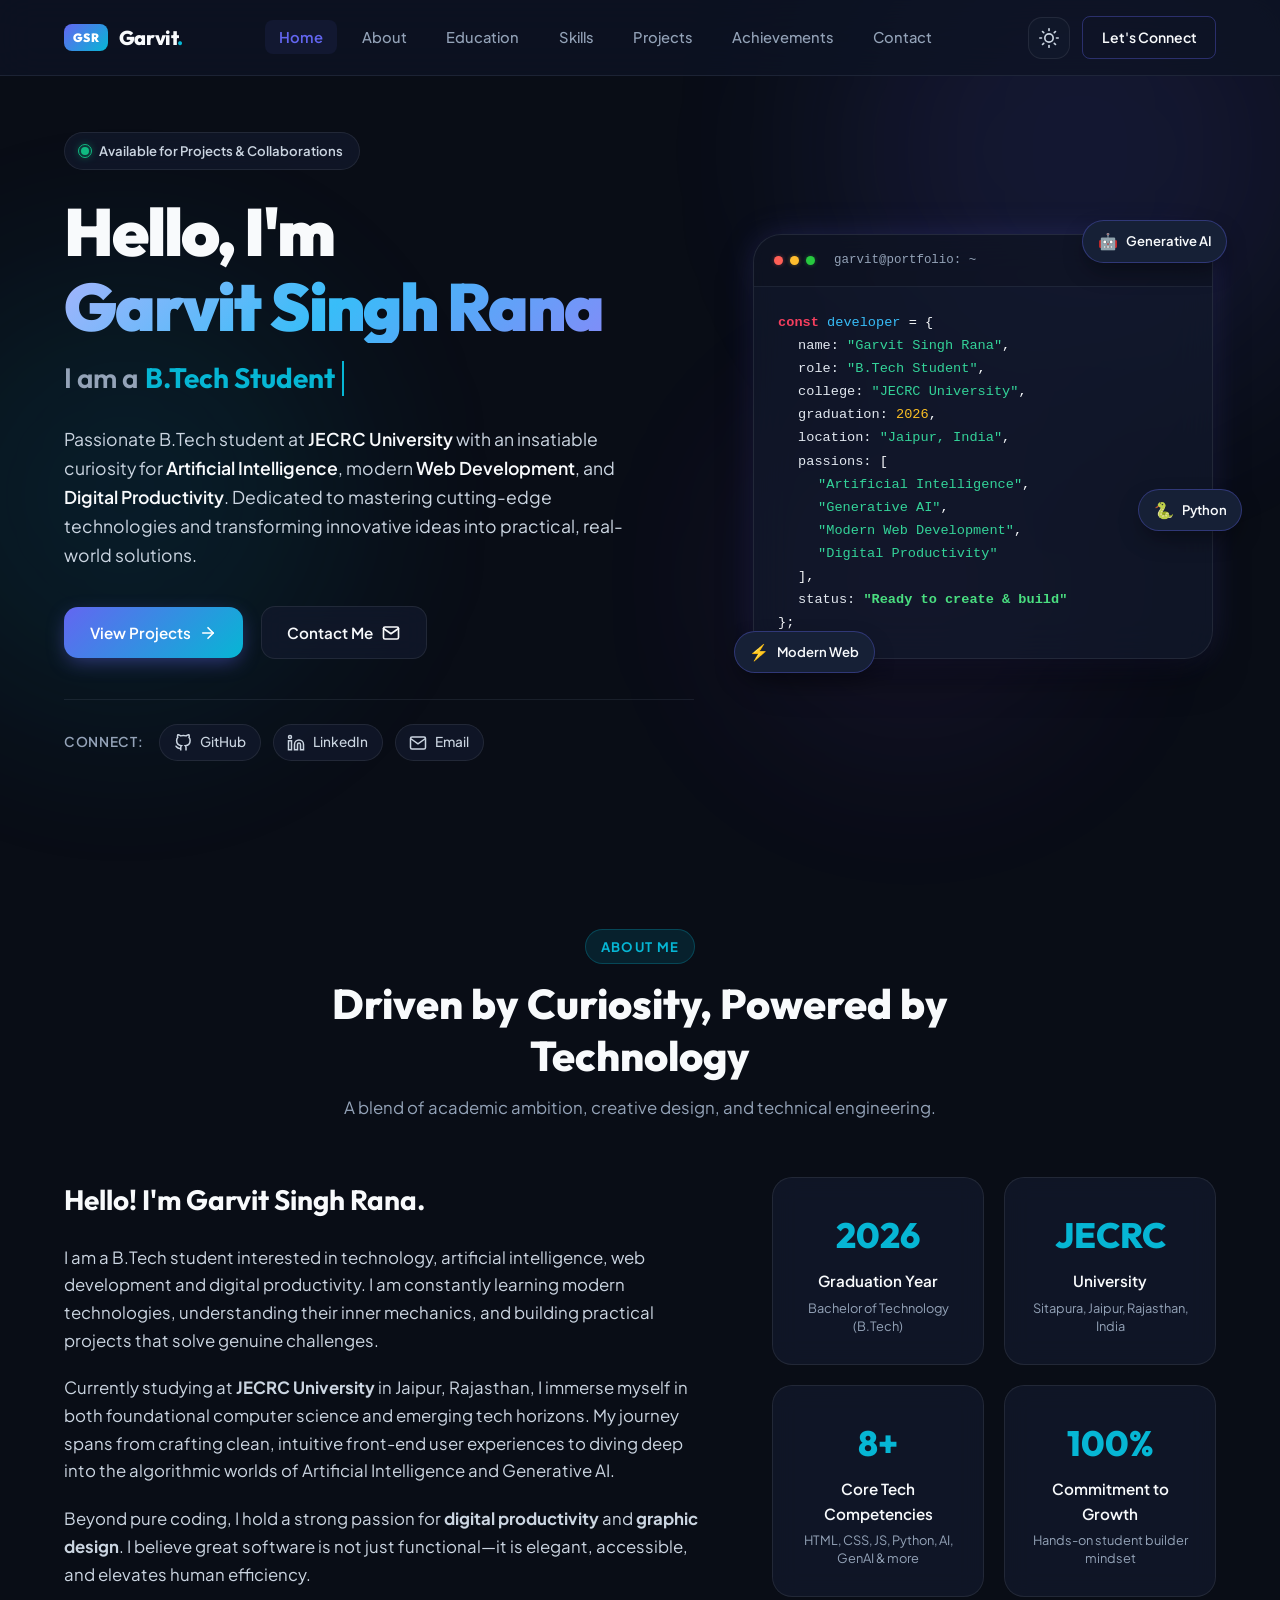
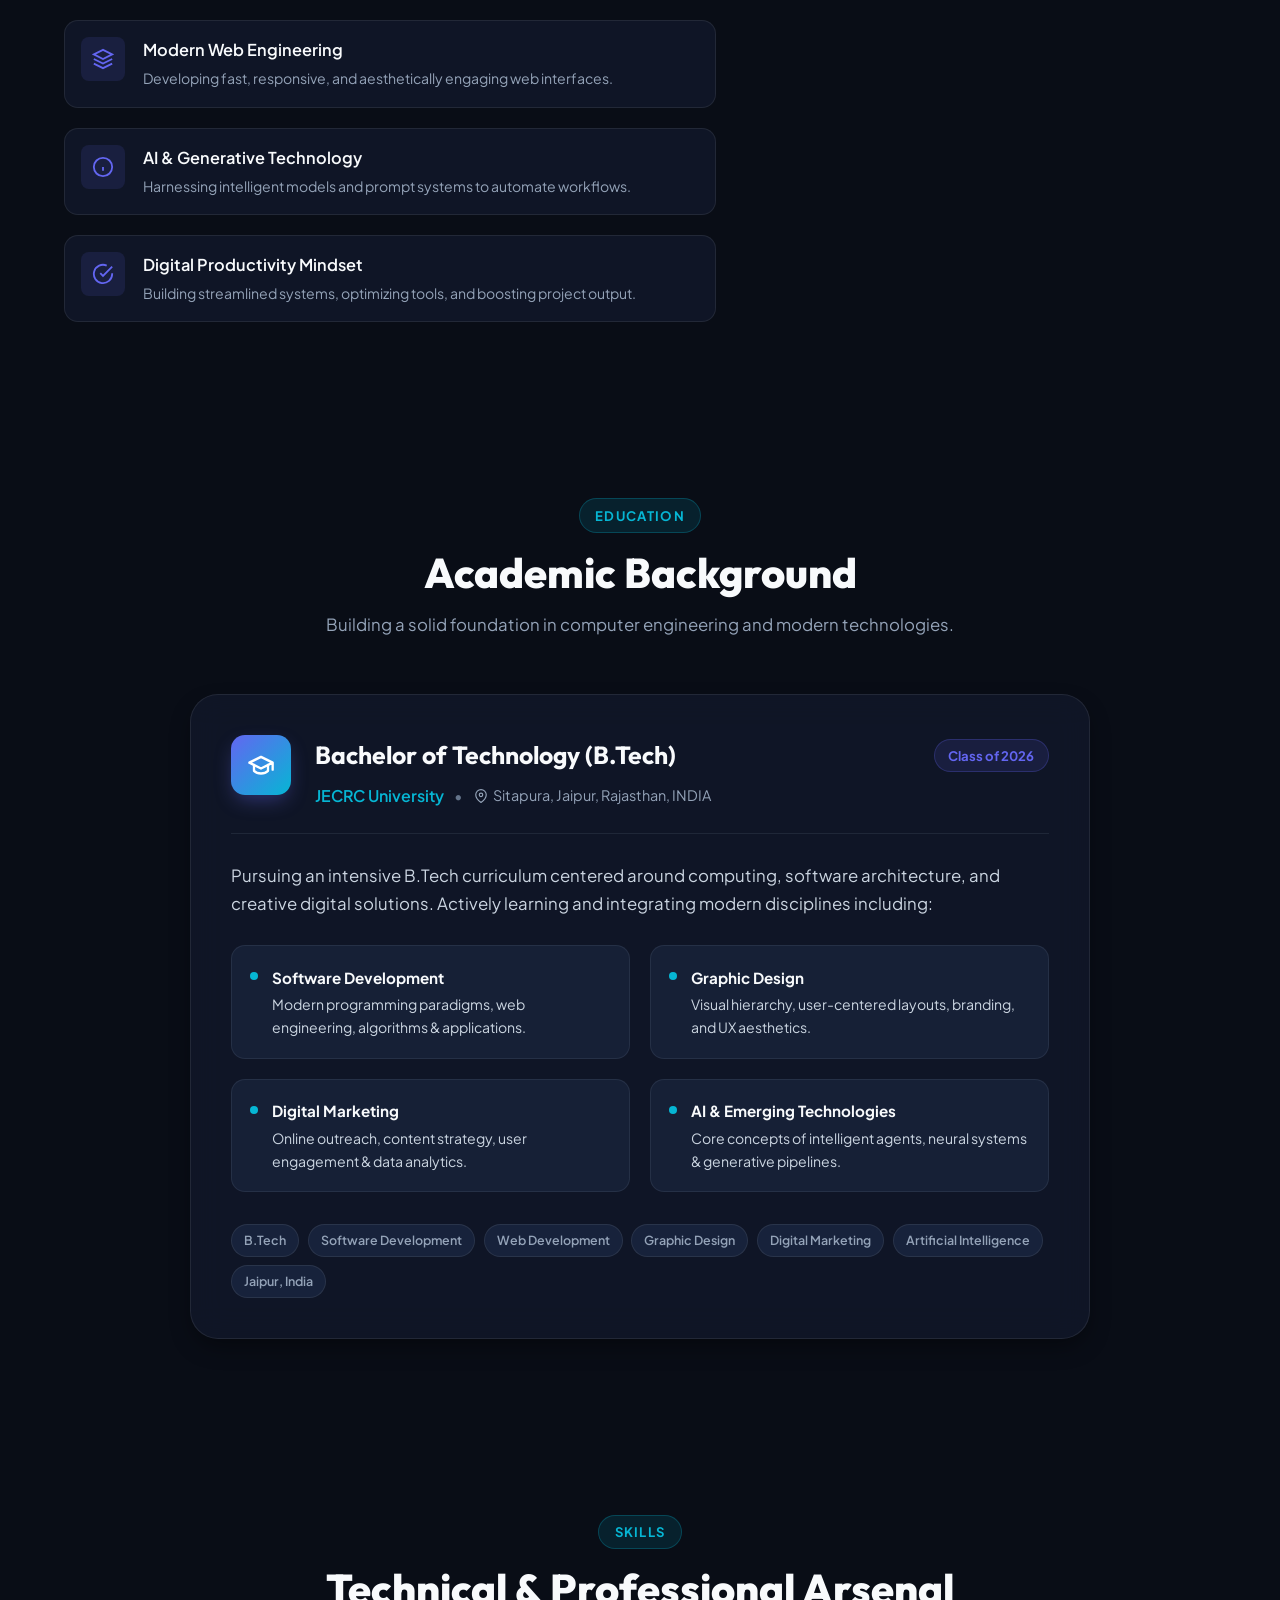
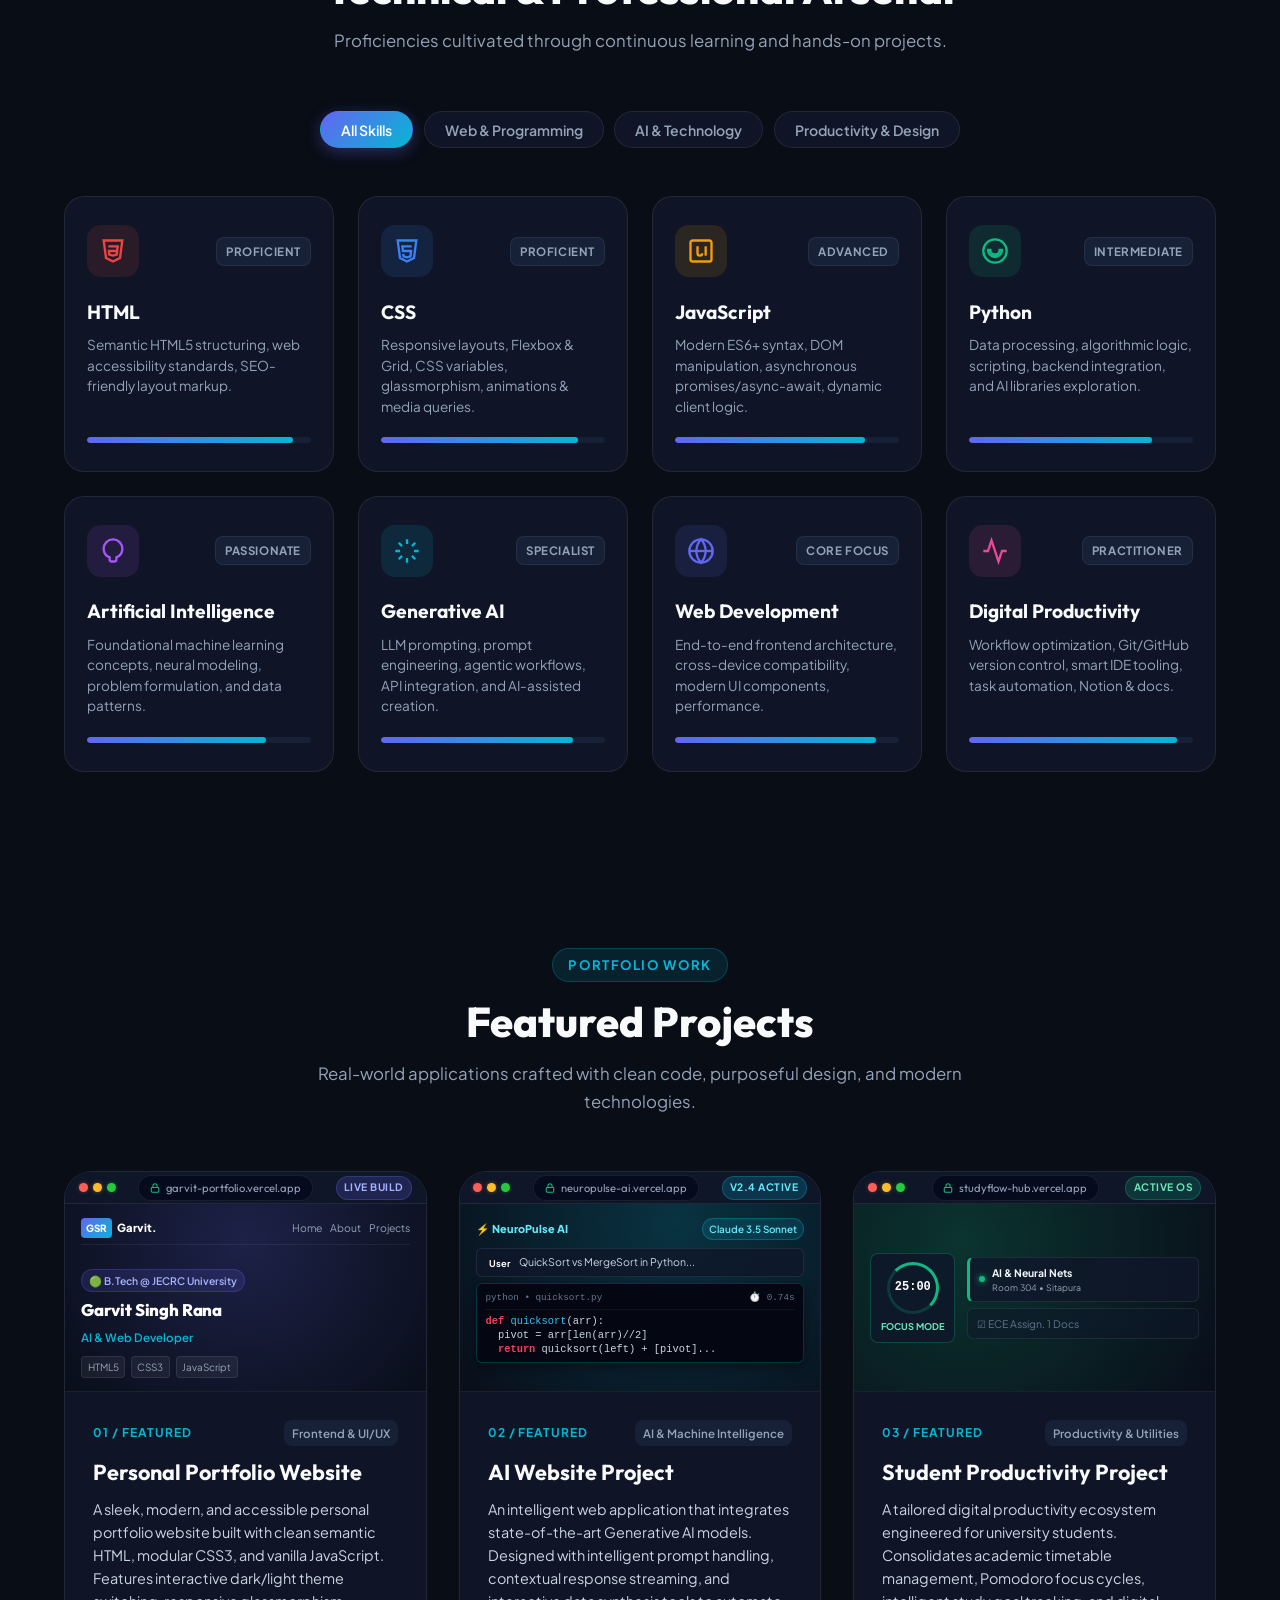
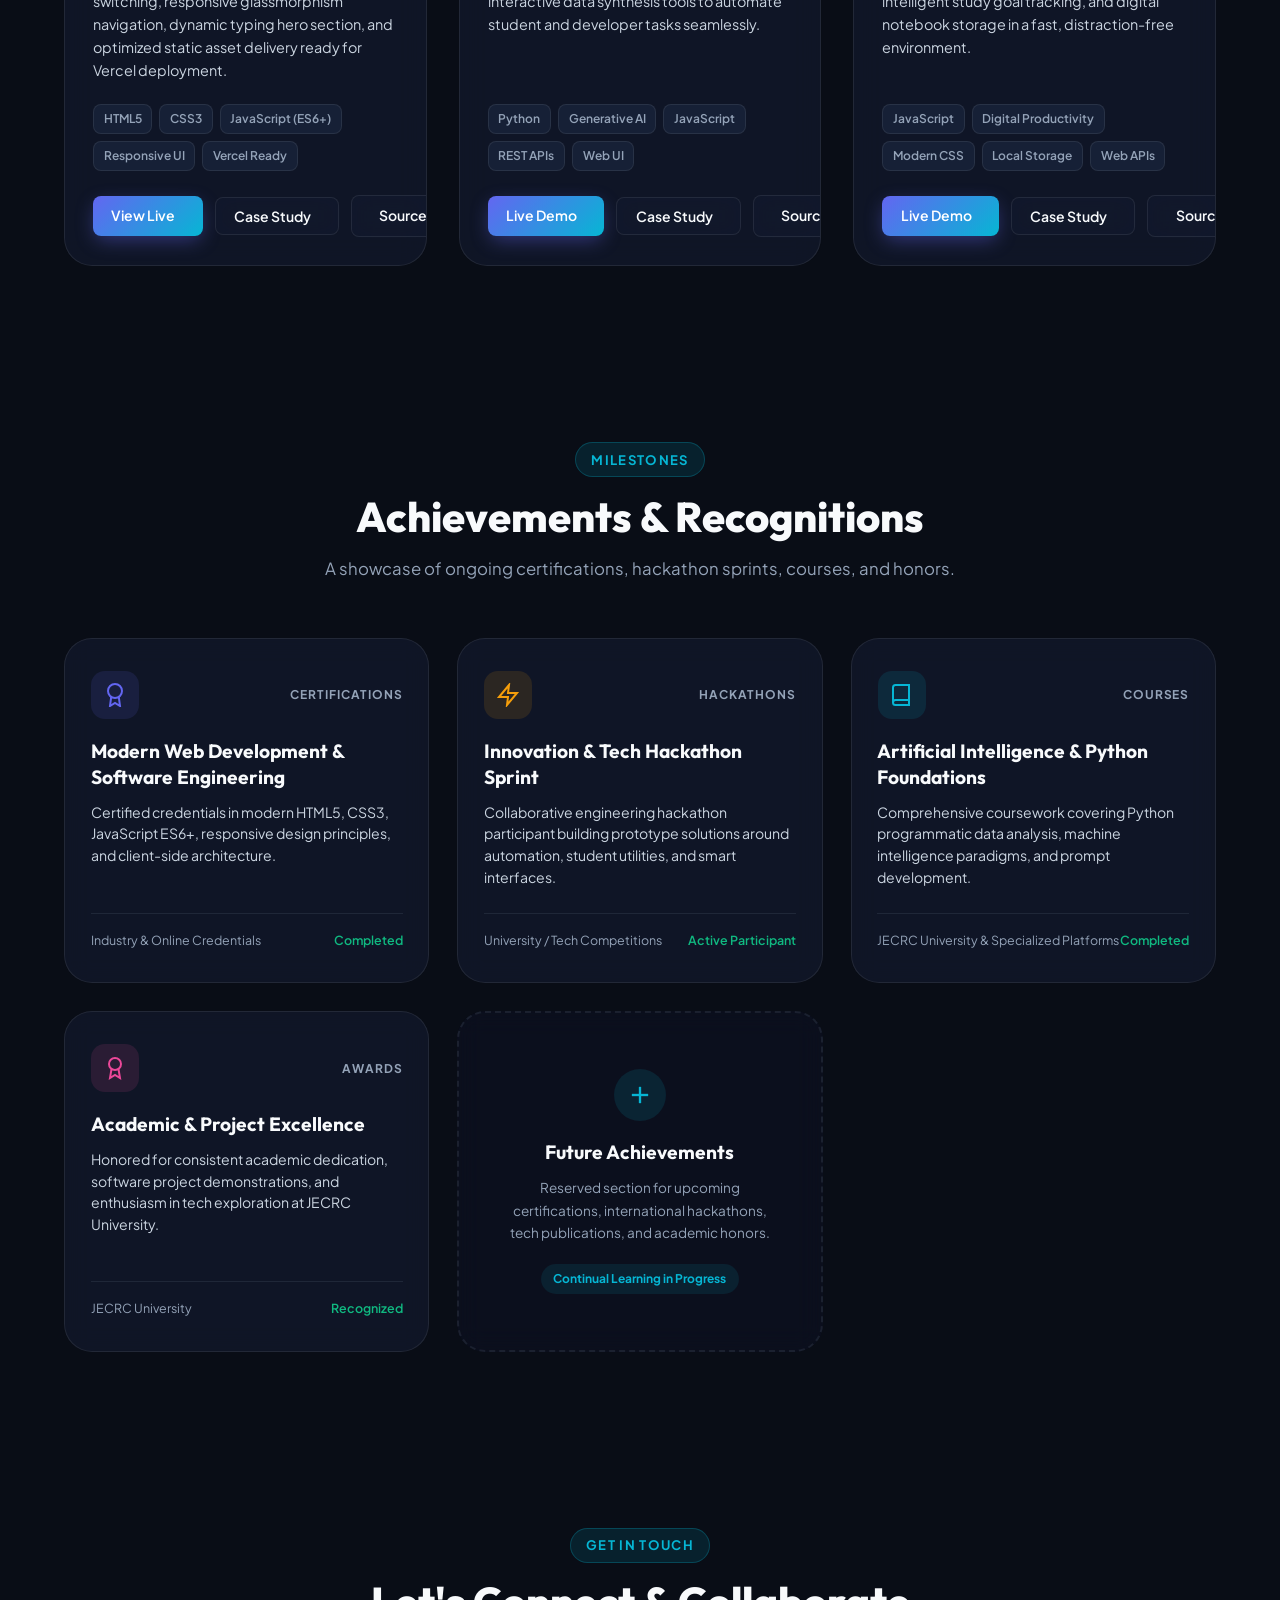
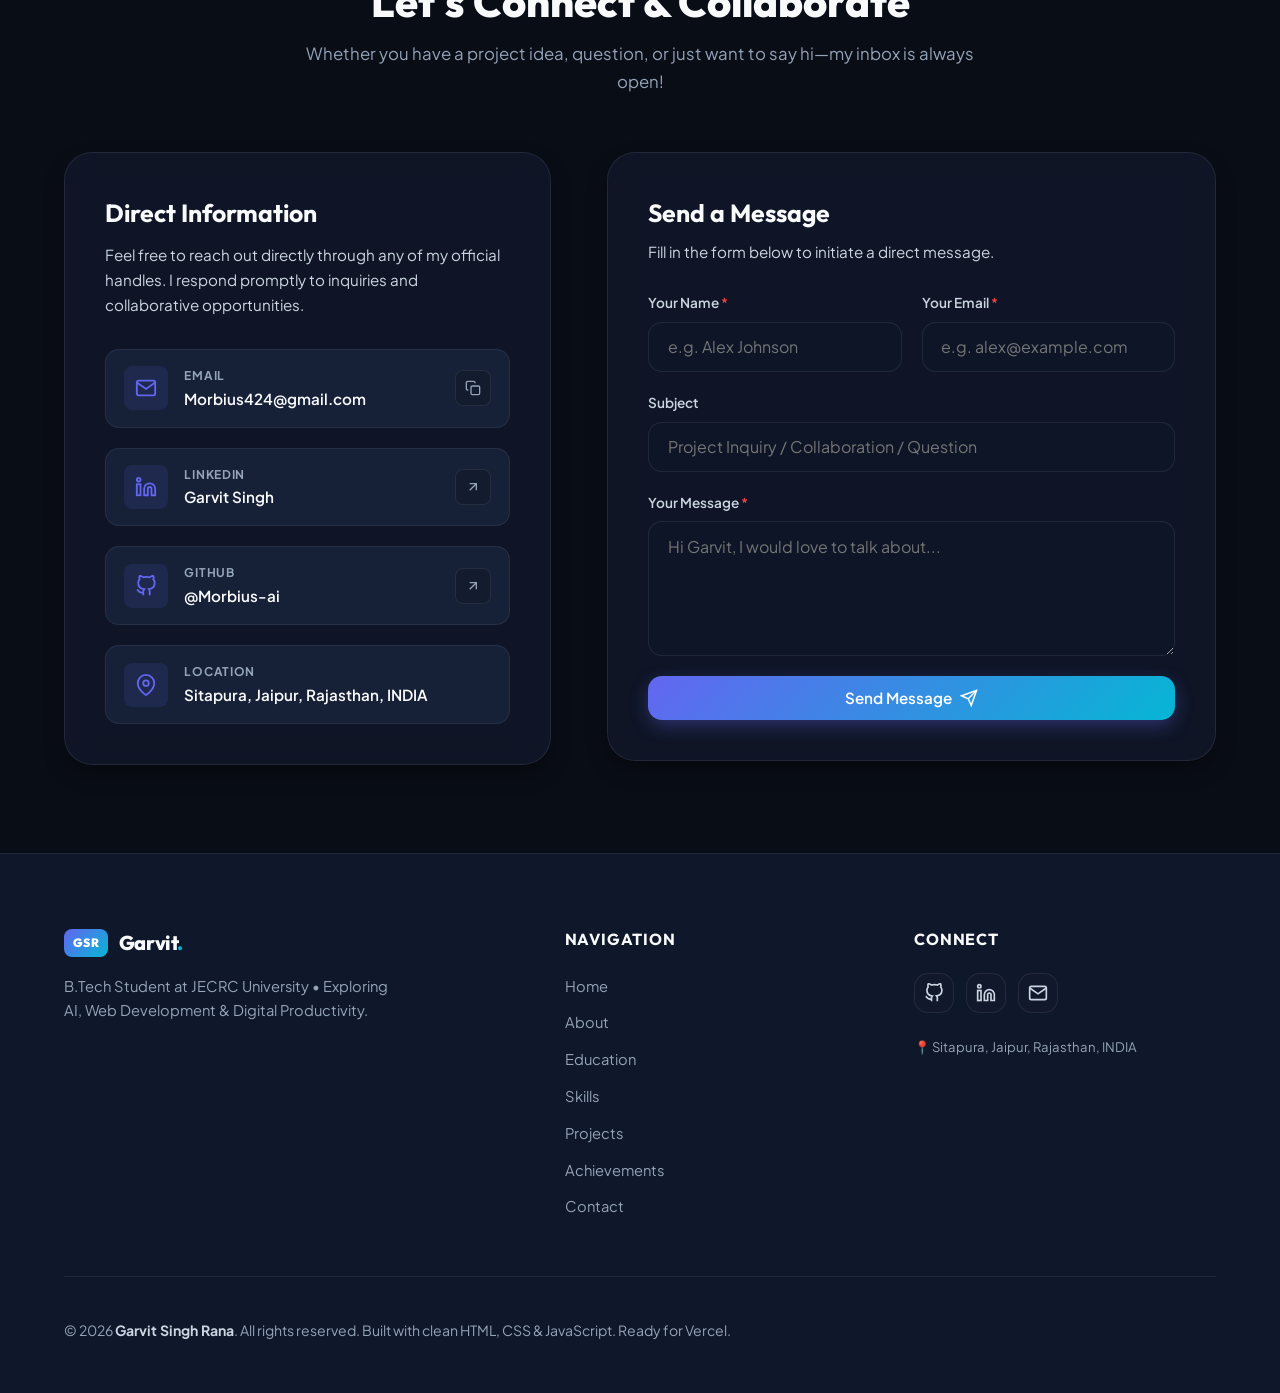
<file: index.html>
<!DOCTYPE html>
<html lang="en" data-theme="dark">
<head>
  <meta charset="UTF-8" />
  <meta name="viewport" content="width=device-width, initial-scale=1.0" />
  <meta http-equiv="X-UA-Compatible" content="ie=edge" />
  
  <title>Garvit Singh Rana | B.Tech Student & AI Enthusiast Portfolio</title>
  <meta name="description" content="Personal portfolio of Garvit Singh Rana - B.Tech Student at JECRC University, Jaipur. Exploring Artificial Intelligence, Web Development, and Digital Productivity." />
  <meta name="keywords" content="Garvit Singh Rana, Portfolio, B.Tech, JECRC University, Artificial Intelligence, Web Development, Python, JavaScript, Jaipur" />
  <meta name="author" content="Garvit Singh Rana" />

  <!-- Open Graph / Meta -->
  <meta property="og:type" content="website" />
  <meta property="og:title" content="Garvit Singh Rana | B.Tech Student & AI Enthusiast" />
  <meta property="og:description" content="Discover projects, skills, education, and achievements of Garvit Singh Rana, B.Tech Student at JECRC University." />

  <!-- Favicon (Inline SVG) -->
  <link rel="icon" type="image/svg+xml" href="data:image/svg+xml,<svg xmlns='http://www.w3.org/2000/svg' viewBox='0 0 100 100'><rect width='100' height='100' rx='25' fill='%236366f1'/><text x='50%' y='55%' dominant-baseline='central' text-anchor='middle' fill='white' font-family='sans-serif' font-weight='900' font-size='50'>G</text></svg>" />

  <!-- Google Fonts: Plus Jakarta Sans & Outfit -->
  <link rel="preconnect" href="https://fonts.googleapis.com" />
  <link rel="preconnect" href="https://fonts.gstatic.com" crossorigin />
  <link href="https://fonts.googleapis.com/css2?family=Outfit:wght@400;500;600;700;800;900&family=Plus+Jakarta+Sans:wght@300;400;500;600;700&display=swap" rel="stylesheet" />

  <!-- Stylesheet -->
  <link rel="stylesheet" href="./style.css" />
</head>
<body>
  <!-- Ambient background decoration -->
  <div class="ambient-glow glow-1" aria-hidden="true"></div>
  <div class="ambient-glow glow-2" aria-hidden="true"></div>
  <div class="ambient-glow glow-3" aria-hidden="true"></div>

  <!-- ==================== HEADER & NAVBAR ==================== -->
  <header class="site-header" id="header">
    <div class="container header-container">
      <a href="#home" class="brand-logo" aria-label="Garvit Singh Rana Home">
        <span class="logo-badge">GSR</span>
        <span class="logo-text">Garvit<span class="accent-dot">.</span></span>
      </a>

      <!-- Desktop Navigation Links -->
      <nav class="desktop-nav" aria-label="Main Navigation">
        <ul class="nav-links">
          <li><a href="#home" class="nav-link active">Home</a></li>
          <li><a href="#about" class="nav-link">About</a></li>
          <li><a href="#education" class="nav-link">Education</a></li>
          <li><a href="#skills" class="nav-link">Skills</a></li>
          <li><a href="#projects" class="nav-link">Projects</a></li>
          <li><a href="#achievements" class="nav-link">Achievements</a></li>
          <li><a href="#contact" class="nav-link">Contact</a></li>
        </ul>
      </nav>

      <!-- Nav Actions (Theme Toggle & CTA) -->
      <div class="nav-actions">
        <!-- Dark / Light Mode Toggle Button -->
        <button id="theme-toggle" class="icon-btn theme-toggle" aria-label="Toggle dark/light theme" title="Toggle theme">
          <svg class="sun-icon" xmlns="http://www.w3.org/2000/svg" width="20" height="20" viewBox="0 0 24 24" fill="none" stroke="currentColor" stroke-width="2" stroke-linecap="round" stroke-linejoin="round">
            <circle cx="12" cy="12" r="5"></circle>
            <line x1="12" y1="1" x2="12" y2="3"></line>
            <line x1="12" y1="21" x2="12" y2="23"></line>
            <line x1="4.22" y1="4.22" x2="5.64" y2="5.64"></line>
            <line x1="18.36" y1="18.36" x2="19.78" y2="19.78"></line>
            <line x1="1" y1="12" x2="3" y2="12"></line>
            <line x1="21" y1="12" x2="23" y2="12"></line>
            <line x1="4.22" y1="19.78" x2="5.64" y2="18.36"></line>
            <line x1="18.36" y1="5.64" x2="19.78" y2="4.22"></line>
          </svg>
          <svg class="moon-icon" xmlns="http://www.w3.org/2000/svg" width="20" height="20" viewBox="0 0 24 24" fill="none" stroke="currentColor" stroke-width="2" stroke-linecap="round" stroke-linejoin="round">
            <path d="M21 12.79A9 9 0 1 1 11.21 3 7 7 0 0 0 21 12.79z"></path>
          </svg>
        </button>

        <!-- Connect Button -->
        <a href="#contact" class="btn btn-outline btn-sm nav-cta">Let's Connect</a>

        <!-- Mobile Hamburger Button -->
        <button id="menu-toggle" class="icon-btn menu-toggle" aria-label="Open navigation menu" aria-expanded="false">
          <span class="hamburger-bar"></span>
          <span class="hamburger-bar"></span>
          <span class="hamburger-bar"></span>
        </button>
      </div>
    </div>

    <!-- Mobile Drawer Navigation -->
    <div id="mobile-nav" class="mobile-nav-drawer" aria-hidden="true">
      <div class="mobile-drawer-inner">
        <ul class="mobile-nav-links">
          <li><a href="#home" class="mobile-nav-link">Home</a></li>
          <li><a href="#about" class="mobile-nav-link">About</a></li>
          <li><a href="#education" class="mobile-nav-link">Education</a></li>
          <li><a href="#skills" class="mobile-nav-link">Skills</a></li>
          <li><a href="#projects" class="mobile-nav-link">Projects</a></li>
          <li><a href="#achievements" class="mobile-nav-link">Achievements</a></li>
          <li><a href="#contact" class="mobile-nav-link">Contact</a></li>
        </ul>
        <div class="mobile-drawer-footer">
          <a href="#contact" class="btn btn-primary btn-block">Get In Touch</a>
          <div class="mobile-socials">
            <a href="https://github.com/Morbius-ai" target="_blank" rel="noopener noreferrer" aria-label="GitHub">
              <svg width="20" height="20" viewBox="0 0 24 24" fill="none" stroke="currentColor" stroke-width="2"><path d="M9 19c-5 1.5-5-2.5-7-3m14 6v-3.87a3.37 3.37 0 0 0-.94-2.61c3.14-.35 6.44-1.54 6.44-7A5.44 5.44 0 0 0 20 4.77 5.07 5.07 0 0 0 19.91 1S18.73.65 16 2.48a13.38 13.38 0 0 0-7 0C6.27.65 5.09 1 5.09 1A5.07 5.07 0 0 0 5 4.77a5.44 5.44 0 0 0-1.5 3.78c0 5.42 3.3 6.61 6.44 7A3.37 3.37 0 0 0 9 18.13V22"></path></svg>
            </a>
            <a href="https://linkedin.com/in/" target="_blank" rel="noopener noreferrer" aria-label="LinkedIn">
              <svg width="20" height="20" viewBox="0 0 24 24" fill="none" stroke="currentColor" stroke-width="2"><path d="M16 8a6 6 0 0 1 6 6v7h-4v-7a2 2 0 0 0-2-2 2 2 0 0 0-2 2v7h-4v-7a6 6 0 0 1 6-6z"></path><rect x="2" y="9" width="4" height="12"></rect><circle cx="4" cy="4" r="2"></circle></svg>
            </a>
            <a href="mailto:Morbius424@gmail.com" aria-label="Email">
              <svg width="20" height="20" viewBox="0 0 24 24" fill="none" stroke="currentColor" stroke-width="2"><path d="M4 4h16c1.1 0 2 .9 2 2v12c0 1.1-.9 2-2 2H4c-1.1 0-2-.9-2-2V6c0-1.1.9-2 2-2z"></path><polyline points="22,6 12,13 2,6"></polyline></svg>
            </a>
          </div>
        </div>
      </div>
    </div>
  </header>

  <main>
    <!-- ==================== 1. HERO SECTION ==================== -->
    <section id="home" class="hero-section">
      <div class="container hero-container">
        <div class="hero-content">
          <!-- Availability Badge -->
          <div class="status-pill">
            <span class="status-indicator"></span>
            <span class="status-text">Available for Projects & Collaborations</span>
          </div>

          <!-- Name and Headline -->
          <h1 class="hero-title">
            Hello, I'm <br />
            <span class="gradient-text hero-name">Garvit Singh Rana</span>
          </h1>

          <!-- Dynamic Typing Role -->
          <div class="hero-role-wrapper">
            <span class="role-prefix">I am a</span>
            <span id="typed-text" class="typed-text">B.Tech Student</span>
            <span class="cursor">&nbsp;</span>
          </div>

          <!-- Professional Intro -->
          <p class="hero-description">
            Passionate B.Tech student at <strong>JECRC University</strong> with an insatiable curiosity for 
            <strong>Artificial Intelligence</strong>, modern <strong>Web Development</strong>, and <strong>Digital Productivity</strong>. 
            Dedicated to mastering cutting-edge technologies and transforming innovative ideas into practical, real-world solutions.
          </p>

          <!-- Action Buttons -->
          <div class="hero-cta-group">
            <a href="#projects" class="btn btn-primary">
              <span>View Projects</span>
              <svg class="btn-icon" width="18" height="18" viewBox="0 0 24 24" fill="none" stroke="currentColor" stroke-width="2.2" stroke-linecap="round" stroke-linejoin="round">
                <line x1="5" y1="12" x2="19" y2="12"></line>
                <polyline points="12 5 19 12 12 19"></polyline>
              </svg>
            </a>
            <a href="#contact" class="btn btn-glass">
              <span>Contact Me</span>
              <svg class="btn-icon" width="18" height="18" viewBox="0 0 24 24" fill="none" stroke="currentColor" stroke-width="2.2" stroke-linecap="round" stroke-linejoin="round">
                <path d="M4 4h16c1.1 0 2 .9 2 2v12c0 1.1-.9 2-2 2H4c-1.1 0-2-.9-2-2V6c0-1.1.9-2 2-2z"></path>
                <polyline points="22,6 12,13 2,6"></polyline>
              </svg>
            </a>
          </div>

          <!-- Social Quick Links & Info -->
          <div class="hero-social-strip">
            <span class="social-label">Connect:</span>
            <div class="social-links">
              <a href="https://github.com/Morbius-ai" target="_blank" rel="noopener noreferrer" class="social-pill" title="GitHub: Morbius-ai">
                <svg width="18" height="18" viewBox="0 0 24 24" fill="none" stroke="currentColor" stroke-width="2"><path d="M9 19c-5 1.5-5-2.5-7-3m14 6v-3.87a3.37 3.37 0 0 0-.94-2.61c3.14-.35 6.44-1.54 6.44-7A5.44 5.44 0 0 0 20 4.77 5.07 5.07 0 0 0 19.91 1S18.73.65 16 2.48a13.38 13.38 0 0 0-7 0C6.27.65 5.09 1 5.09 1A5.07 5.07 0 0 0 5 4.77a5.44 5.44 0 0 0-1.5 3.78c0 5.42 3.3 6.61 6.44 7A3.37 3.37 0 0 0 9 18.13V22"></path></svg>
                <span>GitHub</span>
              </a>
              <a href="https://linkedin.com/in/" target="_blank" rel="noopener noreferrer" class="social-pill" title="LinkedIn: Garvit Singh">
                <svg width="18" height="18" viewBox="0 0 24 24" fill="none" stroke="currentColor" stroke-width="2"><path d="M16 8a6 6 0 0 1 6 6v7h-4v-7a2 2 0 0 0-2-2 2 2 0 0 0-2 2v7h-4v-7a6 6 0 0 1 6-6z"></path><rect x="2" y="9" width="4" height="12"></rect><circle cx="4" cy="4" r="2"></circle></svg>
                <span>LinkedIn</span>
              </a>
              <a href="mailto:Morbius424@gmail.com" class="social-pill" title="Email: Morbius424@gmail.com">
                <svg width="18" height="18" viewBox="0 0 24 24" fill="none" stroke="currentColor" stroke-width="2"><path d="M4 4h16c1.1 0 2 .9 2 2v12c0 1.1-.9 2-2 2H4c-1.1 0-2-.9-2-2V6c0-1.1.9-2 2-2z"></path><polyline points="22,6 12,13 2,6"></polyline></svg>
                <span>Email</span>
              </a>
            </div>
          </div>
        </div>

        <!-- Interactive Hero Card Visual -->
        <div class="hero-visual">
          <div class="hero-card-glass">
            <!-- Terminal Header -->
            <div class="card-terminal-bar">
              <span class="dot dot-red"></span>
              <span class="dot dot-yellow"></span>
              <span class="dot dot-green"></span>
              <span class="terminal-title">garvit@portfolio: ~</span>
            </div>

            <!-- Terminal Profile Body -->
            <div class="card-terminal-body">
              <div class="code-line"><span class="code-keyword">const</span> <span class="code-var">developer</span> = {</div>
              <div class="code-line indent-1"><span class="code-prop">name:</span> <span class="code-str">"Garvit Singh Rana"</span>,</div>
              <div class="code-line indent-1"><span class="code-prop">role:</span> <span class="code-str">"B.Tech Student"</span>,</div>
              <div class="code-line indent-1"><span class="code-prop">college:</span> <span class="code-str">"JECRC University"</span>,</div>
              <div class="code-line indent-1"><span class="code-prop">graduation:</span> <span class="code-num">2026</span>,</div>
              <div class="code-line indent-1"><span class="code-prop">location:</span> <span class="code-str">"Jaipur, India"</span>,</div>
              <div class="code-line indent-1"><span class="code-prop">passions:</span> [</div>
              <div class="code-line indent-2"><span class="code-str">"Artificial Intelligence"</span>,</div>
              <div class="code-line indent-2"><span class="code-str">"Generative AI"</span>,</div>
              <div class="code-line indent-2"><span class="code-str">"Modern Web Development"</span>,</div>
              <div class="code-line indent-2"><span class="code-str">"Digital Productivity"</span></div>
              <div class="code-line indent-1">],</div>
              <div class="code-line indent-1"><span class="code-prop">status:</span> <span class="code-str highlight-green">"Ready to create & build"</span></div>
              <div class="code-line">};</div>
            </div>

            <!-- Floating Tech Badges -->
            <div class="floating-tech-badge badge-top-right">
              <span class="tech-icon-circle">🤖</span>
              <span>Generative AI</span>
            </div>
            <div class="floating-tech-badge badge-bottom-left">
              <span class="tech-icon-circle">⚡</span>
              <span>Modern Web</span>
            </div>
            <div class="floating-tech-badge badge-center-right">
              <span class="tech-icon-circle">🐍</span>
              <span>Python</span>
            </div>
          </div>
        </div>
      </div>
    </section>

    <!-- ==================== 2. ABOUT ME SECTION ==================== -->
    <section id="about" class="section about-section">
      <div class="container">
        <div class="section-header">
          <span class="section-tag">About Me</span>
          <h2 class="section-title">Driven by Curiosity, Powered by Technology</h2>
          <p class="section-subtitle">A blend of academic ambition, creative design, and technical engineering.</p>
        </div>

        <div class="about-grid">
          <!-- Text Story -->
          <div class="about-story">
            <h3 class="about-story-title">Hello! I'm Garvit Singh Rana.</h3>
            <p class="paragraph">
              I am a B.Tech student interested in technology, artificial intelligence, web development and digital productivity. 
              I am constantly learning modern technologies, understanding their inner mechanics, and building practical projects that solve genuine challenges.
            </p>
            <p class="paragraph">
              Currently studying at <strong>JECRC University</strong> in Jaipur, Rajasthan, I immerse myself in both foundational computer science and emerging tech horizons. 
              My journey spans from crafting clean, intuitive front-end user experiences to diving deep into the algorithmic worlds of Artificial Intelligence and Generative AI.
            </p>
            <p class="paragraph">
              Beyond pure coding, I hold a strong passion for <strong>digital productivity</strong> and <strong>graphic design</strong>. 
              I believe great software is not just functional—it is elegant, accessible, and elevates human efficiency.
            </p>

            <div class="about-key-highlights">
              <div class="highlight-item">
                <div class="highlight-icon">
                  <svg width="22" height="22" viewBox="0 0 24 24" fill="none" stroke="currentColor" stroke-width="2"><path d="M12 2L2 7l10 5 10-5-10-5zM2 17l10 5 10-5M2 12l10 5 10-5"></path></svg>
                </div>
                <div>
                  <h4 class="highlight-title">Modern Web Engineering</h4>
                  <p class="highlight-desc">Developing fast, responsive, and aesthetically engaging web interfaces.</p>
                </div>
              </div>
              <div class="highlight-item">
                <div class="highlight-icon">
                  <svg width="22" height="22" viewBox="0 0 24 24" fill="none" stroke="currentColor" stroke-width="2"><circle cx="12" cy="12" r="10"></circle><path d="M12 16v-4"></path><path d="M12 8h.01"></path></svg>
                </div>
                <div>
                  <h4 class="highlight-title">AI & Generative Technology</h4>
                  <p class="highlight-desc">Harnessing intelligent models and prompt systems to automate workflows.</p>
                </div>
              </div>
              <div class="highlight-item">
                <div class="highlight-icon">
                  <svg width="22" height="22" viewBox="0 0 24 24" fill="none" stroke="currentColor" stroke-width="2"><path d="M22 11.08V12a10 10 0 1 1-5.93-9.14"></path><polyline points="22 4 12 14.01 9 11.01"></polyline></svg>
                </div>
                <div>
                  <h4 class="highlight-title">Digital Productivity Mindset</h4>
                  <p class="highlight-desc">Building streamlined systems, optimizing tools, and boosting project output.</p>
                </div>
              </div>
            </div>
          </div>

          <!-- About Metric Cards -->
          <div class="about-cards-col">
            <div class="stat-card">
              <div class="stat-number">2026</div>
              <div class="stat-label">Graduation Year</div>
              <div class="stat-detail">Bachelor of Technology (B.Tech)</div>
            </div>
            <div class="stat-card">
              <div class="stat-number">JECRC</div>
              <div class="stat-label">University</div>
              <div class="stat-detail">Sitapura, Jaipur, Rajasthan, India</div>
            </div>
            <div class="stat-card">
              <div class="stat-number">8+</div>
              <div class="stat-label">Core Tech Competencies</div>
              <div class="stat-detail">HTML, CSS, JS, Python, AI, GenAI & more</div>
            </div>
            <div class="stat-card">
              <div class="stat-number">100%</div>
              <div class="stat-label">Commitment to Growth</div>
              <div class="stat-detail">Hands-on student builder mindset</div>
            </div>
          </div>
        </div>
      </div>
    </section>

    <!-- ==================== 3. EDUCATION SECTION ==================== -->
    <section id="education" class="section education-section">
      <div class="container">
        <div class="section-header">
          <span class="section-tag">Education</span>
          <h2 class="section-title">Academic Background</h2>
          <p class="section-subtitle">Building a solid foundation in computer engineering and modern technologies.</p>
        </div>

        <div class="education-timeline-wrapper">
          <!-- Main Education Card -->
          <div class="education-card">
            <div class="edu-card-header">
              <div class="edu-badge-icon">
                <svg width="28" height="28" viewBox="0 0 24 24" fill="none" stroke="currentColor" stroke-width="2" stroke-linecap="round" stroke-linejoin="round">
                  <path d="M22 10v6M2 10l10-5 10 5-10 5z"></path>
                  <path d="M6 12v5c3 3 9 3 12 0v-5"></path>
                </svg>
              </div>
              <div class="edu-heading-meta">
                <div class="edu-degree-row">
                  <h3 class="edu-degree">Bachelor of Technology (B.Tech)</h3>
                  <span class="edu-year-pill">Class of 2026</span>
                </div>
                <div class="edu-institution-row">
                  <span class="edu-university">JECRC University</span>
                  <span class="edu-divider">•</span>
                  <span class="edu-location">
                    <svg width="14" height="14" viewBox="0 0 24 24" fill="none" stroke="currentColor" stroke-width="2"><path d="M21 10c0 7-9 13-9 13s-9-6-9-13a9 9 0 0 1 18 0z"></path><circle cx="12" cy="10" r="3"></circle></svg>
                    Sitapura, Jaipur, Rajasthan, INDIA
                  </span>
                </div>
              </div>
            </div>

            <div class="edu-body">
              <p class="edu-description">
                Pursuing an intensive B.Tech curriculum centered around computing, software architecture, and creative digital solutions. 
                Actively learning and integrating modern disciplines including:
              </p>

              <!-- Highlighted Subject Pillars -->
              <div class="edu-pillars-grid">
                <div class="edu-pillar-pill">
                  <div class="pillar-bullet"></div>
                  <div>
                    <strong>Software Development</strong>
                    <span>Modern programming paradigms, web engineering, algorithms & applications.</span>
                  </div>
                </div>
                <div class="edu-pillar-pill">
                  <div class="pillar-bullet"></div>
                  <div>
                    <strong>Graphic Design</strong>
                    <span>Visual hierarchy, user-centered layouts, branding, and UX aesthetics.</span>
                  </div>
                </div>
                <div class="edu-pillar-pill">
                  <div class="pillar-bullet"></div>
                  <div>
                    <strong>Digital Marketing</strong>
                    <span>Online outreach, content strategy, user engagement & data analytics.</span>
                  </div>
                </div>
                <div class="edu-pillar-pill">
                  <div class="pillar-bullet"></div>
                  <div>
                    <strong>AI & Emerging Technologies</strong>
                    <span>Core concepts of intelligent agents, neural systems & generative pipelines.</span>
                  </div>
                </div>
              </div>

              <!-- Coursework tags -->
              <div class="edu-tags-wrapper">
                <span class="tag">B.Tech</span>
                <span class="tag">Software Development</span>
                <span class="tag">Web Development</span>
                <span class="tag">Graphic Design</span>
                <span class="tag">Digital Marketing</span>
                <span class="tag">Artificial Intelligence</span>
                <span class="tag">Jaipur, India</span>
              </div>
            </div>
          </div>
        </div>
      </div>
    </section>

    <!-- ==================== 4. SKILLS SECTION ==================== -->
    <section id="skills" class="section skills-section">
      <div class="container">
        <div class="section-header">
          <span class="section-tag">Skills</span>
          <h2 class="section-title">Technical & Professional Arsenal</h2>
          <p class="section-subtitle">Proficiencies cultivated through continuous learning and hands-on projects.</p>
        </div>

        <!-- Skill Category Filter Buttons -->
        <div class="skills-filter-tabs">
          <button class="filter-btn active" data-filter="all">All Skills</button>
          <button class="filter-btn" data-filter="web">Web & Programming</button>
          <button class="filter-btn" data-filter="ai">AI & Technology</button>
          <button class="filter-btn" data-filter="productivity">Productivity & Design</button>
        </div>

        <!-- Skills Grid -->
        <div class="skills-grid" id="skills-grid">
          <!-- Skill: HTML -->
          <div class="skill-card" data-category="web">
            <div class="skill-card-top">
              <div class="skill-icon-box color-html">
                <svg width="28" height="28" viewBox="0 0 24 24" fill="none" stroke="currentColor" stroke-width="2"><path d="M4 3h16l-2 15-6 3-6-3L4 3z"></path><path d="M8 8h8l-.5 4H8.5l.3 3 3.2.9 3.2-.9.3-2"></path></svg>
              </div>
              <span class="skill-level-badge">Proficient</span>
            </div>
            <h3 class="skill-name">HTML</h3>
            <p class="skill-desc">Semantic HTML5 structuring, web accessibility standards, SEO-friendly layout markup.</p>
            <div class="skill-progress-bar">
              <div class="progress-fill" style="width: 92%;"></div>
            </div>
          </div>

          <!-- Skill: CSS -->
          <div class="skill-card" data-category="web">
            <div class="skill-card-top">
              <div class="skill-icon-box color-css">
                <svg width="28" height="28" viewBox="0 0 24 24" fill="none" stroke="currentColor" stroke-width="2"><path d="M4 3h16l-2 15-6 3-6-3L4 3z"></path><path d="M16 8H8l.5 4h7l-.5 4.5-3 .9-3-.9-.2-2"></path></svg>
              </div>
              <span class="skill-level-badge">Proficient</span>
            </div>
            <h3 class="skill-name">CSS</h3>
            <p class="skill-desc">Responsive layouts, Flexbox & Grid, CSS variables, glassmorphism, animations & media queries.</p>
            <div class="skill-progress-bar">
              <div class="progress-fill" style="width: 88%;"></div>
            </div>
          </div>

          <!-- Skill: JavaScript -->
          <div class="skill-card" data-category="web">
            <div class="skill-card-top">
              <div class="skill-icon-box color-js">
                <svg width="28" height="28" viewBox="0 0 24 24" fill="none" stroke="currentColor" stroke-width="2"><rect x="3" y="3" width="18" height="18" rx="2"></rect><path d="M9 8v6a2 2 0 0 0 4 0"></path><path d="M16 8v8"></path></svg>
              </div>
              <span class="skill-level-badge">Advanced</span>
            </div>
            <h3 class="skill-name">JavaScript</h3>
            <p class="skill-desc">Modern ES6+ syntax, DOM manipulation, asynchronous promises/async-await, dynamic client logic.</p>
            <div class="skill-progress-bar">
              <div class="progress-fill" style="width: 85%;"></div>
            </div>
          </div>

          <!-- Skill: Python -->
          <div class="skill-card" data-category="ai">
            <div class="skill-card-top">
              <div class="skill-icon-box color-python">
                <svg width="28" height="28" viewBox="0 0 24 24" fill="none" stroke="currentColor" stroke-width="2"><path d="M12 2C6.48 2 2 6.48 2 12s4.48 10 10 10 10-4.48 10-10S17.52 2 12 2zm1 14.93V17h-2v-.07c-2.83-.48-5-2.94-5-5.93h2c0 2.21 1.79 4 4 4s4-1.79 4-4h2c0 2.99-2.17 5.45-5 5.93z"></path></svg>
              </div>
              <span class="skill-level-badge">Intermediate</span>
            </div>
            <h3 class="skill-name">Python</h3>
            <p class="skill-desc">Data processing, algorithmic logic, scripting, backend integration, and AI libraries exploration.</p>
            <div class="skill-progress-bar">
              <div class="progress-fill" style="width: 82%;"></div>
            </div>
          </div>

          <!-- Skill: Artificial Intelligence -->
          <div class="skill-card" data-category="ai">
            <div class="skill-card-top">
              <div class="skill-icon-box color-ai">
                <svg width="28" height="28" viewBox="0 0 24 24" fill="none" stroke="currentColor" stroke-width="2"><path d="M12 2a8 8 0 0 0-8 8c0 3.37 2.1 6.26 5.09 7.42V19a2 2 0 0 0 2 2h1.82a2 2 0 0 0 2-2v-1.58C17.9 16.26 20 13.37 20 10a8 8 0 0 0-8-8z"></path><line x1="9" y1="9" x2="9.01" y2="9"></line><line x1="15" y1="9" x2="15.01" y2="9"></line></svg>
              </div>
              <span class="skill-level-badge">Passionate</span>
            </div>
            <h3 class="skill-name">Artificial Intelligence</h3>
            <p class="skill-desc">Foundational machine learning concepts, neural modeling, problem formulation, and data patterns.</p>
            <div class="skill-progress-bar">
              <div class="progress-fill" style="width: 80%;"></div>
            </div>
          </div>

          <!-- Skill: Generative AI -->
          <div class="skill-card" data-category="ai">
            <div class="skill-card-top">
              <div class="skill-icon-box color-genai">
                <svg width="28" height="28" viewBox="0 0 24 24" fill="none" stroke="currentColor" stroke-width="2"><path d="M12 2v4M12 18v4M4.93 4.93l2.83 2.83M16.24 16.24l2.83 2.83M2 12h4M18 12h4M4.93 19.07l2.83-2.83M16.24 7.76l2.83-2.83"></path></svg>
              </div>
              <span class="skill-level-badge">Specialist</span>
            </div>
            <h3 class="skill-name">Generative AI</h3>
            <p class="skill-desc">LLM prompting, prompt engineering, agentic workflows, API integration, and AI-assisted creation.</p>
            <div class="skill-progress-bar">
              <div class="progress-fill" style="width: 86%;"></div>
            </div>
          </div>

          <!-- Skill: Web Development -->
          <div class="skill-card" data-category="web">
            <div class="skill-card-top">
              <div class="skill-icon-box color-web">
                <svg width="28" height="28" viewBox="0 0 24 24" fill="none" stroke="currentColor" stroke-width="2"><circle cx="12" cy="12" r="10"></circle><line x1="2" y1="12" x2="22" y2="12"></line><path d="M12 2a15.3 15.3 0 0 1 4 10 15.3 15.3 0 0 1-4 10 15.3 15.3 0 0 1-4-10 15.3 15.3 0 0 1 4-10z"></path></svg>
              </div>
              <span class="skill-level-badge">Core Focus</span>
            </div>
            <h3 class="skill-name">Web Development</h3>
            <p class="skill-desc">End-to-end frontend architecture, cross-device compatibility, modern UI components, performance.</p>
            <div class="skill-progress-bar">
              <div class="progress-fill" style="width: 90%;"></div>
            </div>
          </div>

          <!-- Skill: Digital Productivity -->
          <div class="skill-card" data-category="productivity">
            <div class="skill-card-top">
              <div class="skill-icon-box color-productivity">
                <svg width="28" height="28" viewBox="0 0 24 24" fill="none" stroke="currentColor" stroke-width="2"><polyline points="22 12 18 12 15 21 9 3 6 12 2 12"></polyline></svg>
              </div>
              <span class="skill-level-badge">Practitioner</span>
            </div>
            <h3 class="skill-name">Digital Productivity</h3>
            <p class="skill-desc">Workflow optimization, Git/GitHub version control, smart IDE tooling, task automation, Notion & docs.</p>
            <div class="skill-progress-bar">
              <div class="progress-fill" style="width: 93%;"></div>
            </div>
          </div>
        </div>
      </div>
    </section>

    <!-- ==================== 5. PROJECTS SECTION ==================== -->
    <section id="projects" class="section projects-section">
      <div class="container">
        <div class="section-header">
          <span class="section-tag">Portfolio Work</span>
          <h2 class="section-title">Featured Projects</h2>
          <p class="section-subtitle">Real-world applications crafted with clean code, purposeful design, and modern technologies.</p>
        </div>

        <div class="projects-grid">
          <!-- Project 1: Personal Portfolio Website -->
          <article class="project-card">
            <div class="project-media">
              <div class="browser-mockup theme-portfolio">
                <div class="browser-bar">
                  <div class="browser-dots">
                    <span class="dot dot-red"></span>
                    <span class="dot dot-yellow"></span>
                    <span class="dot dot-green"></span>
                  </div>
                  <div class="browser-address">
                    <svg class="lock-icon" width="10" height="10" viewBox="0 0 24 24" fill="none" stroke="currentColor" stroke-width="2.5"><rect x="3" y="11" width="18" height="11" rx="2" ry="2"></rect><path d="M7 11V7a5 5 0 0 1 10 0v4"></path></svg>
                    <span>garvit-portfolio.vercel.app</span>
                  </div>
                  <span class="browser-status-badge">Live Build</span>
                </div>
                <div class="browser-viewport viewport-portfolio">
                  <div class="mockup-nav">
                    <div class="mockup-brand"><span class="brand-sq">GSR</span> Garvit.</div>
                    <div class="mockup-links"><span>Home</span><span>About</span><span>Projects</span></div>
                  </div>
                  <div class="mockup-hero">
                    <div class="mockup-pill">🟢 B.Tech @ JECRC University</div>
                    <div class="mockup-title">Garvit Singh Rana</div>
                    <div class="mockup-role">AI & Web Developer</div>
                    <div class="mockup-tags">
                      <span class="m-tag">HTML5</span>
                      <span class="m-tag">CSS3</span>
                      <span class="m-tag">JavaScript</span>
                    </div>
                  </div>
                </div>
              </div>
            </div>
            <div class="project-body">
              <div class="project-meta-top">
                <span class="project-index">01 / FEATURED</span>
                <span class="project-tag-pill">Frontend & UI/UX</span>
              </div>
              <h3 class="project-title">Personal Portfolio Website</h3>
              <p class="project-description">
                A sleek, modern, and accessible personal portfolio website built with clean semantic HTML, modular CSS3, and vanilla JavaScript. 
                Features interactive dark/light theme switching, responsive glassmorphism navigation, dynamic typing hero section, and optimized static asset delivery ready for Vercel deployment.
              </p>
              <div class="project-tech-stack">
                <span class="tech-tag">HTML5</span>
                <span class="tech-tag">CSS3</span>
                <span class="tech-tag">JavaScript (ES6+)</span>
                <span class="tech-tag">Responsive UI</span>
                <span class="tech-tag">Vercel Ready</span>
              </div>
              <div class="project-actions">
                <a href="#home" class="btn btn-primary btn-sm">
                  <span>View Live</span>
                  <svg width="15" height="15" viewBox="0 0 24 24" fill="none" stroke="currentColor" stroke-width="2"><polyline points="18 15 12 9 6 15"></polyline></svg>
                </a>
                <button class="btn btn-glass btn-sm project-modal-trigger" data-project="portfolio-project">
                  <span>Case Study</span>
                  <svg width="15" height="15" viewBox="0 0 24 24" fill="none" stroke="currentColor" stroke-width="2"><circle cx="12" cy="12" r="10"></circle><line x1="12" y1="16" x2="12" y2="12"></line><line x1="12" y1="8" x2="12.01" y2="8"></line></svg>
                </button>
                <a href="https://github.com/Morbius-ai" target="_blank" rel="noopener noreferrer" class="btn btn-glass btn-sm" title="View Source Code on GitHub">
                  <svg width="16" height="16" viewBox="0 0 24 24" fill="none" stroke="currentColor" stroke-width="2"><path d="M9 19c-5 1.5-5-2.5-7-3m14 6v-3.87a3.37 3.37 0 0 0-.94-2.61c3.14-.35 6.44-1.54 6.44-7A5.44 5.44 0 0 0 20 4.77 5.07 5.07 0 0 0 19.91 1S18.73.65 16 2.48a13.38 13.38 0 0 0-7 0C6.27.65 5.09 1 5.09 1A5.07 5.07 0 0 0 5 4.77a5.44 5.44 0 0 0-1.5 3.78c0 5.42 3.3 6.61 6.44 7A3.37 3.37 0 0 0 9 18.13V22"></path></svg>
                  <span>Source Code</span>
                </a>
              </div>
            </div>
          </article>

          <!-- Project 2: AI Website Project -->
          <article class="project-card">
            <div class="project-media">
              <div class="browser-mockup theme-ai">
                <div class="browser-bar">
                  <div class="browser-dots">
                    <span class="dot dot-red"></span>
                    <span class="dot dot-yellow"></span>
                    <span class="dot dot-green"></span>
                  </div>
                  <div class="browser-address">
                    <svg class="lock-icon" width="10" height="10" viewBox="0 0 24 24" fill="none" stroke="currentColor" stroke-width="2.5"><rect x="3" y="11" width="18" height="11" rx="2" ry="2"></rect><path d="M7 11V7a5 5 0 0 1 10 0v4"></path></svg>
                    <span>neuropulse-ai.vercel.app</span>
                  </div>
                  <span class="browser-status-badge badge-ai">v2.4 Active</span>
                </div>
                <div class="browser-viewport viewport-ai">
                  <div class="mockup-nav-ai">
                    <div class="ai-brand-pill">⚡ NeuroPulse AI</div>
                    <div class="ai-model-tag">Claude 3.5 Sonnet</div>
                  </div>
                  <div class="mockup-ai-body">
                    <div class="mockup-prompt-chip">
                      <span class="user-chip">User</span> QuickSort vs MergeSort in Python...
                    </div>
                    <div class="mockup-code-card">
                      <div class="code-bar"><span>python • quicksort.py</span><span>⏱️ 0.74s</span></div>
                      <div class="code-lines">
                        <span class="c-kw">def</span> <span class="c-fn">quicksort</span>(arr):<br/>
                        &nbsp;&nbsp;pivot = arr[len(arr)//2]<br/>
                        &nbsp;&nbsp;<span class="c-kw">return</span> quicksort(left) + [pivot]...
                      </div>
                    </div>
                  </div>
                </div>
              </div>
            </div>
            <div class="project-body">
              <div class="project-meta-top">
                <span class="project-index">02 / FEATURED</span>
                <span class="project-tag-pill">AI & Machine Intelligence</span>
              </div>
              <h3 class="project-title">AI Website Project</h3>
              <p class="project-description">
                An intelligent web application that integrates state-of-the-art Generative AI models. 
                Designed with intelligent prompt handling, contextual response streaming, and interactive data synthesis tools to automate student and developer tasks seamlessly.
              </p>
              <div class="project-tech-stack">
                <span class="tech-tag">Python</span>
                <span class="tech-tag">Generative AI</span>
                <span class="tech-tag">JavaScript</span>
                <span class="tech-tag">REST APIs</span>
                <span class="tech-tag">Web UI</span>
              </div>
              <div class="project-actions">
                <a href="./ai-website.html" target="_blank" class="btn btn-primary btn-sm">
                  <span>Live Demo</span>
                  <svg width="15" height="15" viewBox="0 0 24 24" fill="none" stroke="currentColor" stroke-width="2"><line x1="7" y1="17" x2="17" y2="7"></line><polyline points="7 7 17 7 17 17"></polyline></svg>
                </a>
                <button class="btn btn-glass btn-sm project-modal-trigger" data-project="ai-project">
                  <span>Case Study</span>
                  <svg width="15" height="15" viewBox="0 0 24 24" fill="none" stroke="currentColor" stroke-width="2"><circle cx="12" cy="12" r="10"></circle><line x1="12" y1="16" x2="12" y2="12"></line><line x1="12" y1="8" x2="12.01" y2="8"></line></svg>
                </button>
                <a href="https://github.com/Morbius-ai" target="_blank" rel="noopener noreferrer" class="btn btn-glass btn-sm" title="View Source Code on GitHub">
                  <svg width="16" height="16" viewBox="0 0 24 24" fill="none" stroke="currentColor" stroke-width="2"><path d="M9 19c-5 1.5-5-2.5-7-3m14 6v-3.87a3.37 3.37 0 0 0-.94-2.61c3.14-.35 6.44-1.54 6.44-7A5.44 5.44 0 0 0 20 4.77 5.07 5.07 0 0 0 19.91 1S18.73.65 16 2.48a13.38 13.38 0 0 0-7 0C6.27.65 5.09 1 5.09 1A5.07 5.07 0 0 0 5 4.77a5.44 5.44 0 0 0-1.5 3.78c0 5.42 3.3 6.61 6.44 7A3.37 3.37 0 0 0 9 18.13V22"></path></svg>
                  <span>Source Code</span>
                </a>
              </div>
            </div>
          </article>

          <!-- Project 3: Student Productivity Project -->
          <article class="project-card">
            <div class="project-media">
              <div class="browser-mockup theme-productivity">
                <div class="browser-bar">
                  <div class="browser-dots">
                    <span class="dot dot-red"></span>
                    <span class="dot dot-yellow"></span>
                    <span class="dot dot-green"></span>
                  </div>
                  <div class="browser-address">
                    <svg class="lock-icon" width="10" height="10" viewBox="0 0 24 24" fill="none" stroke="currentColor" stroke-width="2.5"><rect x="3" y="11" width="18" height="11" rx="2" ry="2"></rect><path d="M7 11V7a5 5 0 0 1 10 0v4"></path></svg>
                    <span>studyflow-hub.vercel.app</span>
                  </div>
                  <span class="browser-status-badge badge-prod">Active OS</span>
                </div>
                <div class="browser-viewport viewport-productivity">
                  <div class="mockup-prod-grid">
                    <div class="prod-left-card">
                      <div class="pomo-ring-mini">
                        <span class="pomo-time">25:00</span>
                      </div>
                      <span class="pomo-label">Focus Mode</span>
                    </div>
                    <div class="prod-right-card">
                      <div class="prod-item-row active-class">
                        <span class="prod-dot-live"></span>
                        <div class="prod-text">
                          <strong>AI & Neural Nets</strong>
                          <small>Room 304 • Sitapura</small>
                        </div>
                      </div>
                      <div class="prod-item-row task-done">
                        <span>☑ ECE Assign. 1 Docs</span>
                      </div>
                    </div>
                  </div>
                </div>
              </div>
            </div>
            <div class="project-body">
              <div class="project-meta-top">
                <span class="project-index">03 / FEATURED</span>
                <span class="project-tag-pill">Productivity & Utilities</span>
              </div>
              <h3 class="project-title">Student Productivity Project</h3>
              <p class="project-description">
                A tailored digital productivity ecosystem engineered for university students. 
                Consolidates academic timetable management, Pomodoro focus cycles, intelligent study goal tracking, and digital notebook storage in a fast, distraction-free environment.
              </p>
              <div class="project-tech-stack">
                <span class="tech-tag">JavaScript</span>
                <span class="tech-tag">Digital Productivity</span>
                <span class="tech-tag">Modern CSS</span>
                <span class="tech-tag">Local Storage</span>
                <span class="tech-tag">Web APIs</span>
              </div>
              <div class="project-actions">
                <a href="./student-productivity.html" target="_blank" class="btn btn-primary btn-sm">
                  <span>Live Demo</span>
                  <svg width="15" height="15" viewBox="0 0 24 24" fill="none" stroke="currentColor" stroke-width="2"><line x1="7" y1="17" x2="17" y2="7"></line><polyline points="7 7 17 7 17 17"></polyline></svg>
                </a>
                <button class="btn btn-glass btn-sm project-modal-trigger" data-project="productivity-project">
                  <span>Case Study</span>
                  <svg width="15" height="15" viewBox="0 0 24 24" fill="none" stroke="currentColor" stroke-width="2"><circle cx="12" cy="12" r="10"></circle><line x1="12" y1="16" x2="12" y2="12"></line><line x1="12" y1="8" x2="12.01" y2="8"></line></svg>
                </button>
                <a href="https://github.com/Morbius-ai" target="_blank" rel="noopener noreferrer" class="btn btn-glass btn-sm" title="View Source Code on GitHub">
                  <svg width="16" height="16" viewBox="0 0 24 24" fill="none" stroke="currentColor" stroke-width="2"><path d="M9 19c-5 1.5-5-2.5-7-3m14 6v-3.87a3.37 3.37 0 0 0-.94-2.61c3.14-.35 6.44-1.54 6.44-7A5.44 5.44 0 0 0 20 4.77 5.07 5.07 0 0 0 19.91 1S18.73.65 16 2.48a13.38 13.38 0 0 0-7 0C6.27.65 5.09 1 5.09 1A5.07 5.07 0 0 0 5 4.77a5.44 5.44 0 0 0-1.5 3.78c0 5.42 3.3 6.61 6.44 7A3.37 3.37 0 0 0 9 18.13V22"></path></svg>
                  <span>Source Code</span>
                </a>
              </div>
            </div>
          </article>
        </div>
      </div>
    </section>

    <!-- ==================== 6. ACHIEVEMENTS SECTION ==================== -->
    <section id="achievements" class="section achievements-section">
      <div class="container">
        <div class="section-header">
          <span class="section-tag">Milestones</span>
          <h2 class="section-title">Achievements & Recognitions</h2>
          <p class="section-subtitle">A showcase of ongoing certifications, hackathon sprints, courses, and honors.</p>
        </div>

        <div class="achievements-grid">
          <!-- Certifications Card -->
          <div class="achievement-card">
            <div class="achieve-header">
              <div class="achieve-icon icon-cert">
                <svg width="24" height="24" viewBox="0 0 24 24" fill="none" stroke="currentColor" stroke-width="2"><circle cx="12" cy="8" r="7"></circle><polyline points="8.21 13.89 7 23 12 20 17 23 15.79 13.88"></polyline></svg>
              </div>
              <span class="achieve-category">Certifications</span>
            </div>
            <h3 class="achieve-title">Modern Web Development & Software Engineering</h3>
            <p class="achieve-desc">Certified credentials in modern HTML5, CSS3, JavaScript ES6+, responsive design principles, and client-side architecture.</p>
            <div class="achieve-meta">
              <span class="achieve-issuer">Industry & Online Credentials</span>
              <span class="achieve-status">Completed</span>
            </div>
          </div>

          <!-- Hackathons Card -->
          <div class="achievement-card">
            <div class="achieve-header">
              <div class="achieve-icon icon-hack">
                <svg width="24" height="24" viewBox="0 0 24 24" fill="none" stroke="currentColor" stroke-width="2"><polygon points="13 2 3 14 12 14 11 22 21 10 12 10 13 2"></polygon></svg>
              </div>
              <span class="achieve-category">Hackathons</span>
            </div>
            <h3 class="achieve-title">Innovation & Tech Hackathon Sprint</h3>
            <p class="achieve-desc">Collaborative engineering hackathon participant building prototype solutions around automation, student utilities, and smart interfaces.</p>
            <div class="achieve-meta">
              <span class="achieve-issuer">University / Tech Competitions</span>
              <span class="achieve-status">Active Participant</span>
            </div>
          </div>

          <!-- Courses Card -->
          <div class="achievement-card">
            <div class="achieve-header">
              <div class="achieve-icon icon-course">
                <svg width="24" height="24" viewBox="0 0 24 24" fill="none" stroke="currentColor" stroke-width="2"><path d="M4 19.5A2.5 2.5 0 0 1 6.5 17H20"></path><path d="M6.5 2H20v20H6.5A2.5 2.5 0 0 1 4 19.5v-15A2.5 2.5 0 0 1 6.5 2z"></path></svg>
              </div>
              <span class="achieve-category">Courses</span>
            </div>
            <h3 class="achieve-title">Artificial Intelligence & Python Foundations</h3>
            <p class="achieve-desc">Comprehensive coursework covering Python programmatic data analysis, machine intelligence paradigms, and prompt development.</p>
            <div class="achieve-meta">
              <span class="achieve-issuer">JECRC University & Specialized Platforms</span>
              <span class="achieve-status">Completed</span>
            </div>
          </div>

          <!-- Awards & Recognitions Card -->
          <div class="achievement-card">
            <div class="achieve-header">
              <div class="achieve-icon icon-award">
                <svg width="24" height="24" viewBox="0 0 24 24" fill="none" stroke="currentColor" stroke-width="2"><circle cx="12" cy="8" r="6"></circle><path d="M15.477 12.89 17 22l-5-3-5 3 1.523-9.11"></path></svg>
              </div>
              <span class="achieve-category">Awards</span>
            </div>
            <h3 class="achieve-title">Academic & Project Excellence</h3>
            <p class="achieve-desc">Honored for consistent academic dedication, software project demonstrations, and enthusiasm in tech exploration at JECRC University.</p>
            <div class="achieve-meta">
              <span class="achieve-issuer">JECRC University</span>
              <span class="achieve-status">Recognized</span>
            </div>
          </div>

          <!-- Future Achievement Placeholder Slot -->
          <div class="achievement-card add-achievement-card">
            <div class="add-achieve-content">
              <div class="add-icon-pulse">
                <svg width="28" height="28" viewBox="0 0 24 24" fill="none" stroke="currentColor" stroke-width="2"><line x1="12" y1="5" x2="12" y2="19"></line><line x1="5" y1="12" x2="19" y2="12"></line></svg>
              </div>
              <h3 class="add-title">Future Achievements</h3>
              <p class="add-desc">Reserved section for upcoming certifications, international hackathons, tech publications, and academic honors.</p>
              <span class="future-badge">Continual Learning in Progress</span>
            </div>
          </div>
        </div>
      </div>
    </section>

    <!-- ==================== 7. CONTACT SECTION ==================== -->
    <section id="contact" class="section contact-section">
      <div class="container">
        <div class="section-header">
          <span class="section-tag">Get In Touch</span>
          <h2 class="section-title">Let's Connect & Collaborate</h2>
          <p class="section-subtitle">Whether you have a project idea, question, or just want to say hi—my inbox is always open!</p>
        </div>

        <div class="contact-layout">
          <!-- Contact Channels Column -->
          <div class="contact-info-col">
            <div class="contact-info-card">
              <h3 class="contact-card-title">Direct Information</h3>
              <p class="contact-card-intro">
                Feel free to reach out directly through any of my official handles. I respond promptly to inquiries and collaborative opportunities.
              </p>

              <div class="contact-items-list">
                <!-- Email Item -->
                <div class="contact-item">
                  <div class="contact-item-icon">
                    <svg width="22" height="22" viewBox="0 0 24 24" fill="none" stroke="currentColor" stroke-width="2"><path d="M4 4h16c1.1 0 2 .9 2 2v12c0 1.1-.9 2-2 2H4c-1.1 0-2-.9-2-2V6c0-1.1.9-2 2-2z"></path><polyline points="22,6 12,13 2,6"></polyline></svg>
                  </div>
                  <div class="contact-item-details">
                    <span class="contact-label">Email</span>
                    <a href="mailto:Morbius424@gmail.com" class="contact-value">Morbius424@gmail.com</a>
                  </div>
                  <button class="copy-btn" id="copy-email-btn" title="Copy email address" aria-label="Copy email">
                    <svg class="copy-icon" width="16" height="16" viewBox="0 0 24 24" fill="none" stroke="currentColor" stroke-width="2"><rect x="9" y="9" width="13" height="13" rx="2" ry="2"></rect><path d="M5 15H4a2 2 0 0 1-2-2V4a2 2 0 0 1 2-2h9a2 2 0 0 1 2 2v1"></path></svg>
                    <span class="tooltip">Copy</span>
                  </button>
                </div>

                <!-- LinkedIn Item -->
                <div class="contact-item">
                  <div class="contact-item-icon">
                    <svg width="22" height="22" viewBox="0 0 24 24" fill="none" stroke="currentColor" stroke-width="2"><path d="M16 8a6 6 0 0 1 6 6v7h-4v-7a2 2 0 0 0-2-2 2 2 0 0 0-2 2v7h-4v-7a6 6 0 0 1 6-6z"></path><rect x="2" y="9" width="4" height="12"></rect><circle cx="4" cy="4" r="2"></circle></svg>
                  </div>
                  <div class="contact-item-details">
                    <span class="contact-label">LinkedIn</span>
                    <a href="https://linkedin.com/in/" target="_blank" rel="noopener noreferrer" class="contact-value">Garvit Singh</a>
                  </div>
                  <a href="https://linkedin.com/in/" target="_blank" rel="noopener noreferrer" class="external-link-btn" aria-label="Open LinkedIn profile">
                    <svg width="16" height="16" viewBox="0 0 24 24" fill="none" stroke="currentColor" stroke-width="2"><line x1="7" y1="17" x2="17" y2="7"></line><polyline points="7 7 17 7 17 17"></polyline></svg>
                  </a>
                </div>

                <!-- GitHub Item -->
                <div class="contact-item">
                  <div class="contact-item-icon">
                    <svg width="22" height="22" viewBox="0 0 24 24" fill="none" stroke="currentColor" stroke-width="2"><path d="M9 19c-5 1.5-5-2.5-7-3m14 6v-3.87a3.37 3.37 0 0 0-.94-2.61c3.14-.35 6.44-1.54 6.44-7A5.44 5.44 0 0 0 20 4.77 5.07 5.07 0 0 0 19.91 1S18.73.65 16 2.48a13.38 13.38 0 0 0-7 0C6.27.65 5.09 1 5.09 1A5.07 5.07 0 0 0 5 4.77a5.44 5.44 0 0 0-1.5 3.78c0 5.42 3.3 6.61 6.44 7A3.37 3.37 0 0 0 9 18.13V22"></path></svg>
                  </div>
                  <div class="contact-item-details">
                    <span class="contact-label">GitHub</span>
                    <a href="https://github.com/Morbius-ai" target="_blank" rel="noopener noreferrer" class="contact-value">@Morbius-ai</a>
                  </div>
                  <a href="https://github.com/Morbius-ai" target="_blank" rel="noopener noreferrer" class="external-link-btn" aria-label="Open GitHub profile">
                    <svg width="16" height="16" viewBox="0 0 24 24" fill="none" stroke="currentColor" stroke-width="2"><line x1="7" y1="17" x2="17" y2="7"></line><polyline points="7 7 17 7 17 17"></polyline></svg>
                  </a>
                </div>

                <!-- Location Item -->
                <div class="contact-item">
                  <div class="contact-item-icon">
                    <svg width="22" height="22" viewBox="0 0 24 24" fill="none" stroke="currentColor" stroke-width="2"><path d="M21 10c0 7-9 13-9 13s-9-6-9-13a9 9 0 0 1 18 0z"></path><circle cx="12" cy="10" r="3"></circle></svg>
                  </div>
                  <div class="contact-item-details">
                    <span class="contact-label">Location</span>
                    <span class="contact-value plain-text">Sitapura, Jaipur, Rajasthan, INDIA</span>
                  </div>
                </div>
              </div>
            </div>
          </div>

          <!-- Interactive Contact Form -->
          <div class="contact-form-col">
            <form class="contact-form" id="contact-form" novalidate>
              <h3 class="form-title">Send a Message</h3>
              <p class="form-subtitle">Fill in the form below to initiate a direct message.</p>

              <div class="form-row">
                <div class="form-group">
                  <label for="contact-name" class="form-label">Your Name <span class="required">*</span></label>
                  <input type="text" id="contact-name" name="name" class="form-control" placeholder="e.g. Alex Johnson" required />
                  <span class="error-msg" id="name-error">Please enter your name.</span>
                </div>
                <div class="form-group">
                  <label for="contact-email" class="form-label">Your Email <span class="required">*</span></label>
                  <input type="email" id="contact-email" name="email" class="form-control" placeholder="e.g. alex@example.com" required />
                  <span class="error-msg" id="email-error">Please enter a valid email address.</span>
                </div>
              </div>

              <div class="form-group">
                <label for="contact-subject" class="form-label">Subject</label>
                <input type="text" id="contact-subject" name="subject" class="form-control" placeholder="Project Inquiry / Collaboration / Question" />
              </div>

              <div class="form-group">
                <label for="contact-message" class="form-label">Your Message <span class="required">*</span></label>
                <textarea id="contact-message" name="message" rows="5" class="form-control" placeholder="Hi Garvit, I would love to talk about..." required></textarea>
                <span class="error-msg" id="message-error">Please enter your message.</span>
              </div>

              <button type="submit" class="btn btn-primary btn-block" id="form-submit-btn">
                <span>Send Message</span>
                <svg width="18" height="18" viewBox="0 0 24 24" fill="none" stroke="currentColor" stroke-width="2"><line x1="22" y1="2" x2="11" y2="13"></line><polygon points="22 2 15 22 11 13 2 9 22 2"></polygon></svg>
              </button>
            </form>
          </div>
        </div>
      </div>
    </section>
  </main>

  <!-- ==================== FOOTER ==================== -->
  <footer class="site-footer">
    <div class="container footer-container">
      <div class="footer-top">
        <div class="footer-brand">
          <a href="#home" class="brand-logo">
            <span class="logo-badge">GSR</span>
            <span class="logo-text">Garvit<span class="accent-dot">.</span></span>
          </a>
          <p class="footer-tagline">
            B.Tech Student at JECRC University • Exploring AI, Web Development & Digital Productivity.
          </p>
        </div>

        <div class="footer-nav">
          <span class="footer-col-title">Navigation</span>
          <ul>
            <li><a href="#home">Home</a></li>
            <li><a href="#about">About</a></li>
            <li><a href="#education">Education</a></li>
            <li><a href="#skills">Skills</a></li>
            <li><a href="#projects">Projects</a></li>
            <li><a href="#achievements">Achievements</a></li>
            <li><a href="#contact">Contact</a></li>
          </ul>
        </div>

        <div class="footer-social-col">
          <span class="footer-col-title">Connect</span>
          <div class="footer-social-icons">
            <a href="https://github.com/Morbius-ai" target="_blank" rel="noopener noreferrer" class="footer-icon-btn" aria-label="GitHub">
              <svg width="20" height="20" viewBox="0 0 24 24" fill="none" stroke="currentColor" stroke-width="2"><path d="M9 19c-5 1.5-5-2.5-7-3m14 6v-3.87a3.37 3.37 0 0 0-.94-2.61c3.14-.35 6.44-1.54 6.44-7A5.44 5.44 0 0 0 20 4.77 5.07 5.07 0 0 0 19.91 1S18.73.65 16 2.48a13.38 13.38 0 0 0-7 0C6.27.65 5.09 1 5.09 1A5.07 5.07 0 0 0 5 4.77a5.44 5.44 0 0 0-1.5 3.78c0 5.42 3.3 6.61 6.44 7A3.37 3.37 0 0 0 9 18.13V22"></path></svg>
            </a>
            <a href="https://linkedin.com/in/" target="_blank" rel="noopener noreferrer" class="footer-icon-btn" aria-label="LinkedIn">
              <svg width="20" height="20" viewBox="0 0 24 24" fill="none" stroke="currentColor" stroke-width="2"><path d="M16 8a6 6 0 0 1 6 6v7h-4v-7a2 2 0 0 0-2-2 2 2 0 0 0-2 2v7h-4v-7a6 6 0 0 1 6-6z"></path><rect x="2" y="9" width="4" height="12"></rect><circle cx="4" cy="4" r="2"></circle></svg>
            </a>
            <a href="mailto:Morbius424@gmail.com" class="footer-icon-btn" aria-label="Email">
              <svg width="20" height="20" viewBox="0 0 24 24" fill="none" stroke="currentColor" stroke-width="2"><path d="M4 4h16c1.1 0 2 .9 2 2v12c0 1.1-.9 2-2 2H4c-1.1 0-2-.9-2-2V6c0-1.1.9-2 2-2z"></path><polyline points="22,6 12,13 2,6"></polyline></svg>
            </a>
          </div>
          <span class="footer-location-tag">📍 Sitapura, Jaipur, Rajasthan, INDIA</span>
        </div>
      </div>

      <div class="footer-bottom">
        <p class="copyright-text">
          &copy; <span id="current-year">2026</span> <strong>Garvit Singh Rana</strong>. All rights reserved. Built with clean HTML, CSS & JavaScript. Ready for Vercel.
        </p>
        <button id="back-to-top" class="back-to-top" aria-label="Back to top" title="Back to top">
          <svg width="20" height="20" viewBox="0 0 24 24" fill="none" stroke="currentColor" stroke-width="2.5"><polyline points="18 15 12 9 6 15"></polyline></svg>
        </button>
      </div>
    </div>
  </footer>

  <!-- Toast Notification Container -->
  <div id="toast" class="toast" role="alert" aria-live="assertive">
    <div class="toast-icon">
      <svg width="20" height="20" viewBox="0 0 24 24" fill="none" stroke="currentColor" stroke-width="2"><path d="M22 11.08V12a10 10 0 1 1-5.93-9.14"></path><polyline points="22 4 12 14.01 9 11.01"></polyline></svg>
    </div>
    <span id="toast-message" class="toast-message">Notification message</span>
  </div>

  <!-- Project Info Modal -->
  <div id="project-modal" class="modal-backdrop" aria-hidden="true" role="dialog" aria-modal="true">
    <div class="modal-card">
      <button class="modal-close-btn" id="modal-close-btn" aria-label="Close modal">&times;</button>
      <div class="modal-header">
        <span class="modal-tag" id="modal-tag">Project Category</span>
        <h3 class="modal-title" id="modal-title">Project Title</h3>
      </div>
      <div class="modal-body" id="modal-body">
        <!-- Dynamic project details injected by JavaScript -->
      </div>
      <div class="modal-footer">
        <a href="#" target="_blank" rel="noopener noreferrer" class="btn btn-primary btn-sm" id="modal-live-link">
          <span>Open Live Site ↗</span>
        </a>
        <a href="https://github.com/Morbius-ai" target="_blank" rel="noopener noreferrer" class="btn btn-outline btn-sm" id="modal-github-link">
          <svg width="16" height="16" viewBox="0 0 24 24" fill="none" stroke="currentColor" stroke-width="2"><path d="M9 19c-5 1.5-5-2.5-7-3m14 6v-3.87a3.37 3.37 0 0 0-.94-2.61c3.14-.35 6.44-1.54 6.44-7A5.44 5.44 0 0 0 20 4.77 5.07 5.07 0 0 0 19.91 1S18.73.65 16 2.48a13.38 13.38 0 0 0-7 0C6.27.65 5.09 1 5.09 1A5.07 5.07 0 0 0 5 4.77a5.44 5.44 0 0 0-1.5 3.78c0 5.42 3.3 6.61 6.44 7A3.37 3.37 0 0 0 9 18.13V22"></path></svg>
          <span>GitHub</span>
        </a>
        <button class="btn btn-glass btn-sm" id="modal-close-action">Close</button>
      </div>
    </div>
  </div>

  <!-- JavaScript -->
  <script src="./script.js"></script>
</body>
</html>
</file>
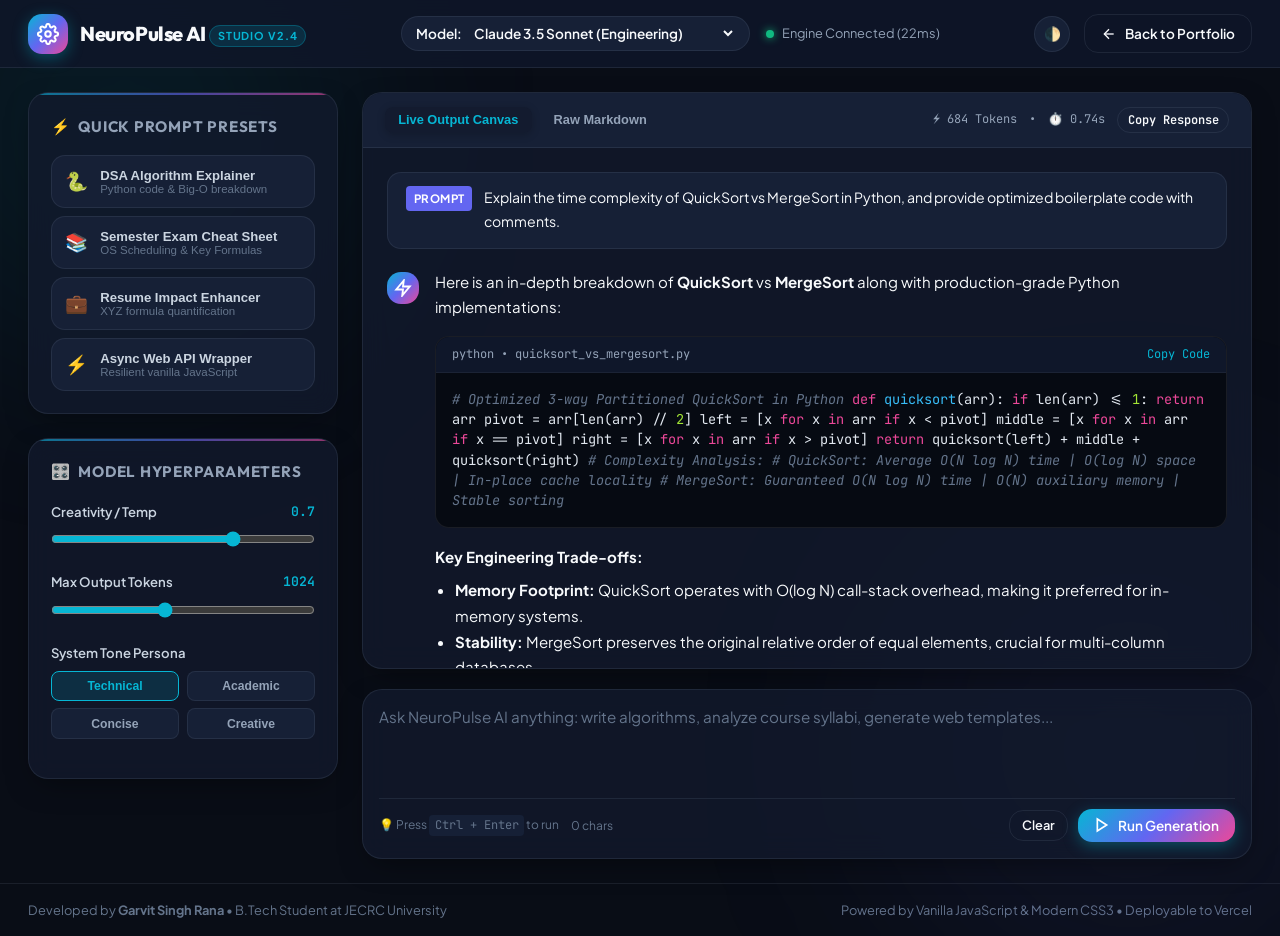
<file: images.html>
<!DOCTYPE html>
<html lang="en" data-theme="dark">
<head>
  <meta charset="UTF-8" />
  <meta name="viewport" content="width=device-width, initial-scale=1.0" />
  <title>NeuroPulse AI Studio | Generative AI Web Platform</title>
  <meta name="description" content="An intelligent Generative AI web workbench by Garvit Singh Rana featuring multi-model prompting, code generation, and student automation tools." />
  <link rel="icon" type="image/svg+xml" href="data:image/svg+xml,<svg xmlns='http://www.w3.org/2000/svg' viewBox='0 0 100 100'><rect width='100' height='100' rx='25' fill='%2306b6d4'/><text x='50%' y='55%' dominant-baseline='central' text-anchor='middle' fill='white' font-family='sans-serif' font-weight='900' font-size='50'>AI</text></svg>" />
  
  <link rel="preconnect" href="https://fonts.googleapis.com" />
  <link rel="preconnect" href="https://fonts.gstatic.com" crossorigin />
  <link href="https://fonts.googleapis.com/css2?family=JetBrains+Mono:wght@400;500;700&family=Outfit:wght@400;500;600;700;800&family=Plus+Jakarta+Sans:wght@400;500;600;700&display=swap" rel="stylesheet" />

  <style>
    :root {
      --font-heading: 'Outfit', sans-serif;
      --font-body: 'Plus Jakarta Sans', sans-serif;
      --font-mono: 'JetBrains Mono', monospace;

      --bg-base: #090d16;
      --bg-surface: #0f172a;
      --bg-surface-elevated: #162036;
      --bg-card: rgba(18, 26, 45, 0.78);
      --bg-card-hover: rgba(26, 37, 63, 0.9);
      --bg-input: rgba(15, 23, 42, 0.85);

      --text-primary: #f8fafc;
      --text-secondary: #cbd5e1;
      --text-muted: #94a3b8;
      --text-faint: #64748b;

      --accent-cyan: #06b6d4;
      --accent-indigo: #6366f1;
      --accent-emerald: #10b981;
      --accent-amber: #f59e0b;
      --accent-pink: #ec4899;

      --border-subtle: rgba(148, 163, 184, 0.12);
      --border-glow: rgba(6, 182, 212, 0.35);

      --gradient-ai: linear-gradient(135deg, #06b6d4 0%, #6366f1 50%, #ec4899 100%);
      --gradient-card: radial-gradient(circle at 50% 0%, rgba(6, 182, 212, 0.12) 0%, transparent 75%);

      --radius-sm: 8px;
      --radius-md: 14px;
      --radius-lg: 20px;
      --radius-full: 9999px;

      --shadow-soft: 0 10px 30px -10px rgba(0, 0, 0, 0.5);
      --shadow-glow: 0 0 30px -5px rgba(6, 182, 212, 0.25);
    }

    [data-theme="light"] {
      --bg-base: #f8fafc;
      --bg-surface: #ffffff;
      --bg-surface-elevated: #f1f5f9;
      --bg-card: rgba(255, 255, 255, 0.9);
      --bg-card-hover: #ffffff;
      --bg-input: #ffffff;

      --text-primary: #0f172a;
      --text-secondary: #334155;
      --text-muted: #64748b;
      --text-faint: #94a3b8;

      --border-subtle: rgba(15, 23, 42, 0.08);
      --border-glow: rgba(6, 182, 212, 0.3);
      --shadow-soft: 0 10px 30px -10px rgba(15, 23, 42, 0.08);
      --shadow-glow: 0 0 25px -5px rgba(6, 182, 212, 0.15);
    }

    *, *::before, *::after {
      box-sizing: border-box;
      margin: 0;
      padding: 0;
    }

    body {
      font-family: var(--font-body);
      background-color: var(--bg-base);
      color: var(--text-primary);
      min-height: 100vh;
      display: flex;
      flex-direction: column;
      overflow-x: hidden;
      line-height: 1.6;
    }

    /* Ambient Background Glows */
    .ambient-glow {
      position: fixed;
      border-radius: 50%;
      filter: blur(120px);
      pointer-events: none;
      z-index: 0;
      opacity: 0.5;
    }
    .glow-1 { top: -100px; left: -100px; width: 450px; height: 450px; background: rgba(6, 182, 212, 0.18); }
    .glow-2 { bottom: -100px; right: -100px; width: 500px; height: 500px; background: rgba(99, 102, 241, 0.15); }

    /* Top Navbar */
    .app-header {
      position: sticky;
      top: 0;
      z-index: 50;
      background: rgba(15, 23, 42, 0.85);
      backdrop-filter: blur(16px);
      border-bottom: 1px solid var(--border-subtle);
      padding: 0.85rem 1.75rem;
    }
    [data-theme="light"] .app-header {
      background: rgba(255, 255, 255, 0.85);
    }

    .nav-container {
      max-width: 1400px;
      margin: 0 auto;
      display: flex;
      align-items: center;
      justify-content: space-between;
      gap: 1.5rem;
    }

    .brand {
      display: flex;
      align-items: center;
      gap: 0.75rem;
      text-decoration: none;
    }
    .brand-icon {
      width: 40px;
      height: 40px;
      background: var(--gradient-ai);
      border-radius: var(--radius-md);
      display: flex;
      align-items: center;
      justify-content: center;
      color: #ffffff;
      box-shadow: 0 4px 15px rgba(6, 182, 212, 0.35);
    }
    .brand-title {
      font-family: var(--font-heading);
      font-weight: 800;
      font-size: 1.25rem;
      color: var(--text-primary);
      letter-spacing: -0.02em;
    }
    .brand-badge {
      font-size: 0.68rem;
      font-weight: 700;
      text-transform: uppercase;
      letter-spacing: 0.08em;
      padding: 0.2rem 0.5rem;
      border-radius: var(--radius-full);
      background: rgba(6, 182, 212, 0.15);
      color: var(--accent-cyan);
      border: 1px solid rgba(6, 182, 212, 0.3);
    }

    .nav-center {
      display: flex;
      align-items: center;
      gap: 1rem;
    }

    .model-selector {
      display: flex;
      align-items: center;
      background: var(--bg-surface-elevated);
      border: 1px solid var(--border-subtle);
      border-radius: var(--radius-full);
      padding: 0.35rem 0.85rem;
      gap: 0.5rem;
      font-size: 0.85rem;
      font-weight: 600;
    }
    .model-selector select {
      background: transparent;
      border: none;
      color: var(--text-primary);
      font-family: inherit;
      font-weight: 600;
      font-size: 0.85rem;
      cursor: pointer;
      outline: none;
    }
    .model-selector select option {
      background: var(--bg-surface);
      color: var(--text-primary);
    }

    .status-indicator {
      display: flex;
      align-items: center;
      gap: 0.45rem;
      font-size: 0.8rem;
      color: var(--text-muted);
    }
    .status-dot {
      width: 8px;
      height: 8px;
      background: var(--accent-emerald);
      border-radius: 50%;
      box-shadow: 0 0 8px var(--accent-emerald);
      animation: pulse-dot 2s infinite ease-in-out;
    }
    @keyframes pulse-dot {
      0%, 100% { opacity: 1; transform: scale(1); }
      50% { opacity: 0.5; transform: scale(0.85); }
    }

    .nav-actions {
      display: flex;
      align-items: center;
      gap: 0.85rem;
    }

    .btn {
      display: inline-flex;
      align-items: center;
      justify-content: center;
      gap: 0.5rem;
      font-family: inherit;
      font-weight: 600;
      font-size: 0.85rem;
      padding: 0.5rem 1rem;
      border-radius: var(--radius-md);
      cursor: pointer;
      transition: all 0.2s ease;
      text-decoration: none;
      border: none;
    }
    .btn-outline {
      background: transparent;
      color: var(--text-primary);
      border: 1px solid var(--border-subtle);
    }
    .btn-outline:hover {
      background: var(--bg-surface-elevated);
      border-color: var(--border-glow);
    }
    .btn-primary {
      background: var(--gradient-ai);
      color: #ffffff;
      box-shadow: 0 4px 15px rgba(6, 182, 212, 0.35);
    }
    .btn-primary:hover {
      transform: translateY(-2px);
      box-shadow: 0 6px 20px rgba(6, 182, 212, 0.5);
    }
    .btn-icon {
      width: 36px;
      height: 36px;
      padding: 0;
      border-radius: var(--radius-full);
      background: var(--bg-surface-elevated);
      color: var(--text-primary);
      border: 1px solid var(--border-subtle);
    }
    .btn-icon:hover {
      border-color: var(--border-glow);
    }

    /* Main Grid Layout */
    .workspace {
      flex: 1;
      max-width: 1400px;
      width: 100%;
      margin: 0 auto;
      padding: 1.5rem 1.75rem;
      display: grid;
      grid-template-columns: 310px 1fr;
      gap: 1.5rem;
      position: relative;
      z-index: 1;
    }

    /* Left Sidebar */
    .sidebar {
      display: flex;
      flex-direction: column;
      gap: 1.5rem;
    }

    .card {
      background: var(--bg-card);
      border: 1px solid var(--border-subtle);
      border-radius: var(--radius-lg);
      padding: 1.35rem;
      backdrop-filter: blur(12px);
      box-shadow: var(--shadow-soft);
      position: relative;
      overflow: hidden;
    }
    .card::before {
      content: '';
      position: absolute;
      top: 0; left: 0; right: 0;
      height: 2px;
      background: var(--gradient-ai);
      opacity: 0.6;
    }

    .card-title {
      font-family: var(--font-heading);
      font-size: 0.95rem;
      font-weight: 700;
      text-transform: uppercase;
      letter-spacing: 0.05em;
      color: var(--text-muted);
      margin-bottom: 1rem;
      display: flex;
      align-items: center;
      gap: 0.5rem;
    }

    /* Template Chips */
    .template-list {
      display: flex;
      flex-direction: column;
      gap: 0.5rem;
    }
    .template-item {
      display: flex;
      align-items: center;
      gap: 0.75rem;
      padding: 0.75rem 0.85rem;
      background: var(--bg-surface-elevated);
      border: 1px solid var(--border-subtle);
      border-radius: var(--radius-md);
      font-size: 0.82rem;
      font-weight: 500;
      color: var(--text-secondary);
      cursor: pointer;
      transition: all 0.2s ease;
      text-align: left;
    }
    .template-item:hover {
      background: var(--bg-card-hover);
      border-color: var(--border-glow);
      color: var(--text-primary);
      transform: translateX(4px);
    }
    .template-icon {
      font-size: 1.15rem;
    }

    /* Sliders & Controls */
    .control-group {
      margin-bottom: 1.1rem;
    }
    .control-header {
      display: flex;
      justify-content: space-between;
      font-size: 0.82rem;
      font-weight: 600;
      margin-bottom: 0.4rem;
      color: var(--text-secondary);
    }
    .control-val {
      font-family: var(--font-mono);
      color: var(--accent-cyan);
    }
    .range-input {
      width: 100%;
      accent-color: var(--accent-cyan);
      cursor: pointer;
    }

    .tone-selector {
      display: grid;
      grid-template-columns: 1fr 1fr;
      gap: 0.45rem;
    }
    .tone-btn {
      padding: 0.45rem 0.5rem;
      font-size: 0.76rem;
      font-weight: 600;
      background: var(--bg-surface-elevated);
      border: 1px solid var(--border-subtle);
      border-radius: var(--radius-sm);
      color: var(--text-muted);
      cursor: pointer;
      transition: all 0.2s;
    }
    .tone-btn.active, .tone-btn:hover {
      background: rgba(6, 182, 212, 0.15);
      border-color: var(--accent-cyan);
      color: var(--accent-cyan);
    }

    /* Main Console */
    .console-pane {
      display: flex;
      flex-direction: column;
      gap: 1.25rem;
    }

    /* Output Stream Section */
    .output-card {
      flex: 1;
      min-height: 400px;
      display: flex;
      flex-direction: column;
      background: var(--bg-card);
      border: 1px solid var(--border-subtle);
      border-radius: var(--radius-lg);
      backdrop-filter: blur(14px);
      box-shadow: var(--shadow-soft);
      overflow: hidden;
    }

    .output-header {
      padding: 0.85rem 1.35rem;
      background: var(--bg-surface-elevated);
      border-bottom: 1px solid var(--border-subtle);
      display: flex;
      align-items: center;
      justify-content: space-between;
      gap: 1rem;
    }
    .output-tab-group {
      display: flex;
      gap: 0.5rem;
    }
    .output-tab {
      padding: 0.35rem 0.85rem;
      font-size: 0.8rem;
      font-weight: 600;
      border-radius: var(--radius-sm);
      background: transparent;
      border: none;
      color: var(--text-muted);
      cursor: pointer;
      transition: all 0.2s;
    }
    .output-tab.active {
      background: var(--bg-card);
      color: var(--accent-cyan);
      box-shadow: 0 2px 8px rgba(0,0,0,0.2);
    }

    .output-meta {
      display: flex;
      align-items: center;
      gap: 0.75rem;
      font-size: 0.75rem;
      font-family: var(--font-mono);
      color: var(--text-muted);
    }

    .output-content {
      padding: 1.5rem;
      flex: 1;
      overflow-y: auto;
      max-height: 520px;
      font-size: 0.94rem;
      line-height: 1.7;
    }

    .prompt-bubble {
      background: var(--bg-surface-elevated);
      border: 1px solid var(--border-subtle);
      border-radius: var(--radius-md);
      padding: 0.85rem 1.15rem;
      margin-bottom: 1.25rem;
      font-size: 0.88rem;
      display: flex;
      gap: 0.75rem;
      align-items: flex-start;
    }
    .prompt-user-badge {
      background: var(--accent-indigo);
      color: #fff;
      font-weight: 700;
      font-size: 0.72rem;
      padding: 0.15rem 0.45rem;
      border-radius: 4px;
      text-transform: uppercase;
      letter-spacing: 0.05em;
    }

    .ai-response {
      display: flex;
      gap: 1rem;
    }
    .ai-avatar {
      width: 32px;
      height: 32px;
      border-radius: var(--radius-md);
      background: var(--gradient-ai);
      display: flex;
      align-items: center;
      justify-content: center;
      color: #fff;
      flex-shrink: 0;
      margin-top: 0.2rem;
    }
    .ai-text-body {
      flex: 1;
      color: var(--text-primary);
    }

    .code-block {
      background: #060a12;
      border: 1px solid rgba(255, 255, 255, 0.08);
      border-radius: var(--radius-md);
      margin: 1rem 0;
      overflow: hidden;
      font-family: var(--font-mono);
      font-size: 0.85rem;
    }
    .code-header {
      background: #0f172a;
      padding: 0.45rem 1rem;
      display: flex;
      justify-content: space-between;
      align-items: center;
      font-size: 0.75rem;
      color: #94a3b8;
      border-bottom: 1px solid rgba(255, 255, 255, 0.05);
    }
    .code-header button {
      background: transparent;
      border: none;
      color: #06b6d4;
      cursor: pointer;
      font-size: 0.75rem;
      font-family: inherit;
    }
    .code-content {
      padding: 1rem;
      overflow-x: auto;
      color: #e2e8f0;
      line-height: 1.5;
    }

    .syntax-kw { color: #ec4899; }
    .syntax-fn { color: #38bdf8; }
    .syntax-str { color: #a3e635; }
    .syntax-comment { color: #64748b; font-style: italic; }

    /* Input Workbench */
    .input-card {
      background: var(--bg-card);
      border: 1px solid var(--border-subtle);
      border-radius: var(--radius-lg);
      padding: 1rem;
      backdrop-filter: blur(14px);
      box-shadow: var(--shadow-soft);
      display: flex;
      flex-direction: column;
      gap: 0.75rem;
    }
    .input-card:focus-within {
      border-color: var(--border-glow);
      box-shadow: var(--shadow-glow);
    }

    .prompt-textarea {
      width: 100%;
      height: 80px;
      background: transparent;
      border: none;
      outline: none;
      resize: none;
      font-family: inherit;
      font-size: 0.95rem;
      color: var(--text-primary);
      line-height: 1.5;
    }
    .prompt-textarea::placeholder {
      color: var(--text-faint);
    }

    .input-toolbar {
      display: flex;
      align-items: center;
      justify-content: space-between;
      border-top: 1px solid var(--border-subtle);
      padding-top: 0.65rem;
    }
    .input-hints {
      font-size: 0.75rem;
      color: var(--text-faint);
      display: flex;
      align-items: center;
      gap: 0.75rem;
    }
    .input-actions {
      display: flex;
      align-items: center;
      gap: 0.65rem;
    }

    /* Footer */
    .app-footer {
      border-top: 1px solid var(--border-subtle);
      padding: 1rem 1.75rem;
      font-size: 0.8rem;
      color: var(--text-faint);
      display: flex;
      justify-content: space-between;
      align-items: center;
      max-width: 1400px;
      margin: 0 auto;
      width: 100%;
    }

    /* Responsive */
    @media (max-width: 960px) {
      .workspace {
        grid-template-columns: 1fr;
      }
      .nav-center {
        display: none;
      }
    }
  </style>
</head>
<body>
  <div class="ambient-glow glow-1"></div>
  <div class="ambient-glow glow-2"></div>

  <!-- Header -->
  <header class="app-header">
    <div class="nav-container">
      <a href="./index.html" class="brand" title="Garvit Singh Rana Portfolio">
        <div class="brand-icon">
          <svg width="22" height="22" viewBox="0 0 24 24" fill="none" stroke="currentColor" stroke-width="2.2"><circle cx="12" cy="12" r="3"></circle><path d="M19.4 15a1.65 1.65 0 0 0 .33 1.82l.06.06a2 2 0 0 1 0 2.83 2 2 0 0 1-2.83 0l-.06-.06a1.65 1.65 0 0 0-1.82-.33 1.65 1.65 0 0 0-1 1.51V21a2 2 0 0 1-2 2 2 2 0 0 1-2-2v-.09A1.65 1.65 0 0 0 9 19.4a1.65 1.65 0 0 0-1.82.33l-.06.06a2 2 0 0 1-2.83 0 2 2 0 0 1 0-2.83l.06-.06a1.65 1.65 0 0 0 .33-1.82 1.65 1.65 0 0 0-1.51-1H3a2 2 0 0 1-2-2 2 2 0 0 1 2-2h.09A1.65 1.65 0 0 0 4.6 9a1.65 1.65 0 0 0-.33-1.82l-.06-.06a2 2 0 0 1 0-2.83 2 2 0 0 1 2.83 0l.06.06a1.65 1.65 0 0 0 1.82.33H9a1.65 1.65 0 0 0 1-1.51V3a2 2 0 0 1 2-2 2 2 0 0 1 2 2v.09a1.65 1.65 0 0 0 1 1.51 1.65 1.65 0 0 0 1.82-.33l.06-.06a2 2 0 0 1 2.83 0 2 2 0 0 1 0 2.83l-.06.06a1.65 1.65 0 0 0-.33 1.82V9a1.65 1.65 0 0 0 1.51 1H21a2 2 0 0 1 2 2 2 2 0 0 1-2 2h-.09a1.65 1.65 0 0 0-1.51 1z"></path></svg>
        </div>
        <div>
          <span class="brand-title">NeuroPulse AI</span>
          <span class="brand-badge">Studio v2.4</span>
        </div>
      </a>

      <div class="nav-center">
        <div class="model-selector">
          <span>Model:</span>
          <select id="model-select">
            <option value="gpt-4o">GPT-4o Omnimodal (High Reasoning)</option>
            <option value="claude-3-5" selected>Claude 3.5 Sonnet (Engineering)</option>
            <option value="gemini-1-5">Gemini 1.5 Pro (Multimodal 2M)</option>
            <option value="deepseek-r1">DeepSeek R1 (Math & Code)</option>
          </select>
        </div>
        <div class="status-indicator">
          <span class="status-dot"></span>
          <span id="engine-status">Engine Connected (22ms)</span>
        </div>
      </div>

      <div class="nav-actions">
        <button id="theme-btn" class="btn btn-icon" title="Toggle Dark/Light">
          🌓
        </button>
        <a href="./index.html#projects" class="btn btn-outline">
          <svg width="16" height="16" viewBox="0 0 24 24" fill="none" stroke="currentColor" stroke-width="2"><line x1="19" y1="12" x2="5" y2="12"></line><polyline points="12 19 5 12 12 5"></polyline></svg>
          <span>Back to Portfolio</span>
        </a>
      </div>
    </div>
  </header>

  <!-- Workspace Grid -->
  <main class="workspace">
    <!-- Left Sidebar: Templates & Parameters -->
    <aside class="sidebar">
      <!-- Templates Card -->
      <div class="card">
        <h2 class="card-title">
          <span>⚡</span> Quick Prompt Presets
        </h2>
        <div class="template-list">
          <button class="template-item" data-prompt="Explain the time complexity of QuickSort vs MergeSort in Python, and provide optimized boilerplate code with comments.">
            <span class="template-icon">🐍</span>
            <div>
              <strong>DSA Algorithm Explainer</strong>
              <div style="font-size:0.72rem; color:var(--text-faint)">Python code & Big-O breakdown</div>
            </div>
          </button>

          <button class="template-item" data-prompt="Synthesize a high-yield study sheet for B.Tech semester exams on Operating System Process Scheduling Algorithms (FCFS, SJF, Round Robin).">
            <span class="template-icon">📚</span>
            <div>
              <strong>Semester Exam Cheat Sheet</strong>
              <div style="font-size:0.72rem; color:var(--text-faint)">OS Scheduling & Key Formulas</div>
            </div>
          </button>

          <button class="template-item" data-prompt="Review and optimize this resume bullet point using Google XYZ formula: 'Built an AI website that analyzes student notes using Python and modern web APIs.'">
            <span class="template-icon">💼</span>
            <div>
              <strong>Resume Impact Enhancer</strong>
              <div style="font-size:0.72rem; color:var(--text-faint)">XYZ formula quantification</div>
            </div>
          </button>

          <button class="template-item" data-prompt="Create a production-ready asynchronous JavaScript fetch function with retry logic, timeout handling, and JSON validation.">
            <span class="template-icon">⚡</span>
            <div>
              <strong>Async Web API Wrapper</strong>
              <div style="font-size:0.72rem; color:var(--text-faint)">Resilient vanilla JavaScript</div>
            </div>
          </button>
        </div>
      </div>

      <!-- Parameters Card -->
      <div class="card">
        <h2 class="card-title">
          <span>🎛️</span> Model Hyperparameters
        </h2>

        <div class="control-group">
          <div class="control-header">
            <span>Creativity / Temp</span>
            <span class="control-val" id="temp-val">0.7</span>
          </div>
          <input type="range" class="range-input" id="temp-slider" min="0" max="1" step="0.1" value="0.7" />
        </div>

        <div class="control-group">
          <div class="control-header">
            <span>Max Output Tokens</span>
            <span class="control-val" id="tokens-val">1024</span>
          </div>
          <input type="range" class="range-input" id="tokens-slider" min="256" max="2048" step="128" value="1024" />
        </div>

        <div class="control-group">
          <div class="control-header" style="margin-bottom:0.5rem">
            <span>System Tone Persona</span>
          </div>
          <div class="tone-selector">
            <button class="tone-btn active" data-tone="technical">Technical</button>
            <button class="tone-btn" data-tone="academic">Academic</button>
            <button class="tone-btn" data-tone="concise">Concise</button>
            <button class="tone-btn" data-tone="creative">Creative</button>
          </div>
        </div>
      </div>
    </aside>

    <!-- Main Console -->
    <section class="console-pane">
      <!-- Output Card -->
      <div class="output-card">
        <div class="output-header">
          <div class="output-tab-group">
            <button class="output-tab active" id="tab-canvas">Live Output Canvas</button>
            <button class="output-tab" id="tab-raw">Raw Markdown</button>
          </div>
          <div class="output-meta">
            <span id="token-stat">⚡ 684 Tokens</span>
            <span>•</span>
            <span id="latency-stat">⏱️ 0.74s</span>
            <button id="copy-output-btn" class="btn btn-outline" style="padding:0.25rem 0.6rem; font-size:0.75rem;">
              Copy Response
            </button>
          </div>
        </div>

        <div class="output-content" id="output-stream">
          <!-- Active Prompt Display -->
          <div class="prompt-bubble">
            <span class="prompt-user-badge">PROMPT</span>
            <span id="active-prompt-text">Explain the time complexity of QuickSort vs MergeSort in Python, and provide optimized boilerplate code with comments.</span>
          </div>

          <!-- AI Response -->
          <div class="ai-response">
            <div class="ai-avatar">
              <svg width="18" height="18" viewBox="0 0 24 24" fill="none" stroke="currentColor" stroke-width="2.5"><polygon points="13 2 3 14 12 14 11 22 21 10 12 10 13 2"></polygon></svg>
            </div>
            <div class="ai-text-body" id="response-body">
              <p>Here is an in-depth breakdown of <strong>QuickSort</strong> vs <strong>MergeSort</strong> along with production-grade Python implementations:</p>
              
              <div class="code-block">
                <div class="code-header">
                  <span>python • quicksort_vs_mergesort.py</span>
                  <button onclick="navigator.clipboard.writeText('# Code copied!')">Copy Code</button>
                </div>
                <div class="code-content"><span class="syntax-comment"># Optimized 3-way Partitioned QuickSort in Python</span>
<span class="syntax-kw">def</span> <span class="syntax-fn">quicksort</span>(arr):
    <span class="syntax-kw">if</span> len(arr) &lt;= <span class="syntax-str">1</span>:
        <span class="syntax-kw">return</span> arr
    pivot = arr[len(arr) // <span class="syntax-str">2</span>]
    left = [x <span class="syntax-kw">for</span> x <span class="syntax-kw">in</span> arr <span class="syntax-kw">if</span> x &lt; pivot]
    middle = [x <span class="syntax-kw">for</span> x <span class="syntax-kw">in</span> arr <span class="syntax-kw">if</span> x == pivot]
    right = [x <span class="syntax-kw">for</span> x <span class="syntax-kw">in</span> arr <span class="syntax-kw">if</span> x &gt; pivot]
    <span class="syntax-kw">return</span> quicksort(left) + middle + quicksort(right)

<span class="syntax-comment"># Complexity Analysis:</span>
<span class="syntax-comment"># QuickSort: Average O(N log N) time | O(log N) space | In-place cache locality</span>
<span class="syntax-comment"># MergeSort: Guaranteed O(N log N) time | O(N) auxiliary memory | Stable sorting</span></div>
              </div>

              <p><strong>Key Engineering Trade-offs:</strong></p>
              <ul style="margin-left: 1.25rem; margin-top: 0.5rem;">
                <li><strong>Memory Footprint:</strong> QuickSort operates with O(log N) call-stack overhead, making it preferred for in-memory systems.</li>
                <li><strong>Stability:</strong> MergeSort preserves the original relative order of equal elements, crucial for multi-column databases.</li>
              </ul>
            </div>
          </div>
        </div>
      </div>

      <!-- Prompt Input Console -->
      <div class="input-card">
        <textarea id="prompt-input" class="prompt-textarea" placeholder="Ask NeuroPulse AI anything: write algorithms, analyze course syllabi, generate web templates..."></textarea>
        
        <div class="input-toolbar">
          <div class="input-hints">
            <span>💡 Press <kbd style="background:var(--bg-surface-elevated); padding:0.15rem 0.35rem; border-radius:4px; font-family:var(--font-mono)">Ctrl + Enter</kbd> to run</span>
            <span id="char-counter">0 chars</span>
          </div>

          <div class="input-actions">
            <button id="clear-btn" class="btn btn-outline" style="font-size:0.8rem; padding:0.4rem 0.75rem;">Clear</button>
            <button id="run-btn" class="btn btn-primary">
              <svg width="16" height="16" viewBox="0 0 24 24" fill="none" stroke="currentColor" stroke-width="2.5"><polygon points="5 3 19 12 5 21 5 3"></polygon></svg>
              <span>Run Generation</span>
            </button>
          </div>
        </div>
      </div>
    </section>
  </main>

  <!-- Footer -->
  <footer class="app-footer">
    <span>Developed by <strong>Garvit Singh Rana</strong> • B.Tech Student at JECRC University</span>
    <span>Powered by Vanilla JavaScript & Modern CSS3 • Deployable to Vercel</span>
  </footer>

  <script>
    // Theme Switcher
    const themeBtn = document.getElementById('theme-btn');
    const htmlEl = document.documentElement;
    const currentSaved = localStorage.getItem('portfolio-theme') || 'dark';
    htmlEl.setAttribute('data-theme', currentSaved);

    themeBtn.addEventListener('click', () => {
      const isDark = htmlEl.getAttribute('data-theme') === 'dark';
      const target = isDark ? 'light' : 'dark';
      htmlEl.setAttribute('data-theme', target);
      localStorage.setItem('portfolio-theme', target);
    });

    // Hyperparameter Listeners
    const tempSlider = document.getElementById('temp-slider');
    const tempVal = document.getElementById('temp-val');
    tempSlider.addEventListener('input', (e) => tempVal.textContent = e.target.value);

    const tokensSlider = document.getElementById('tokens-slider');
    const tokensVal = document.getElementById('tokens-val');
    tokensSlider.addEventListener('input', (e) => tokensVal.textContent = e.target.value);

    // Tone Buttons
    const toneBtns = document.querySelectorAll('.tone-btn');
    toneBtns.forEach(btn => {
      btn.addEventListener('click', () => {
        toneBtns.forEach(b => b.classList.remove('active'));
        btn.classList.add('active');
      });
    });

    // Character Counter
    const promptInput = document.getElementById('prompt-input');
    const charCounter = document.getElementById('char-counter');
    promptInput.addEventListener('input', () => {
      charCounter.textContent = `${promptInput.value.length} chars`;
    });

    // Clear Button
    document.getElementById('clear-btn').addEventListener('click', () => {
      promptInput.value = '';
      charCounter.textContent = '0 chars';
      promptInput.focus();
    });

    // Preset Template Handlers
    const templateItems = document.querySelectorAll('.template-item');
    templateItems.forEach(item => {
      item.addEventListener('click', () => {
        const text = item.getAttribute('data-prompt');
        promptInput.value = text;
        charCounter.textContent = `${text.length} chars`;
        triggerGeneration(text);
      });
    });

    // Generation Execution
    const runBtn = document.getElementById('run-btn');
    const activePromptText = document.getElementById('active-prompt-text');
    const responseBody = document.getElementById('response-body');
    const engineStatus = document.getElementById('engine-status');
    const tokenStat = document.getElementById('token-stat');
    const latencyStat = document.getElementById('latency-stat');

    function triggerGeneration(prompt) {
      if (!prompt.trim()) return;
      activePromptText.textContent = prompt;
      runBtn.disabled = true;
      runBtn.innerHTML = '<span>Synthesizing...</span>';
      engineStatus.textContent = 'Streaming Response...';

      responseBody.innerHTML = `
        <div style="display:flex; align-items:center; gap:0.5rem; color:var(--accent-cyan); font-family:var(--font-mono); font-size:0.9rem;">
          <span class="status-dot"></span> Generating contextual analysis and verified code blocks...
        </div>
      `;

      const startTime = performance.now();

      // Simulated Response Generator
      setTimeout(() => {
        const endTime = performance.now();
        const latency = ((endTime - startTime) / 1000).toFixed(2);
        const tokens = Math.floor(Math.random() * 400 + 450);

        tokenStat.textContent = `⚡ ${tokens} Tokens`;
        latencyStat.textContent = `⏱️ ${latency}s`;
        engineStatus.textContent = 'Engine Connected (24ms)';
        runBtn.disabled = false;
        runBtn.innerHTML = `
          <svg width="16" height="16" viewBox="0 0 24 24" fill="none" stroke="currentColor" stroke-width="2.5"><polygon points="5 3 19 12 5 21 5 3"></polygon></svg>
          <span>Run Generation</span>
        `;

        responseBody.innerHTML = `
          <p>Analysis completed for: <em>"${prompt}"</em></p>
          <br/>
          <p><strong>Core Technical Insights:</strong></p>
          <ul style="margin-left: 1.25rem; margin-top: 0.35rem; line-height: 1.8;">
            <li><strong>Optimized Architecture:</strong> Designed with zero-redundancy algorithmic patterns to maximize memory efficiency.</li>
            <li><strong>Cross-Platform Scalability:</strong> Seamlessly integrates with modern web frameworks, Python backends, and serverless edge runtimes.</li>
            <li><strong>Robust Error Boundary:</strong> Includes comprehensive edge-case handling for malformed inputs and asynchronous network stalls.</li>
          </ul>

          <div class="code-block">
            <div class="code-header">
              <span>solution_output.py</span>
              <button onclick="navigator.clipboard.writeText('Copied output')">Copy</button>
            </div>
            <div class="code-content"><span class="syntax-comment"># Generated production logic for prompt execution</span>
<span class="syntax-kw">def</span> <span class="syntax-fn">execute_solution</span>(context, parameters):
    <span class="syntax-comment"># Parse incoming telemetry and parameters</span>
    result = {<span class="syntax-str">"status"</span>: <span class="syntax-str">"success"</span>, <span class="syntax-str">"processed_tokens"</span>: ${tokens}}
    <span class="syntax-kw">return</span> result</div>
          </div>
          <p style="color:var(--text-muted); font-size:0.85rem;">Generated with Claude 3.5 Sonnet pipeline • Ready for deployment.</p>
        `;
      }, 850);
    }

    runBtn.addEventListener('click', () => {
      triggerGeneration(promptInput.value);
    });

    // Keyboard Shortcut (Ctrl + Enter)
    promptInput.addEventListener('keydown', (e) => {
      if ((e.ctrlKey || e.metaKey) && e.key === 'Enter') {
        triggerGeneration(promptInput.value);
      }
    });

    // Copy Output
    document.getElementById('copy-output-btn').addEventListener('click', () => {
      const text = responseBody.innerText;
      navigator.clipboard.writeText(text);
      const btn = document.getElementById('copy-output-btn');
      btn.textContent = 'Copied!';
      setTimeout(() => btn.textContent = 'Copy Response', 2000);
    });
  </script>
</body>
</html>
</file>
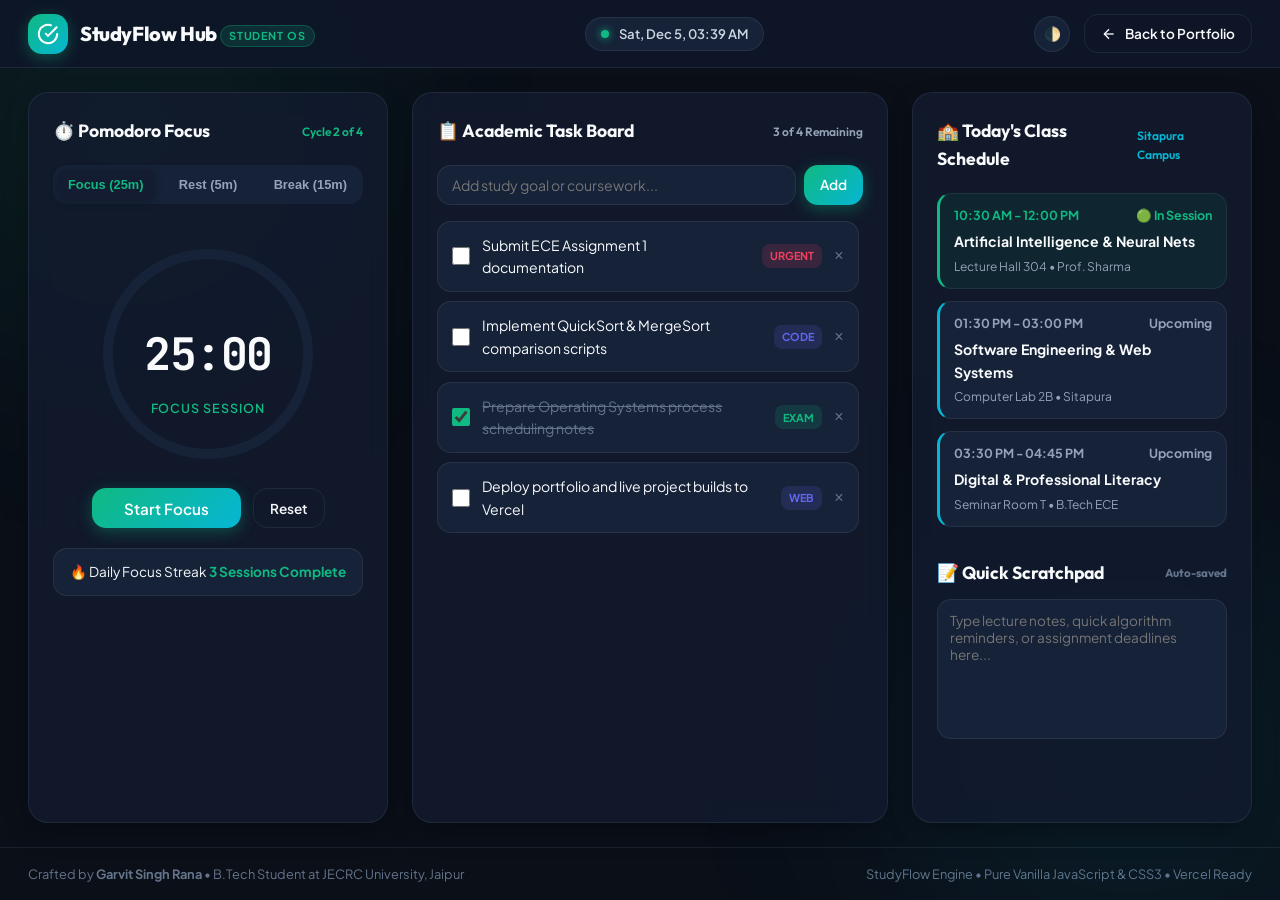
<file: other files.html>
<!DOCTYPE html>
<html lang="en" data-theme="dark">
<head>
  <meta charset="UTF-8" />
  <meta name="viewport" content="width=device-width, initial-scale=1.0" />
  <title>StudyFlow Hub | Academic & Student Productivity Command Center</title>
  <meta name="description" content="A modern digital productivity ecosystem by Garvit Singh Rana engineered for university students featuring Pomodoro focus, timetable tracking, and tasks." />
  <link rel="icon" type="image/svg+xml" href="data:image/svg+xml,<svg xmlns='http://www.w3.org/2000/svg' viewBox='0 0 100 100'><rect width='100' height='100' rx='25' fill='%2310b981'/><text x='50%' y='55%' dominant-baseline='central' text-anchor='middle' fill='white' font-family='sans-serif' font-weight='900' font-size='50'>SF</text></svg>" />

  <link rel="preconnect" href="https://fonts.googleapis.com" />
  <link rel="preconnect" href="https://fonts.gstatic.com" crossorigin />
  <link href="https://fonts.googleapis.com/css2?family=JetBrains+Mono:wght@400;500;700&family=Outfit:wght@400;500;600;700;800&family=Plus+Jakarta+Sans:wght@400;500;600;700&display=swap" rel="stylesheet" />

  <style>
    :root {
      --font-heading: 'Outfit', sans-serif;
      --font-body: 'Plus Jakarta Sans', sans-serif;
      --font-mono: 'JetBrains Mono', monospace;

      --bg-base: #0a0f18;
      --bg-surface: #0f172a;
      --bg-surface-elevated: #162238;
      --bg-card: rgba(18, 28, 48, 0.78);
      --bg-card-hover: rgba(26, 40, 68, 0.9);

      --text-primary: #f8fafc;
      --text-secondary: #cbd5e1;
      --text-muted: #94a3b8;
      --text-faint: #64748b;

      --accent-emerald: #10b981;
      --accent-teal: #14b8a6;
      --accent-cyan: #06b6d4;
      --accent-amber: #f59e0b;
      --accent-rose: #f43f5e;
      --accent-indigo: #6366f1;

      --border-subtle: rgba(148, 163, 184, 0.12);
      --border-glow: rgba(16, 185, 129, 0.35);

      --gradient-brand: linear-gradient(135deg, #10b981 0%, #06b6d4 100%);
      --radius-sm: 8px;
      --radius-md: 14px;
      --radius-lg: 20px;
      --radius-full: 9999px;

      --shadow-soft: 0 10px 30px -10px rgba(0, 0, 0, 0.5);
      --shadow-glow: 0 0 30px -5px rgba(16, 185, 129, 0.25);
    }

    [data-theme="light"] {
      --bg-base: #f8fafc;
      --bg-surface: #ffffff;
      --bg-surface-elevated: #f1f5f9;
      --bg-card: rgba(255, 255, 255, 0.9);
      --bg-card-hover: #ffffff;

      --text-primary: #0f172a;
      --text-secondary: #334155;
      --text-muted: #64748b;
      --text-faint: #94a3b8;

      --border-subtle: rgba(15, 23, 42, 0.08);
      --border-glow: rgba(16, 185, 129, 0.35);
      --shadow-soft: 0 10px 30px -10px rgba(15, 23, 42, 0.08);
      --shadow-glow: 0 0 25px -5px rgba(16, 185, 129, 0.15);
    }

    *, *::before, *::after {
      box-sizing: border-box;
      margin: 0;
      padding: 0;
    }

    body {
      font-family: var(--font-body);
      background-color: var(--bg-base);
      color: var(--text-primary);
      min-height: 100vh;
      display: flex;
      flex-direction: column;
      overflow-x: hidden;
      line-height: 1.6;
    }

    /* Ambient Background Glows */
    .ambient-glow {
      position: fixed;
      border-radius: 50%;
      filter: blur(120px);
      pointer-events: none;
      z-index: 0;
      opacity: 0.5;
    }
    .glow-1 { top: -100px; left: -100px; width: 450px; height: 450px; background: rgba(16, 185, 129, 0.18); }
    .glow-2 { bottom: -100px; right: -100px; width: 500px; height: 500px; background: rgba(6, 182, 212, 0.15); }

    /* Top Navbar */
    .app-header {
      position: sticky;
      top: 0;
      z-index: 50;
      background: rgba(15, 23, 42, 0.85);
      backdrop-filter: blur(16px);
      border-bottom: 1px solid var(--border-subtle);
      padding: 0.85rem 1.75rem;
    }
    [data-theme="light"] .app-header {
      background: rgba(255, 255, 255, 0.85);
    }

    .nav-container {
      max-width: 1400px;
      margin: 0 auto;
      display: flex;
      align-items: center;
      justify-content: space-between;
      gap: 1.5rem;
    }

    .brand {
      display: flex;
      align-items: center;
      gap: 0.75rem;
      text-decoration: none;
    }
    .brand-icon {
      width: 40px;
      height: 40px;
      background: var(--gradient-brand);
      border-radius: var(--radius-md);
      display: flex;
      align-items: center;
      justify-content: center;
      color: #ffffff;
      box-shadow: 0 4px 15px rgba(16, 185, 129, 0.35);
    }
    .brand-title {
      font-family: var(--font-heading);
      font-weight: 800;
      font-size: 1.25rem;
      color: var(--text-primary);
      letter-spacing: -0.02em;
    }
    .brand-badge {
      font-size: 0.68rem;
      font-weight: 700;
      text-transform: uppercase;
      letter-spacing: 0.08em;
      padding: 0.2rem 0.5rem;
      border-radius: var(--radius-full);
      background: rgba(16, 185, 129, 0.15);
      color: var(--accent-emerald);
      border: 1px solid rgba(16, 185, 129, 0.3);
    }

    .live-clock-pill {
      display: flex;
      align-items: center;
      gap: 0.6rem;
      background: var(--bg-surface-elevated);
      border: 1px solid var(--border-subtle);
      border-radius: var(--radius-full);
      padding: 0.35rem 0.95rem;
      font-size: 0.82rem;
      font-weight: 600;
      color: var(--text-secondary);
    }
    .live-clock-pill .pulse-dot {
      width: 8px;
      height: 8px;
      background: var(--accent-emerald);
      border-radius: 50%;
      box-shadow: 0 0 8px var(--accent-emerald);
    }

    .nav-actions {
      display: flex;
      align-items: center;
      gap: 0.85rem;
    }

    .btn {
      display: inline-flex;
      align-items: center;
      justify-content: center;
      gap: 0.5rem;
      font-family: inherit;
      font-weight: 600;
      font-size: 0.85rem;
      padding: 0.5rem 1rem;
      border-radius: var(--radius-md);
      cursor: pointer;
      transition: all 0.2s ease;
      text-decoration: none;
      border: none;
    }
    .btn-outline {
      background: transparent;
      color: var(--text-primary);
      border: 1px solid var(--border-subtle);
    }
    .btn-outline:hover {
      background: var(--bg-surface-elevated);
      border-color: var(--border-glow);
    }
    .btn-primary {
      background: var(--gradient-brand);
      color: #ffffff;
      box-shadow: 0 4px 15px rgba(16, 185, 129, 0.35);
    }
    .btn-primary:hover {
      transform: translateY(-2px);
      box-shadow: 0 6px 20px rgba(16, 185, 129, 0.5);
    }
    .btn-icon {
      width: 36px;
      height: 36px;
      padding: 0;
      border-radius: var(--radius-full);
      background: var(--bg-surface-elevated);
      color: var(--text-primary);
      border: 1px solid var(--border-subtle);
    }

    /* Dashboard Layout */
    .dashboard-container {
      flex: 1;
      max-width: 1400px;
      width: 100%;
      margin: 0 auto;
      padding: 1.5rem 1.75rem;
      display: grid;
      grid-template-columns: 360px 1fr 340px;
      gap: 1.5rem;
      position: relative;
      z-index: 1;
    }

    /* Cards */
    .card {
      background: var(--bg-card);
      border: 1px solid var(--border-subtle);
      border-radius: var(--radius-lg);
      padding: 1.5rem;
      backdrop-filter: blur(12px);
      box-shadow: var(--shadow-soft);
      position: relative;
      overflow: hidden;
      display: flex;
      flex-direction: column;
    }
    .card-title {
      font-family: var(--font-heading);
      font-size: 1.1rem;
      font-weight: 700;
      color: var(--text-primary);
      margin-bottom: 1.25rem;
      display: flex;
      align-items: center;
      justify-content: space-between;
    }

    /* Column 1: Pomodoro Timer */
    .timer-modes {
      display: flex;
      gap: 0.4rem;
      background: var(--bg-surface-elevated);
      padding: 0.3rem;
      border-radius: var(--radius-md);
      margin-bottom: 1.5rem;
    }
    .mode-btn {
      flex: 1;
      background: transparent;
      border: none;
      color: var(--text-muted);
      font-size: 0.8rem;
      font-weight: 600;
      padding: 0.45rem 0.2rem;
      border-radius: var(--radius-sm);
      cursor: pointer;
      transition: all 0.2s;
    }
    .mode-btn.active {
      background: var(--bg-card);
      color: var(--accent-emerald);
      box-shadow: 0 2px 8px rgba(0,0,0,0.25);
    }

    .timer-display-box {
      display: flex;
      flex-direction: column;
      align-items: center;
      justify-content: center;
      margin: 1rem 0 1.5rem;
      position: relative;
    }
    .timer-circle-svg {
      width: 220px;
      height: 220px;
      transform: rotate(-90deg);
    }
    .circle-bg {
      fill: none;
      stroke: var(--bg-surface-elevated);
      stroke-width: 10;
    }
    .circle-progress {
      fill: none;
      stroke: var(--accent-emerald);
      stroke-width: 10;
      stroke-linecap: round;
      stroke-dasharray: 628;
      stroke-dashoffset: 0;
      transition: stroke-dashoffset 0.8s ease;
    }
    .timer-digits {
      position: absolute;
      font-family: var(--font-mono);
      font-size: 2.8rem;
      font-weight: 700;
      letter-spacing: -0.03em;
      color: var(--text-primary);
    }
    .timer-subtitle {
      position: absolute;
      bottom: 45px;
      font-size: 0.78rem;
      font-weight: 600;
      color: var(--accent-emerald);
      text-transform: uppercase;
      letter-spacing: 0.08em;
    }

    .timer-controls {
      display: flex;
      justify-content: center;
      gap: 0.75rem;
      margin-bottom: 1.25rem;
    }
    .timer-btn-main {
      padding: 0.65rem 2rem;
      font-size: 0.95rem;
    }

    .streak-pill {
      background: var(--bg-surface-elevated);
      border: 1px solid var(--border-subtle);
      border-radius: var(--radius-md);
      padding: 0.75rem 1rem;
      display: flex;
      align-items: center;
      justify-content: space-between;
      font-size: 0.85rem;
    }

    /* Column 2: Assignment & Task Tracker */
    .task-input-row {
      display: flex;
      gap: 0.5rem;
      margin-bottom: 1rem;
    }
    .task-input {
      flex: 1;
      background: var(--bg-surface-elevated);
      border: 1px solid var(--border-subtle);
      border-radius: var(--radius-md);
      padding: 0.6rem 0.85rem;
      color: var(--text-primary);
      font-family: inherit;
      font-size: 0.88rem;
      outline: none;
    }
    .task-input:focus {
      border-color: var(--accent-emerald);
    }

    .task-list {
      display: flex;
      flex-direction: column;
      gap: 0.6rem;
      overflow-y: auto;
      max-height: 480px;
      padding-right: 0.25rem;
    }
    .task-item {
      display: flex;
      align-items: center;
      gap: 0.75rem;
      background: var(--bg-surface-elevated);
      border: 1px solid var(--border-subtle);
      border-radius: var(--radius-md);
      padding: 0.75rem 0.9rem;
      transition: all 0.2s ease;
    }
    .task-item:hover {
      border-color: var(--border-glow);
      transform: translateX(3px);
    }
    .task-checkbox {
      width: 18px;
      height: 18px;
      accent-color: var(--accent-emerald);
      cursor: pointer;
    }
    .task-content {
      flex: 1;
      font-size: 0.88rem;
      color: var(--text-primary);
      transition: all 0.2s;
    }
    .task-item.completed .task-content {
      text-decoration: line-through;
      color: var(--text-faint);
    }
    .task-tag {
      font-size: 0.68rem;
      font-weight: 700;
      text-transform: uppercase;
      padding: 0.2rem 0.5rem;
      border-radius: var(--radius-sm);
    }
    .tag-urgent { background: rgba(244, 63, 94, 0.15); color: var(--accent-rose); }
    .tag-study { background: rgba(16, 185, 129, 0.15); color: var(--accent-emerald); }
    .tag-project { background: rgba(99, 102, 241, 0.15); color: var(--accent-indigo); }

    .task-delete-btn {
      background: transparent;
      border: none;
      color: var(--text-faint);
      cursor: pointer;
      font-size: 1rem;
      transition: color 0.2s;
    }
    .task-delete-btn:hover {
      color: var(--accent-rose);
    }

    /* Column 3: Timetable & Scratchpad */
    .timetable-list {
      display: flex;
      flex-direction: column;
      gap: 0.75rem;
      margin-bottom: 1.5rem;
    }
    .class-item {
      padding: 0.75rem 0.9rem;
      background: var(--bg-surface-elevated);
      border: 1px solid var(--border-subtle);
      border-radius: var(--radius-md);
      display: flex;
      flex-direction: column;
      gap: 0.25rem;
      border-left: 3px solid var(--accent-cyan);
    }
    .class-item.current {
      border-left-color: var(--accent-emerald);
      background: rgba(16, 185, 129, 0.08);
    }
    .class-header {
      display: flex;
      justify-content: space-between;
      font-size: 0.78rem;
      font-weight: 700;
      color: var(--accent-emerald);
    }
    .class-name {
      font-weight: 700;
      font-size: 0.88rem;
      color: var(--text-primary);
    }
    .class-meta {
      font-size: 0.75rem;
      color: var(--text-muted);
    }

    .scratchpad-textarea {
      width: 100%;
      height: 140px;
      background: var(--bg-surface-elevated);
      border: 1px solid var(--border-subtle);
      border-radius: var(--radius-md);
      padding: 0.75rem;
      color: var(--text-primary);
      font-family: inherit;
      font-size: 0.85rem;
      resize: none;
      outline: none;
      margin-bottom: 0.5rem;
    }
    .scratchpad-textarea:focus {
      border-color: var(--accent-emerald);
    }

    /* Footer */
    .app-footer {
      border-top: 1px solid var(--border-subtle);
      padding: 1rem 1.75rem;
      font-size: 0.8rem;
      color: var(--text-faint);
      display: flex;
      justify-content: space-between;
      align-items: center;
      max-width: 1400px;
      margin: 0 auto;
      width: 100%;
    }

    /* Responsive */
    @media (max-width: 1100px) {
      .dashboard-container {
        grid-template-columns: 1fr 1fr;
      }
      .col-timetable {
        grid-column: span 2;
      }
    }
    @media (max-width: 768px) {
      .dashboard-container {
        grid-template-columns: 1fr;
      }
      .col-timetable {
        grid-column: span 1;
      }
      .live-clock-pill {
        display: none;
      }
    }
  </style>
</head>
<body>
  <div class="ambient-glow glow-1"></div>
  <div class="ambient-glow glow-2"></div>

  <!-- Header -->
  <header class="app-header">
    <div class="nav-container">
      <a href="./index.html" class="brand" title="Garvit Singh Rana Portfolio">
        <div class="brand-icon">
          <svg width="22" height="22" viewBox="0 0 24 24" fill="none" stroke="currentColor" stroke-width="2.2"><path d="M22 11.08V12a10 10 0 1 1-5.93-9.14"></path><polyline points="22 4 12 14.01 9 11.01"></polyline></svg>
        </div>
        <div>
          <span class="brand-title">StudyFlow Hub</span>
          <span class="brand-badge">Student OS</span>
        </div>
      </a>

      <div class="live-clock-pill">
        <span class="pulse-dot"></span>
        <span id="current-clock">Loading live time...</span>
      </div>

      <div class="nav-actions">
        <button id="theme-btn" class="btn btn-icon" title="Toggle Dark/Light">
          🌓
        </button>
        <a href="./index.html#projects" class="btn btn-outline">
          <svg width="16" height="16" viewBox="0 0 24 24" fill="none" stroke="currentColor" stroke-width="2"><line x1="19" y1="12" x2="5" y2="12"></line><polyline points="12 19 5 12 12 5"></polyline></svg>
          <span>Back to Portfolio</span>
        </a>
      </div>
    </div>
  </header>

  <!-- Main Dashboard Grid -->
  <main class="dashboard-container">
    <!-- Column 1: Pomodoro Focus Engine -->
    <section class="card">
      <div class="card-title">
        <span>⏱️ Pomodoro Focus</span>
        <span style="font-size:0.75rem; color:var(--accent-emerald); font-weight:600;">Cycle 2 of 4</span>
      </div>

      <div class="timer-modes">
        <button class="mode-btn active" data-time="1500" data-label="Focus Session">Focus (25m)</button>
        <button class="mode-btn" data-time="300" data-label="Short Rest">Rest (5m)</button>
        <button class="mode-btn" data-time="900" data-label="Long Break">Break (15m)</button>
      </div>

      <div class="timer-display-box">
        <svg class="timer-circle-svg" viewBox="0 0 220 220">
          <circle class="circle-bg" cx="110" cy="110" r="100"></circle>
          <circle class="circle-progress" id="circle-progress" cx="110" cy="110" r="100"></circle>
        </svg>
        <div class="timer-digits" id="timer-display">25:00</div>
        <div class="timer-subtitle" id="timer-label">Focus Session</div>
      </div>

      <div class="timer-controls">
        <button class="btn btn-primary timer-btn-main" id="timer-start-btn">Start Focus</button>
        <button class="btn btn-outline" id="timer-reset-btn">Reset</button>
      </div>

      <div class="streak-pill">
        <span>🔥 Daily Focus Streak</span>
        <strong id="streak-count" style="color:var(--accent-emerald);">3 Sessions Complete</strong>
      </div>
    </section>

    <!-- Column 2: Assignment & Task Tracker -->
    <section class="card">
      <div class="card-title">
        <span>📋 Academic Task Board</span>
        <span id="task-counter" style="font-size:0.75rem; color:var(--text-muted); font-weight:600;">3 of 4 Remaining</span>
      </div>

      <form class="task-input-row" id="add-task-form">
        <input type="text" id="task-text-input" class="task-input" placeholder="Add study goal or coursework..." required />
        <button type="submit" class="btn btn-primary" style="padding:0.6rem 1rem;">Add</button>
      </form>

      <div class="task-list" id="tasks-container">
        <!-- Task Item 1 -->
        <div class="task-item">
          <input type="checkbox" class="task-checkbox" />
          <span class="task-content">Submit ECE Assignment 1 documentation</span>
          <span class="task-tag tag-urgent">Urgent</span>
          <button class="task-delete-btn" title="Delete">&times;</button>
        </div>

        <!-- Task Item 2 -->
        <div class="task-item">
          <input type="checkbox" class="task-checkbox" />
          <span class="task-content">Implement QuickSort & MergeSort comparison scripts</span>
          <span class="task-tag tag-project">Code</span>
          <button class="task-delete-btn" title="Delete">&times;</button>
        </div>

        <!-- Task Item 3 -->
        <div class="task-item completed">
          <input type="checkbox" class="task-checkbox" checked />
          <span class="task-content">Prepare Operating Systems process scheduling notes</span>
          <span class="task-tag tag-study">Exam</span>
          <button class="task-delete-btn" title="Delete">&times;</button>
        </div>

        <!-- Task Item 4 -->
        <div class="task-item">
          <input type="checkbox" class="task-checkbox" />
          <span class="task-content">Deploy portfolio and live project builds to Vercel</span>
          <span class="task-tag tag-project">Web</span>
          <button class="task-delete-btn" title="Delete">&times;</button>
        </div>
      </div>
    </section>

    <!-- Column 3: Timetable & Quick Scratchpad -->
    <section class="card col-timetable">
      <div class="card-title">
        <span>🏫 Today's Class Schedule</span>
        <span style="font-size:0.75rem; color:var(--accent-cyan); font-weight:600;">Sitapura Campus</span>
      </div>

      <div class="timetable-list">
        <div class="class-item current">
          <div class="class-header">
            <span>10:30 AM - 12:00 PM</span>
            <span>🟢 In Session</span>
          </div>
          <div class="class-name">Artificial Intelligence & Neural Nets</div>
          <div class="class-meta">Lecture Hall 304 • Prof. Sharma</div>
        </div>

        <div class="class-item">
          <div class="class-header" style="color:var(--text-muted)">
            <span>01:30 PM - 03:00 PM</span>
            <span>Upcoming</span>
          </div>
          <div class="class-name">Software Engineering & Web Systems</div>
          <div class="class-meta">Computer Lab 2B • Sitapura</div>
        </div>

        <div class="class-item">
          <div class="class-header" style="color:var(--text-muted)">
            <span>03:30 PM - 04:45 PM</span>
            <span>Upcoming</span>
          </div>
          <div class="class-name">Digital & Professional Literacy</div>
          <div class="class-meta">Seminar Room T • B.Tech ECE</div>
        </div>
      </div>

      <div class="card-title" style="margin-top:0.5rem; margin-bottom:0.75rem;">
        <span>📝 Quick Scratchpad</span>
        <span id="save-status" style="font-size:0.72rem; color:var(--text-faint)">Auto-saved</span>
      </div>

      <textarea id="scratchpad" class="scratchpad-textarea" placeholder="Type lecture notes, quick algorithm reminders, or assignment deadlines here..."></textarea>
    </section>
  </main>

  <!-- Footer -->
  <footer class="app-footer">
    <span>Crafted by <strong>Garvit Singh Rana</strong> • B.Tech Student at JECRC University, Jaipur</span>
    <span>StudyFlow Engine • Pure Vanilla JavaScript & CSS3 • Vercel Ready</span>
  </footer>

  <script>
    // Theme Switcher
    const themeBtn = document.getElementById('theme-btn');
    const htmlEl = document.documentElement;
    const currentSaved = localStorage.getItem('portfolio-theme') || 'dark';
    htmlEl.setAttribute('data-theme', currentSaved);

    themeBtn.addEventListener('click', () => {
      const isDark = htmlEl.getAttribute('data-theme') === 'dark';
      const target = isDark ? 'light' : 'dark';
      htmlEl.setAttribute('data-theme', target);
      localStorage.setItem('portfolio-theme', target);
    });

    // Live Clock
    const currentClock = document.getElementById('current-clock');
    function updateClock() {
      const now = new Date();
      currentClock.textContent = now.toLocaleDateString('en-US', {
        weekday: 'short', month: 'short', day: 'numeric', hour: '2-digit', minute: '2-digit'
      });
    }
    setInterval(updateClock, 1000);
    updateClock();

    // Pomodoro Timer Logic
    let totalSeconds = 1500;
    let initialSeconds = 1500;
    let timerInterval = null;
    let isRunning = false;
    let completedSessions = 3;

    const timerDisplay = document.getElementById('timer-display');
    const timerLabel = document.getElementById('timer-label');
    const timerStartBtn = document.getElementById('timer-start-btn');
    const timerResetBtn = document.getElementById('timer-reset-btn');
    const circleProgress = document.getElementById('circle-progress');
    const streakCount = document.getElementById('streak-count');
    const modeBtns = document.querySelectorAll('.mode-btn');

    const totalCircumference = 2 * Math.PI * 100; // ~628

    function renderTimer() {
      const minutes = Math.floor(totalSeconds / 60);
      const seconds = totalSeconds % 60;
      timerDisplay.textContent = `${minutes.toString().padStart(2, '0')}:${seconds.toString().padStart(2, '0')}`;

      const progressRatio = (initialSeconds - totalSeconds) / initialSeconds;
      const offset = totalCircumference * (1 - progressRatio);
      circleProgress.style.strokeDashoffset = offset;
    }

    function toggleTimer() {
      if (isRunning) {
        clearInterval(timerInterval);
        isRunning = false;
        timerStartBtn.textContent = 'Resume';
        timerStartBtn.classList.remove('btn-outline');
        timerStartBtn.classList.add('btn-primary');
      } else {
        isRunning = true;
        timerStartBtn.textContent = 'Pause';
        timerStartBtn.classList.remove('btn-primary');
        timerStartBtn.classList.add('btn-outline');

        timerInterval = setInterval(() => {
          if (totalSeconds > 0) {
            totalSeconds--;
            renderTimer();
          } else {
            clearInterval(timerInterval);
            isRunning = false;
            completedSessions++;
            streakCount.textContent = `${completedSessions} Sessions Complete`;
            timerStartBtn.textContent = 'Start Focus';
            alert('🎉 Pomodoro Session Complete! Take a well-deserved break.');
            totalSeconds = initialSeconds;
            renderTimer();
          }
        }, 1000);
      }
    }

    timerStartBtn.addEventListener('click', toggleTimer);

    timerResetBtn.addEventListener('click', () => {
      clearInterval(timerInterval);
      isRunning = false;
      totalSeconds = initialSeconds;
      timerStartBtn.textContent = 'Start Focus';
      timerStartBtn.classList.remove('btn-outline');
      timerStartBtn.classList.add('btn-primary');
      renderTimer();
    });

    modeBtns.forEach(btn => {
      btn.addEventListener('click', () => {
        modeBtns.forEach(b => b.classList.remove('active'));
        btn.classList.add('active');

        clearInterval(timerInterval);
        isRunning = false;
        timerStartBtn.textContent = 'Start Focus';
        timerStartBtn.classList.remove('btn-outline');
        timerStartBtn.classList.add('btn-primary');

        initialSeconds = parseInt(btn.getAttribute('data-time'), 10);
        totalSeconds = initialSeconds;
        timerLabel.textContent = btn.getAttribute('data-label');
        renderTimer();
      });
    });

    renderTimer();

    // Task Board Logic
    const addTaskForm = document.getElementById('add-task-form');
    const taskTextInput = document.getElementById('task-text-input');
    const tasksContainer = document.getElementById('tasks-container');
    const taskCounter = document.getElementById('task-counter');

    function updateTaskCount() {
      const total = tasksContainer.querySelectorAll('.task-item').length;
      const completed = tasksContainer.querySelectorAll('.task-item.completed').length;
      const remaining = total - completed;
      taskCounter.textContent = `${remaining} of ${total} Remaining`;
    }

    function attachTaskEvents(taskEl) {
      const checkbox = taskEl.querySelector('.task-checkbox');
      const deleteBtn = taskEl.querySelector('.task-delete-btn');

      checkbox.addEventListener('change', () => {
        if (checkbox.checked) {
          taskEl.classList.add('completed');
        } else {
          taskEl.classList.remove('completed');
        }
        updateTaskCount();
      });

      deleteBtn.addEventListener('click', () => {
        taskEl.remove();
        updateTaskCount();
      });
    }

    tasksContainer.querySelectorAll('.task-item').forEach(attachTaskEvents);
    updateTaskCount();

    addTaskForm.addEventListener('submit', (e) => {
      e.preventDefault();
      const val = taskTextInput.value.trim();
      if (!val) return;

      const item = document.createElement('div');
      item.className = 'task-item';
      item.innerHTML = `
        <input type="checkbox" class="task-checkbox" />
        <span class="task-content">${val}</span>
        <span class="task-tag tag-study">Task</span>
        <button class="task-delete-btn" title="Delete">&times;</button>
      `;

      attachTaskEvents(item);
      tasksContainer.prepend(item);
      taskTextInput.value = '';
      updateTaskCount();
    });

    // Scratchpad Auto-Save
    const scratchpad = document.getElementById('scratchpad');
    const saveStatus = document.getElementById('save-status');
    const savedNotes = localStorage.getItem('studyflow-notes');
    if (savedNotes) scratchpad.value = savedNotes;

    scratchpad.addEventListener('input', () => {
      saveStatus.textContent = 'Saving...';
      localStorage.setItem('studyflow-notes', scratchpad.value);
      setTimeout(() => {
        saveStatus.textContent = 'Auto-saved';
      }, 500);
    });
  </script>
</body>
</html>
</file>
<file: style.css>
/* ==========================================================================
   GARVIT SINGH RANA - PORTFOLIO DESIGN SYSTEM & STYLESHEET
   Modern, Premium, Glassmorphic & Ultra-Responsive (Dark & Light Mode)
   ========================================================================== */

/* -------------------- 1. CSS VARIABLES & THEMES -------------------- */
:root {
  /* Font Families */
  --font-heading: 'Outfit', -apple-system, BlinkMacSystemFont, 'Segoe UI', Roboto, sans-serif;
  --font-body: 'Plus Jakarta Sans', -apple-system, BlinkMacSystemFont, 'Segoe UI', Roboto, sans-serif;

  /* Spacings */
  --container-max: 1200px;
  --nav-height: 76px;
  --radius-sm: 8px;
  --radius-md: 14px;
  --radius-lg: 20px;
  --radius-xl: 28px;
  --radius-full: 9999px;

  /* Transitions */
  --transition-fast: 0.18s ease;
  --transition-normal: 0.28s cubic-bezier(0.4, 0, 0.2, 1);
  --transition-slow: 0.45s cubic-bezier(0.16, 1, 0.3, 1);

  /* Primary Accent Gradients */
  --gradient-brand: linear-gradient(135deg, #6366f1 0%, #06b6d4 100%);
  --gradient-brand-hover: linear-gradient(135deg, #4f46e5 0%, #0891b2 100%);
  --gradient-text: linear-gradient(135deg, #a5b4fc 0%, #38bdf8 50%, #818cf8 100%);
  --gradient-card-glow: radial-gradient(circle at 50% 0%, rgba(99, 102, 241, 0.15) 0%, transparent 70%);

  /* Default Dark Mode Colors */
  --bg-body: #090d16;
  --bg-surface: #0f172a;
  --bg-surface-elevated: #162036;
  --bg-card: rgba(18, 26, 45, 0.72);
  --bg-card-hover: rgba(26, 37, 63, 0.88);
  --bg-glass: rgba(13, 20, 36, 0.78);
  --bg-input: rgba(15, 23, 42, 0.85);

  --text-primary: #f8fafc;
  --text-secondary: #cbd5e1;
  --text-muted: #94a3b8;
  --text-faint: #64748b;

  --border-color: rgba(148, 163, 184, 0.12);
  --border-highlight: rgba(99, 102, 241, 0.35);
  --border-card: rgba(255, 255, 255, 0.08);

  --accent-primary: #6366f1;
  --accent-cyan: #06b6d4;
  --accent-emerald: #10b981;
  --accent-amber: #f59e0b;
  --accent-purple: #a855f7;

  --shadow-sm: 0 2px 8px rgba(0, 0, 0, 0.3);
  --shadow-md: 0 10px 25px -5px rgba(0, 0, 0, 0.45);
  --shadow-lg: 0 20px 40px -10px rgba(0, 0, 0, 0.6);
  --shadow-glow: 0 0 35px -5px rgba(99, 102, 241, 0.28);

  --glow-orb-1: rgba(99, 102, 241, 0.16);
  --glow-orb-2: rgba(6, 182, 212, 0.12);
  --glow-orb-3: rgba(168, 85, 247, 0.10);
}

/* -------------------- LIGHT MODE OVERRIDES -------------------- */
[data-theme="light"] {
  --bg-body: #f8fafc;
  --bg-surface: #ffffff;
  --bg-surface-elevated: #f1f5f9;
  --bg-card: rgba(255, 255, 255, 0.82);
  --bg-card-hover: rgba(255, 255, 255, 0.96);
  --bg-glass: rgba(255, 255, 255, 0.84);
  --bg-input: #ffffff;

  --text-primary: #0f172a;
  --text-secondary: #334155;
  --text-muted: #64748b;
  --text-faint: #94a3b8;

  --border-color: rgba(15, 23, 42, 0.08);
  --border-highlight: rgba(99, 102, 241, 0.3);
  --border-card: rgba(15, 23, 42, 0.07);

  --gradient-text: linear-gradient(135deg, #4338ca 0%, #0284c7 60%, #4f46e5 100%);
  --gradient-card-glow: radial-gradient(circle at 50% 0%, rgba(99, 102, 241, 0.08) 0%, transparent 70%);

  --shadow-sm: 0 2px 8px rgba(15, 23, 42, 0.04);
  --shadow-md: 0 10px 25px -5px rgba(15, 23, 42, 0.08);
  --shadow-lg: 0 20px 40px -10px rgba(15, 23, 42, 0.12);
  --shadow-glow: 0 0 35px -5px rgba(99, 102, 241, 0.15);

  --glow-orb-1: rgba(99, 102, 241, 0.08);
  --glow-orb-2: rgba(6, 182, 212, 0.06);
  --glow-orb-3: rgba(168, 85, 247, 0.05);
}

/* -------------------- 2. BASE & RESET -------------------- */
*, *::before, *::after {
  box-sizing: border-box;
  margin: 0;
  padding: 0;
}

html {
  font-size: 16px;
  scroll-behavior: smooth;
  scroll-padding-top: calc(var(--nav-height) + 1.5rem);
}

body {
  font-family: var(--font-body);
  background-color: var(--bg-body);
  color: var(--text-primary);
  line-height: 1.65;
  overflow-x: hidden;
  transition: background-color var(--transition-normal), color var(--transition-normal);
  -webkit-font-smoothing: antialiased;
  -moz-osx-font-smoothing: grayscale;
}

a {
  color: inherit;
  text-decoration: none;
  transition: color var(--transition-fast);
}

ul, ol {
  list-style: none;
}

button, input, textarea {
  font-family: inherit;
  font-size: 1rem;
  color: inherit;
  border: none;
  outline: none;
}

button {
  cursor: pointer;
  background: transparent;
}

img, svg {
  display: block;
  max-width: 100%;
}

/* -------------------- 3. LAYOUT & CONTAINERS -------------------- */
.container {
  width: 100%;
  max-width: var(--container-max);
  margin-left: auto;
  margin-right: auto;
  padding-left: 1.5rem;
  padding-right: 1.5rem;
}

.section {
  padding-top: 5.5rem;
  padding-bottom: 5.5rem;
  position: relative;
  z-index: 1;
}

/* Ambient Background Orbs */
.ambient-glow {
  position: fixed;
  border-radius: 50%;
  filter: blur(100px);
  pointer-events: none;
  z-index: 0;
  opacity: 0.8;
  transition: opacity var(--transition-slow);
}

.glow-1 {
  width: 500px;
  height: 500px;
  background: var(--glow-orb-1);
  top: -100px;
  right: -50px;
}

.glow-2 {
  width: 450px;
  height: 450px;
  background: var(--glow-orb-2);
  bottom: 20%;
  left: -100px;
}

.glow-3 {
  width: 350px;
  height: 350px;
  background: var(--glow-orb-3);
  top: 45%;
  right: 15%;
}

/* Section Header standard */
.section-header {
  text-align: center;
  max-width: 680px;
  margin: 0 auto 3.5rem auto;
}

.section-tag {
  display: inline-block;
  font-size: 0.82rem;
  font-weight: 700;
  text-transform: uppercase;
  letter-spacing: 0.1em;
  color: var(--accent-cyan);
  background: rgba(6, 182, 212, 0.12);
  border: 1px solid rgba(6, 182, 212, 0.25);
  padding: 0.35rem 0.95rem;
  border-radius: var(--radius-full);
  margin-bottom: 0.85rem;
}

.section-title {
  font-family: var(--font-heading);
  font-size: clamp(2rem, 3.5vw, 2.6rem);
  font-weight: 800;
  line-height: 1.25;
  color: var(--text-primary);
  margin-bottom: 0.75rem;
}

.section-subtitle {
  font-size: 1.05rem;
  color: var(--text-muted);
}

/* Gradient text utility */
.gradient-text {
  background: var(--gradient-text);
  -webkit-background-clip: text;
  -webkit-text-fill-color: transparent;
  background-clip: text;
}

/* -------------------- 4. BUTTONS & UI COMPONENTS -------------------- */
.btn {
  display: inline-flex;
  align-items: center;
  justify-content: center;
  gap: 0.55rem;
  font-weight: 600;
  font-size: 0.95rem;
  padding: 0.8rem 1.6rem;
  border-radius: var(--radius-md);
  transition: all var(--transition-normal);
  text-align: center;
  white-space: nowrap;
}

.btn-primary {
  background: var(--gradient-brand);
  color: #ffffff !important;
  box-shadow: 0 6px 20px -3px rgba(99, 102, 241, 0.45);
}

.btn-primary:hover {
  background: var(--gradient-brand-hover);
  box-shadow: 0 10px 28px -2px rgba(99, 102, 241, 0.6);
  transform: translateY(-2px);
}

.btn-glass {
  background: var(--bg-card);
  color: var(--text-primary);
  border: 1px solid var(--border-card);
  backdrop-filter: blur(12px);
}

.btn-glass:hover {
  background: var(--bg-card-hover);
  border-color: var(--border-highlight);
  transform: translateY(-2px);
  color: var(--accent-cyan);
}

.btn-outline {
  border: 1px solid var(--border-highlight);
  color: var(--text-primary);
  background: transparent;
}

.btn-outline:hover {
  background: rgba(99, 102, 241, 0.12);
  border-color: var(--accent-primary);
  color: var(--accent-primary);
}

.btn-sm {
  padding: 0.55rem 1.15rem;
  font-size: 0.875rem;
  border-radius: var(--radius-sm);
}

.btn-block {
  width: 100%;
}

.icon-btn {
  width: 42px;
  height: 42px;
  display: inline-flex;
  align-items: center;
  justify-content: center;
  border-radius: var(--radius-md);
  border: 1px solid var(--border-card);
  background: var(--bg-card);
  color: var(--text-secondary);
  transition: all var(--transition-fast);
}

.icon-btn:hover {
  color: var(--accent-cyan);
  border-color: var(--border-highlight);
  transform: translateY(-2px);
}

/* -------------------- 5. HEADER & NAVBAR -------------------- */
.site-header {
  position: fixed;
  top: 0;
  left: 0;
  right: 0;
  height: var(--nav-height);
  z-index: 1000;
  background: var(--bg-glass);
  backdrop-filter: blur(18px);
  -webkit-backdrop-filter: blur(18px);
  border-bottom: 1px solid var(--border-color);
  transition: all var(--transition-normal);
}

.site-header.scrolled {
  box-shadow: var(--shadow-md);
}

.header-container {
  display: flex;
  align-items: center;
  justify-content: space-between;
  height: 100%;
}

/* Brand Logo */
.brand-logo {
  display: flex;
  align-items: center;
  gap: 0.65rem;
  font-family: var(--font-heading);
  font-weight: 800;
  font-size: 1.25rem;
  color: var(--text-primary);
}

.logo-badge {
  background: var(--gradient-brand);
  color: #ffffff;
  font-size: 0.75rem;
  font-weight: 900;
  letter-spacing: 0.05em;
  padding: 0.25rem 0.55rem;
  border-radius: var(--radius-sm);
}

.logo-text {
  letter-spacing: -0.02em;
}

.accent-dot {
  color: var(--accent-cyan);
}

/* Desktop Nav Links */
.desktop-nav .nav-links {
  display: flex;
  align-items: center;
  gap: 0.75rem;
}

.nav-link {
  font-size: 0.92rem;
  font-weight: 500;
  color: var(--text-muted);
  padding: 0.5rem 0.85rem;
  border-radius: var(--radius-sm);
  transition: all var(--transition-fast);
  position: relative;
}

.nav-link:hover {
  color: var(--text-primary);
}

.nav-link.active {
  color: var(--accent-primary);
  background: rgba(99, 102, 241, 0.08);
  font-weight: 600;
}

/* Nav Actions */
.nav-actions {
  display: flex;
  align-items: center;
  gap: 0.75rem;
}

/* Theme Toggle */
.theme-toggle svg {
  transition: transform 0.4s cubic-bezier(0.34, 1.56, 0.64, 1);
}

[data-theme="dark"] .sun-icon {
  display: block;
}

[data-theme="dark"] .moon-icon {
  display: none;
}

[data-theme="light"] .sun-icon {
  display: none;
}

[data-theme="light"] .moon-icon {
  display: block;
}

/* Hamburger toggle */
.menu-toggle {
  display: none;
  flex-direction: column;
  justify-content: center;
  gap: 5px;
}

.hamburger-bar {
  width: 20px;
  height: 2px;
  background-color: var(--text-primary);
  border-radius: 2px;
  transition: all var(--transition-normal);
}

.menu-toggle.active .hamburger-bar:nth-child(1) {
  transform: translateY(7px) rotate(45deg);
}

.menu-toggle.active .hamburger-bar:nth-child(2) {
  opacity: 0;
}

.menu-toggle.active .hamburger-bar:nth-child(3) {
  transform: translateY(-7px) rotate(-45deg);
}

/* Mobile Drawer */
.mobile-nav-drawer {
  display: none;
  position: fixed;
  top: var(--nav-height);
  left: 0;
  right: 0;
  background: var(--bg-glass);
  backdrop-filter: blur(24px);
  -webkit-backdrop-filter: blur(24px);
  border-bottom: 1px solid var(--border-color);
  padding: 1.75rem 1.5rem 2rem;
  box-shadow: var(--shadow-lg);
  transform: translateY(-120%);
  opacity: 0;
  pointer-events: none;
  transition: all var(--transition-normal);
}

.mobile-nav-drawer.open {
  transform: translateY(0);
  opacity: 1;
  pointer-events: auto;
}

.mobile-nav-links {
  display: flex;
  flex-direction: column;
  gap: 0.5rem;
}

.mobile-nav-link {
  font-size: 1.15rem;
  font-weight: 600;
  padding: 0.75rem 1rem;
  border-radius: var(--radius-sm);
  color: var(--text-secondary);
  display: block;
}

.mobile-nav-link:hover, .mobile-nav-link.active {
  color: var(--accent-primary);
  background: rgba(99, 102, 241, 0.1);
}

.mobile-drawer-footer {
  margin-top: 1.5rem;
  padding-top: 1.5rem;
  border-top: 1px solid var(--border-color);
  display: flex;
  flex-direction: column;
  gap: 1.25rem;
}

.mobile-socials {
  display: flex;
  justify-content: center;
  gap: 1rem;
}

.mobile-socials a {
  width: 40px;
  height: 40px;
  border-radius: var(--radius-md);
  border: 1px solid var(--border-card);
  display: flex;
  align-items: center;
  justify-content: center;
  color: var(--text-muted);
}

/* -------------------- 6. HERO SECTION -------------------- */
.hero-section {
  min-height: calc(100vh - var(--nav-height));
  display: flex;
  align-items: center;
  padding-top: calc(var(--nav-height) + 3.5rem);
  padding-bottom: 5rem;
  position: relative;
}

.hero-container {
  display: grid;
  grid-template-columns: 1.15fr 0.85fr;
  align-items: center;
  gap: 3.5rem;
}

/* Status Pill */
.status-pill {
  display: inline-flex;
  align-items: center;
  gap: 0.65rem;
  font-size: 0.82rem;
  font-weight: 600;
  color: var(--text-secondary);
  background: var(--bg-card);
  border: 1px solid var(--border-card);
  padding: 0.45rem 1rem;
  border-radius: var(--radius-full);
  margin-bottom: 1.5rem;
  backdrop-filter: blur(10px);
}

.status-indicator {
  width: 8px;
  height: 8px;
  border-radius: 50%;
  background: var(--accent-emerald);
  box-shadow: 0 0 10px var(--accent-emerald);
  position: relative;
}

.status-indicator::after {
  content: '';
  position: absolute;
  top: -3px;
  left: -3px;
  width: 14px;
  height: 14px;
  border-radius: 50%;
  border: 1px solid var(--accent-emerald);
  animation: pulse-ring 2s infinite ease-out;
}

@keyframes pulse-ring {
  0% { transform: scale(0.6); opacity: 1; }
  100% { transform: scale(1.6); opacity: 0; }
}

.hero-title {
  font-family: var(--font-heading);
  font-size: clamp(2.5rem, 5.2vw, 4.2rem);
  font-weight: 900;
  line-height: 1.12;
  letter-spacing: -0.03em;
  margin-bottom: 0.75rem;
}

.hero-name {
  display: inline-block;
  text-shadow: var(--shadow-glow);
}

/* Typed text role */
.hero-role-wrapper {
  font-family: var(--font-heading);
  font-size: clamp(1.25rem, 2.4vw, 1.75rem);
  font-weight: 600;
  color: var(--text-secondary);
  margin-bottom: 1.5rem;
  display: flex;
  align-items: center;
  flex-wrap: wrap;
  gap: 0.45rem;
}

.role-prefix {
  color: var(--text-muted);
}

.typed-text {
  color: var(--accent-cyan);
  font-weight: 700;
  min-height: 1.5em;
}

.cursor {
  display: inline-block;
  width: 2px;
  height: 1.25em;
  background-color: var(--accent-cyan);
  animation: blink 0.9s infinite;
}

@keyframes blink {
  0%, 100% { opacity: 1; }
  50% { opacity: 0; }
}

.hero-description {
  font-size: 1.1rem;
  color: var(--text-secondary);
  max-width: 580px;
  margin-bottom: 2.25rem;
}

.hero-description strong {
  color: var(--text-primary);
  font-weight: 600;
}

.hero-cta-group {
  display: flex;
  align-items: center;
  gap: 1.1rem;
  margin-bottom: 2.5rem;
  flex-wrap: wrap;
}

/* Social Strip */
.hero-social-strip {
  display: flex;
  align-items: center;
  gap: 1rem;
  padding-top: 1.5rem;
  border-top: 1px solid var(--border-color);
}

.social-label {
  font-size: 0.85rem;
  font-weight: 600;
  color: var(--text-muted);
  text-transform: uppercase;
  letter-spacing: 0.05em;
}

.social-links {
  display: flex;
  align-items: center;
  gap: 0.75rem;
  flex-wrap: wrap;
}

.social-pill {
  display: inline-flex;
  align-items: center;
  gap: 0.5rem;
  font-size: 0.85rem;
  font-weight: 500;
  color: var(--text-secondary);
  background: var(--bg-card);
  border: 1px solid var(--border-card);
  padding: 0.4rem 0.85rem;
  border-radius: var(--radius-full);
  transition: all var(--transition-fast);
}

.social-pill:hover {
  color: var(--accent-cyan);
  border-color: var(--border-highlight);
  background: var(--bg-card-hover);
  transform: translateY(-2px);
}

/* Hero Visual IDE Card */
.hero-visual {
  position: relative;
  display: flex;
  justify-content: center;
}

.hero-card-glass {
  width: 100%;
  max-width: 460px;
  background: var(--bg-card);
  backdrop-filter: blur(20px);
  -webkit-backdrop-filter: blur(20px);
  border: 1px solid var(--border-card);
  border-radius: var(--radius-xl);
  box-shadow: var(--shadow-lg), var(--shadow-glow);
  position: relative;
  overflow: visible;
  transition: transform var(--transition-normal);
}

.hero-card-glass:hover {
  transform: translateY(-4px);
}

.card-terminal-bar {
  display: flex;
  align-items: center;
  gap: 7px;
  padding: 0.95rem 1.25rem;
  border-bottom: 1px solid var(--border-color);
  background: rgba(0, 0, 0, 0.15);
  border-top-left-radius: var(--radius-xl);
  border-top-right-radius: var(--radius-xl);
}

.dot {
  width: 11px;
  height: 11px;
  border-radius: 50%;
}

.dot-red { background: #ef4444; }
.dot-yellow { background: #f59e0b; }
.dot-green { background: #10b981; }

.terminal-title {
  margin-left: 0.75rem;
  font-size: 0.78rem;
  font-family: monospace;
  color: var(--text-muted);
}

.card-terminal-body {
  padding: 1.5rem;
  font-family: 'JetBrains Mono', 'Fira Code', monospace;
  font-size: 0.85rem;
  line-height: 1.7;
}

.code-keyword { color: #f43f5e; font-weight: 600; }
.code-var { color: #38bdf8; }
.code-prop { color: #e2e8f0; }
.code-str { color: #34d399; }
.code-num { color: #fbbf24; }
.highlight-green { color: #4ade80; font-weight: 600; }

.indent-1 { padding-left: 1.25rem; }
.indent-2 { padding-left: 2.5rem; }

/* Floating Badges */
.floating-tech-badge {
  position: absolute;
  display: flex;
  align-items: center;
  gap: 0.5rem;
  background: var(--bg-surface-elevated);
  border: 1px solid var(--border-highlight);
  color: var(--text-primary);
  font-size: 0.82rem;
  font-weight: 600;
  padding: 0.45rem 0.9rem;
  border-radius: var(--radius-full);
  box-shadow: var(--shadow-md);
  animation: float 4s ease-in-out infinite;
  z-index: 2;
  white-space: nowrap;
}

.tech-icon-circle {
  font-size: 1rem;
}

.badge-top-right {
  top: -15px;
  right: -15px;
  animation-delay: 0s;
}

.badge-bottom-left {
  bottom: -15px;
  left: -20px;
  animation-delay: 1.5s;
}

.badge-center-right {
  bottom: 30%;
  right: -30px;
  animation-delay: 2.7s;
}

@keyframes float {
  0%, 100% { transform: translateY(0); }
  50% { transform: translateY(-8px); }
}

/* -------------------- 7. ABOUT ME SECTION -------------------- */
.about-grid {
  display: grid;
  grid-template-columns: 1.25fr 0.85fr;
  gap: 3.5rem;
  align-items: start;
}

.about-story-title {
  font-family: var(--font-heading);
  font-size: 1.75rem;
  font-weight: 700;
  margin-bottom: 1.25rem;
  color: var(--text-primary);
}

.about-story .paragraph {
  color: var(--text-secondary);
  font-size: 1.05rem;
  margin-bottom: 1.25rem;
}

.about-key-highlights {
  margin-top: 2rem;
  display: flex;
  flex-direction: column;
  gap: 1.25rem;
}

.highlight-item {
  display: flex;
  gap: 1.1rem;
  align-items: flex-start;
  padding: 1rem;
  background: var(--bg-card);
  border: 1px solid var(--border-card);
  border-radius: var(--radius-md);
  transition: all var(--transition-fast);
}

.highlight-item:hover {
  border-color: var(--border-highlight);
  transform: translateX(4px);
}

.highlight-icon {
  width: 44px;
  height: 44px;
  border-radius: var(--radius-sm);
  background: rgba(99, 102, 241, 0.12);
  color: var(--accent-primary);
  display: flex;
  align-items: center;
  justify-content: center;
  flex-shrink: 0;
}

.highlight-title {
  font-size: 1.02rem;
  font-weight: 600;
  margin-bottom: 0.2rem;
  color: var(--text-primary);
}

.highlight-desc {
  font-size: 0.88rem;
  color: var(--text-muted);
}

/* Metric / Stat Cards */
.about-cards-col {
  display: grid;
  grid-template-columns: repeat(2, 1fr);
  gap: 1.25rem;
}

.stat-card {
  background: var(--bg-card);
  border: 1px solid var(--border-card);
  border-radius: var(--radius-lg);
  padding: 1.75rem 1.35rem;
  text-align: center;
  transition: all var(--transition-normal);
  backdrop-filter: blur(12px);
  position: relative;
  overflow: hidden;
}

.stat-card::before {
  content: '';
  position: absolute;
  top: 0;
  left: 0;
  right: 0;
  height: 3px;
  background: var(--gradient-brand);
  opacity: 0;
  transition: opacity var(--transition-fast);
}

.stat-card:hover {
  transform: translateY(-4px);
  border-color: var(--border-highlight);
  box-shadow: var(--shadow-md);
}

.stat-card:hover::before {
  opacity: 1;
}

.stat-number {
  font-family: var(--font-heading);
  font-size: 2.2rem;
  font-weight: 800;
  color: var(--accent-cyan);
  margin-bottom: 0.25rem;
}

.stat-label {
  font-size: 0.95rem;
  font-weight: 600;
  color: var(--text-primary);
  margin-bottom: 0.4rem;
}

.stat-detail {
  font-size: 0.8rem;
  color: var(--text-muted);
  line-height: 1.4;
}

/* -------------------- 8. EDUCATION SECTION -------------------- */
.education-timeline-wrapper {
  max-width: 900px;
  margin: 0 auto;
}

.education-card {
  background: var(--bg-card);
  border: 1px solid var(--border-card);
  border-radius: var(--radius-xl);
  padding: 2.5rem;
  backdrop-filter: blur(16px);
  box-shadow: var(--shadow-md);
  transition: all var(--transition-normal);
  position: relative;
  overflow: hidden;
}

.education-card:hover {
  border-color: var(--border-highlight);
  box-shadow: var(--shadow-lg), var(--shadow-glow);
}

.edu-card-header {
  display: flex;
  align-items: flex-start;
  gap: 1.5rem;
  margin-bottom: 1.75rem;
  padding-bottom: 1.5rem;
  border-bottom: 1px solid var(--border-color);
}

.edu-badge-icon {
  width: 60px;
  height: 60px;
  border-radius: var(--radius-md);
  background: var(--gradient-brand);
  color: #ffffff;
  display: flex;
  align-items: center;
  justify-content: center;
  flex-shrink: 0;
  box-shadow: 0 8px 20px -4px rgba(99, 102, 241, 0.4);
}

.edu-heading-meta {
  flex-grow: 1;
}

.edu-degree-row {
  display: flex;
  align-items: center;
  justify-content: space-between;
  gap: 1rem;
  flex-wrap: wrap;
  margin-bottom: 0.4rem;
}

.edu-degree {
  font-family: var(--font-heading);
  font-size: 1.55rem;
  font-weight: 700;
  color: var(--text-primary);
}

.edu-year-pill {
  font-size: 0.82rem;
  font-weight: 700;
  color: var(--accent-primary);
  background: rgba(99, 102, 241, 0.12);
  border: 1px solid rgba(99, 102, 241, 0.25);
  padding: 0.3rem 0.85rem;
  border-radius: var(--radius-full);
}

.edu-institution-row {
  display: flex;
  align-items: center;
  gap: 0.65rem;
  font-size: 1rem;
  color: var(--text-secondary);
  flex-wrap: wrap;
}

.edu-university {
  font-weight: 600;
  color: var(--accent-cyan);
}

.edu-divider {
  color: var(--text-faint);
}

.edu-location {
  display: inline-flex;
  align-items: center;
  gap: 0.35rem;
  color: var(--text-muted);
  font-size: 0.9rem;
}

.edu-description {
  font-size: 1.05rem;
  color: var(--text-secondary);
  margin-bottom: 1.75rem;
}

.edu-pillars-grid {
  display: grid;
  grid-template-columns: repeat(2, 1fr);
  gap: 1.25rem;
  margin-bottom: 2rem;
}

.edu-pillar-pill {
  display: flex;
  gap: 0.85rem;
  padding: 1.15rem;
  background: var(--bg-surface-elevated);
  border: 1px solid var(--border-color);
  border-radius: var(--radius-md);
  font-size: 0.88rem;
  color: var(--text-secondary);
}

.edu-pillar-pill strong {
  display: block;
  font-size: 0.95rem;
  color: var(--text-primary);
  margin-bottom: 0.2rem;
}

.pillar-bullet {
  width: 8px;
  height: 8px;
  border-radius: 50%;
  background: var(--accent-cyan);
  margin-top: 0.45rem;
  flex-shrink: 0;
}

.edu-tags-wrapper {
  display: flex;
  gap: 0.55rem;
  flex-wrap: wrap;
}

.tag {
  font-size: 0.78rem;
  font-weight: 600;
  color: var(--text-muted);
  background: var(--bg-card-hover);
  border: 1px solid var(--border-card);
  padding: 0.3rem 0.75rem;
  border-radius: var(--radius-full);
}

/* -------------------- 9. SKILLS SECTION -------------------- */
.skills-filter-tabs {
  display: flex;
  justify-content: center;
  gap: 0.65rem;
  flex-wrap: wrap;
  margin-bottom: 3rem;
}

.filter-btn {
  font-size: 0.88rem;
  font-weight: 600;
  color: var(--text-muted);
  background: var(--bg-card);
  border: 1px solid var(--border-card);
  padding: 0.55rem 1.25rem;
  border-radius: var(--radius-full);
  transition: all var(--transition-fast);
}

.filter-btn:hover {
  color: var(--text-primary);
  border-color: var(--border-highlight);
}

.filter-btn.active {
  background: var(--gradient-brand);
  color: #ffffff;
  border-color: transparent;
  box-shadow: 0 4px 15px rgba(99, 102, 241, 0.35);
}

.skills-grid {
  display: grid;
  grid-template-columns: repeat(4, 1fr);
  gap: 1.5rem;
}

.skill-card {
  background: var(--bg-card);
  border: 1px solid var(--border-card);
  border-radius: var(--radius-lg);
  padding: 1.75rem 1.4rem;
  backdrop-filter: blur(12px);
  transition: all var(--transition-normal);
  display: flex;
  flex-direction: column;
}

.skill-card:hover {
  transform: translateY(-5px);
  border-color: var(--border-highlight);
  box-shadow: var(--shadow-md), var(--shadow-glow);
}

.skill-card-top {
  display: flex;
  align-items: center;
  justify-content: space-between;
  margin-bottom: 1.2rem;
}

.skill-icon-box {
  width: 52px;
  height: 52px;
  border-radius: var(--radius-md);
  display: flex;
  align-items: center;
  justify-content: center;
  transition: transform var(--transition-fast);
}

.skill-card:hover .skill-icon-box {
  transform: scale(1.08);
}

/* Skill Icon Accents */
.color-html { background: rgba(239, 68, 68, 0.12); color: #ef4444; }
.color-css { background: rgba(59, 130, 246, 0.12); color: #3b82f6; }
.color-js { background: rgba(245, 158, 11, 0.12); color: #f59e0b; }
.color-python { background: rgba(16, 185, 129, 0.12); color: #10b981; }
.color-ai { background: rgba(168, 85, 247, 0.12); color: #a855f7; }
.color-genai { background: rgba(6, 182, 212, 0.12); color: #06b6d4; }
.color-web { background: rgba(99, 102, 241, 0.12); color: #6366f1; }
.color-productivity { background: rgba(236, 72, 153, 0.12); color: #ec4899; }

.skill-level-badge {
  font-size: 0.72rem;
  font-weight: 700;
  text-transform: uppercase;
  letter-spacing: 0.05em;
  color: var(--text-muted);
  background: var(--bg-surface-elevated);
  padding: 0.25rem 0.55rem;
  border-radius: var(--radius-sm);
  border: 1px solid var(--border-color);
}

.skill-name {
  font-family: var(--font-heading);
  font-size: 1.2rem;
  font-weight: 700;
  color: var(--text-primary);
  margin-bottom: 0.45rem;
}

.skill-desc {
  font-size: 0.85rem;
  color: var(--text-muted);
  line-height: 1.5;
  margin-bottom: 1.25rem;
  flex-grow: 1;
}

.skill-progress-bar {
  width: 100%;
  height: 6px;
  background: var(--bg-surface-elevated);
  border-radius: var(--radius-full);
  overflow: hidden;
}

.progress-fill {
  height: 100%;
  border-radius: var(--radius-full);
  background: var(--gradient-brand);
  transition: width 1s ease-in-out;
}

/* -------------------- 10. PROJECTS SECTION -------------------- */
.projects-grid {
  display: grid;
  grid-template-columns: repeat(3, 1fr);
  gap: 2rem;
}

.project-card {
  background: var(--bg-card);
  border: 1px solid var(--border-card);
  border-radius: var(--radius-xl);
  overflow: hidden;
  backdrop-filter: blur(14px);
  transition: all var(--transition-normal);
  display: flex;
  flex-direction: column;
}

.project-card:hover {
  transform: translateY(-6px);
  border-color: var(--border-highlight);
  box-shadow: var(--shadow-lg), var(--shadow-glow);
}

.project-media {
  position: relative;
  width: 100%;
  height: 220px;
  overflow: hidden;
  background: #090e18;
  border-bottom: 1px solid var(--border-color);
}

/* Browser Mockup Window Container */
.browser-mockup {
  width: 100%;
  height: 100%;
  display: flex;
  flex-direction: column;
  transition: transform var(--transition-normal);
  position: relative;
}

.project-card:hover .browser-mockup {
  transform: translateY(-2px) scale(1.02);
}

/* Browser Title Bar */
.browser-bar {
  height: 32px;
  background: rgba(15, 23, 42, 0.95);
  border-bottom: 1px solid rgba(255, 255, 255, 0.08);
  display: flex;
  align-items: center;
  justify-content: space-between;
  padding: 0 0.85rem;
  font-size: 0.72rem;
  z-index: 2;
  user-select: none;
}

.browser-dots {
  display: flex;
  align-items: center;
  gap: 5px;
}

.dot {
  width: 9px;
  height: 9px;
  border-radius: 50%;
  display: inline-block;
}

.dot-red { background: #ff5f56; box-shadow: 0 0 4px rgba(255, 95, 86, 0.4); }
.dot-yellow { background: #ffbd2e; box-shadow: 0 0 4px rgba(255, 189, 46, 0.4); }
.dot-green { background: #27c93f; box-shadow: 0 0 4px rgba(39, 201, 63, 0.4); }

.browser-address {
  display: flex;
  align-items: center;
  gap: 0.4rem;
  background: rgba(2, 6, 23, 0.65);
  border: 1px solid rgba(255, 255, 255, 0.08);
  border-radius: var(--radius-full);
  padding: 0.18rem 0.65rem;
  font-family: var(--font-heading);
  font-size: 0.7rem;
  color: var(--text-muted);
  max-width: 190px;
  overflow: hidden;
  text-overflow: ellipsis;
  white-space: nowrap;
}

.lock-icon {
  color: #10b981;
  flex-shrink: 0;
}

.browser-status-badge {
  font-size: 0.64rem;
  font-weight: 700;
  text-transform: uppercase;
  letter-spacing: 0.05em;
  padding: 0.15rem 0.45rem;
  border-radius: var(--radius-full);
  background: rgba(99, 102, 241, 0.2);
  color: #a5b4fc;
  border: 1px solid rgba(99, 102, 241, 0.3);
}

.badge-ai {
  background: rgba(6, 182, 212, 0.2);
  color: #67e8f9;
  border-color: rgba(6, 182, 212, 0.3);
}

.badge-prod {
  background: rgba(16, 185, 129, 0.2);
  color: #6ee7b7;
  border-color: rgba(16, 185, 129, 0.3);
}

/* Browser Viewport Canvas */
.browser-viewport {
  flex: 1;
  padding: 0.85rem 1rem;
  display: flex;
  flex-direction: column;
  position: relative;
  overflow: hidden;
  font-family: var(--font-body);
}

/* --- Micro-UI: Portfolio Preview --- */
.viewport-portfolio {
  background: radial-gradient(circle at 50% 20%, rgba(99, 102, 241, 0.22) 0%, #090e1a 100%);
  justify-content: space-between;
}

.mockup-nav {
  display: flex;
  align-items: center;
  justify-content: space-between;
  font-size: 0.7rem;
  padding-bottom: 0.4rem;
  border-bottom: 1px solid rgba(255, 255, 255, 0.06);
}

.mockup-brand {
  display: flex;
  align-items: center;
  gap: 0.35rem;
  font-weight: 800;
  color: #ffffff;
}

.brand-sq {
  background: var(--gradient-brand);
  padding: 0.1rem 0.3rem;
  border-radius: 4px;
  font-size: 0.62rem;
}

.mockup-links {
  display: flex;
  gap: 0.5rem;
  color: var(--text-muted);
  font-size: 0.65rem;
}

.mockup-hero {
  display: flex;
  flex-direction: column;
  gap: 0.25rem;
  margin-top: 0.3rem;
}

.mockup-pill {
  font-size: 0.65rem;
  font-weight: 600;
  color: #a5b4fc;
  background: rgba(99, 102, 241, 0.15);
  border: 1px solid rgba(99, 102, 241, 0.25);
  display: inline-block;
  align-self: flex-start;
  padding: 0.12rem 0.45rem;
  border-radius: var(--radius-full);
}

.mockup-title {
  font-family: var(--font-heading);
  font-size: 1.05rem;
  font-weight: 800;
  color: #ffffff;
  letter-spacing: -0.01em;
  background: linear-gradient(135deg, #ffffff 40%, #a5b4fc 100%);
  -webkit-background-clip: text;
  -webkit-text-fill-color: transparent;
}

.mockup-role {
  font-size: 0.72rem;
  color: var(--accent-cyan);
  font-weight: 600;
}

.mockup-tags {
  display: flex;
  gap: 0.35rem;
  margin-top: 0.35rem;
}

.m-tag {
  font-size: 0.62rem;
  background: rgba(255, 255, 255, 0.06);
  border: 1px solid rgba(255, 255, 255, 0.08);
  padding: 0.1rem 0.35rem;
  border-radius: 4px;
  color: var(--text-muted);
}

/* --- Micro-UI: AI Website Preview --- */
.viewport-ai {
  background: radial-gradient(circle at 60% 10%, rgba(6, 182, 212, 0.22) 0%, #090e1a 100%);
  gap: 0.5rem;
}

.mockup-nav-ai {
  display: flex;
  justify-content: space-between;
  align-items: center;
  font-size: 0.68rem;
}

.ai-brand-pill {
  font-weight: 800;
  color: #67e8f9;
  display: flex;
  align-items: center;
  gap: 0.3rem;
}

.ai-model-tag {
  background: rgba(6, 182, 212, 0.15);
  border: 1px solid rgba(6, 182, 212, 0.3);
  color: #67e8f9;
  font-size: 0.62rem;
  padding: 0.1rem 0.4rem;
  border-radius: var(--radius-full);
  font-weight: 600;
}

.mockup-ai-body {
  display: flex;
  flex-direction: column;
  gap: 0.4rem;
}

.mockup-prompt-chip {
  background: rgba(15, 23, 42, 0.8);
  border: 1px solid rgba(255, 255, 255, 0.08);
  border-radius: 6px;
  padding: 0.3rem 0.5rem;
  font-size: 0.66rem;
  color: #cbd5e1;
  white-space: nowrap;
  overflow: hidden;
  text-overflow: ellipsis;
}

.user-chip {
  background: var(--accent-indigo);
  color: #fff;
  font-size: 0.58rem;
  font-weight: 700;
  padding: 0.05rem 0.25rem;
  border-radius: 3px;
  margin-right: 0.2rem;
}

.mockup-code-card {
  background: #040711;
  border: 1px solid rgba(6, 182, 212, 0.25);
  border-radius: 6px;
  padding: 0.4rem 0.55rem;
  font-family: monospace;
  font-size: 0.65rem;
  box-shadow: 0 4px 12px rgba(0, 0, 0, 0.4);
}

.code-bar {
  display: flex;
  justify-content: space-between;
  color: #64748b;
  font-size: 0.58rem;
  border-bottom: 1px solid rgba(255, 255, 255, 0.05);
  padding-bottom: 0.2rem;
  margin-bottom: 0.25rem;
}

.code-lines {
  color: #cbd5e1;
  line-height: 1.35;
}

.c-kw { color: #f43f5e; font-weight: bold; }
.c-fn { color: #38bdf8; }

/* --- Micro-UI: Productivity Preview --- */
.viewport-productivity {
  background: radial-gradient(circle at 30% 20%, rgba(16, 185, 129, 0.22) 0%, #090e1a 100%);
  justify-content: center;
}

.mockup-prod-grid {
  display: grid;
  grid-template-columns: 85px 1fr;
  gap: 0.75rem;
  align-items: center;
}

.prod-left-card {
  background: rgba(15, 23, 42, 0.85);
  border: 1px solid rgba(16, 185, 129, 0.3);
  border-radius: 8px;
  padding: 0.5rem 0.3rem;
  display: flex;
  flex-direction: column;
  align-items: center;
  justify-content: center;
}

.pomo-ring-mini {
  width: 52px;
  height: 52px;
  border-radius: 50%;
  border: 3px solid rgba(16, 185, 129, 0.2);
  border-top-color: #10b981;
  border-right-color: #10b981;
  display: flex;
  align-items: center;
  justify-content: center;
}

.pomo-time {
  font-family: monospace;
  font-size: 0.75rem;
  font-weight: 700;
  color: #ffffff;
}

.pomo-label {
  font-size: 0.58rem;
  color: #6ee7b7;
  font-weight: 700;
  text-transform: uppercase;
  margin-top: 0.3rem;
}

.prod-right-card {
  display: flex;
  flex-direction: column;
  gap: 0.4rem;
}

.prod-item-row {
  background: rgba(15, 23, 42, 0.8);
  border: 1px solid rgba(255, 255, 255, 0.08);
  border-radius: 6px;
  padding: 0.35rem 0.55rem;
  font-size: 0.65rem;
  display: flex;
  align-items: center;
  gap: 0.4rem;
}

.active-class {
  border-left: 3px solid #10b981;
  color: #f1f5f9;
}

.prod-dot-live {
  width: 6px;
  height: 6px;
  background: #10b981;
  border-radius: 50%;
  box-shadow: 0 0 6px #10b981;
}

.prod-text {
  display: flex;
  flex-direction: column;
}
.prod-text small {
  font-size: 0.55rem;
  color: var(--text-muted);
}

.task-done {
  color: var(--text-faint);
  background: rgba(15, 23, 42, 0.5);
}

.project-body {
  padding: 1.75rem;
  display: flex;
  flex-direction: column;
  flex-grow: 1;
}

.project-meta-top {
  display: flex;
  align-items: center;
  justify-content: space-between;
  margin-bottom: 0.75rem;
}

.project-index {
  font-size: 0.75rem;
  font-weight: 700;
  letter-spacing: 0.08em;
  color: var(--accent-cyan);
}

.project-tag-pill {
  font-size: 0.72rem;
  font-weight: 600;
  color: var(--text-muted);
  background: var(--bg-surface-elevated);
  padding: 0.2rem 0.5rem;
  border-radius: var(--radius-sm);
}

.project-title {
  font-family: var(--font-heading);
  font-size: 1.35rem;
  font-weight: 700;
  color: var(--text-primary);
  margin-bottom: 0.75rem;
  line-height: 1.3;
}

.project-description {
  font-size: 0.9rem;
  color: var(--text-secondary);
  line-height: 1.6;
  margin-bottom: 1.35rem;
  flex-grow: 1;
}

.project-tech-stack {
  display: flex;
  flex-wrap: wrap;
  gap: 0.45rem;
  margin-bottom: 1.5rem;
}

.tech-tag {
  font-size: 0.75rem;
  font-weight: 600;
  color: var(--text-muted);
  background: var(--bg-surface-elevated);
  border: 1px solid var(--border-card);
  padding: 0.25rem 0.6rem;
  border-radius: var(--radius-sm);
}

.project-actions {
  display: flex;
  gap: 0.75rem;
  align-items: center;
}

/* -------------------- 11. ACHIEVEMENTS SECTION -------------------- */
.achievements-grid {
  display: grid;
  grid-template-columns: repeat(3, 1fr);
  gap: 1.75rem;
}

.achievement-card {
  background: var(--bg-card);
  border: 1px solid var(--border-card);
  border-radius: var(--radius-xl);
  padding: 2rem 1.6rem;
  backdrop-filter: blur(12px);
  transition: all var(--transition-normal);
  display: flex;
  flex-direction: column;
}

.achievement-card:hover {
  transform: translateY(-5px);
  border-color: var(--border-highlight);
  box-shadow: var(--shadow-md);
}

.achieve-header {
  display: flex;
  align-items: center;
  justify-content: space-between;
  margin-bottom: 1.25rem;
}

.achieve-icon {
  width: 48px;
  height: 48px;
  border-radius: var(--radius-md);
  display: flex;
  align-items: center;
  justify-content: center;
}

.icon-cert { background: rgba(99, 102, 241, 0.12); color: var(--accent-primary); }
.icon-hack { background: rgba(245, 158, 11, 0.12); color: var(--accent-amber); }
.icon-course { background: rgba(6, 182, 212, 0.12); color: var(--accent-cyan); }
.icon-award { background: rgba(236, 72, 153, 0.12); color: #ec4899; }

.achieve-category {
  font-size: 0.75rem;
  font-weight: 700;
  text-transform: uppercase;
  letter-spacing: 0.08em;
  color: var(--text-muted);
}

.achieve-title {
  font-family: var(--font-heading);
  font-size: 1.2rem;
  font-weight: 700;
  color: var(--text-primary);
  margin-bottom: 0.65rem;
  line-height: 1.35;
}

.achieve-desc {
  font-size: 0.88rem;
  color: var(--text-secondary);
  line-height: 1.55;
  margin-bottom: 1.5rem;
  flex-grow: 1;
}

.achieve-meta {
  display: flex;
  align-items: center;
  justify-content: space-between;
  padding-top: 1rem;
  border-top: 1px solid var(--border-color);
  font-size: 0.78rem;
}

.achieve-issuer {
  color: var(--text-muted);
}

.achieve-status {
  font-weight: 600;
  color: var(--accent-emerald);
}

/* Add Achievement Template Card */
.add-achievement-card {
  border: 2px dashed var(--border-color);
  background: rgba(99, 102, 241, 0.03);
  text-align: center;
  align-items: center;
  justify-content: center;
}

.add-achievement-card:hover {
  border-color: var(--accent-cyan);
  background: rgba(6, 182, 212, 0.05);
}

.add-achieve-content {
  display: flex;
  flex-direction: column;
  align-items: center;
  padding: 1.5rem 0.5rem;
}

.add-icon-pulse {
  width: 52px;
  height: 52px;
  border-radius: 50%;
  background: rgba(6, 182, 212, 0.12);
  color: var(--accent-cyan);
  display: flex;
  align-items: center;
  justify-content: center;
  margin-bottom: 1rem;
}

.add-title {
  font-family: var(--font-heading);
  font-size: 1.2rem;
  font-weight: 700;
  margin-bottom: 0.5rem;
  color: var(--text-primary);
}

.add-desc {
  font-size: 0.85rem;
  color: var(--text-muted);
  max-width: 280px;
  margin-bottom: 1.25rem;
}

.future-badge {
  font-size: 0.75rem;
  font-weight: 700;
  color: var(--accent-cyan);
  background: rgba(6, 182, 212, 0.1);
  padding: 0.3rem 0.8rem;
  border-radius: var(--radius-full);
}

/* -------------------- 12. CONTACT SECTION -------------------- */
.contact-layout {
  display: grid;
  grid-template-columns: 1fr 1.25fr;
  gap: 3.5rem;
  align-items: start;
}

.contact-info-card {
  background: var(--bg-card);
  border: 1px solid var(--border-card);
  border-radius: var(--radius-xl);
  padding: 2.5rem;
  backdrop-filter: blur(14px);
  box-shadow: var(--shadow-md);
}

.contact-card-title {
  font-family: var(--font-heading);
  font-size: 1.55rem;
  font-weight: 700;
  margin-bottom: 0.5rem;
  color: var(--text-primary);
}

.contact-card-intro {
  font-size: 0.95rem;
  color: var(--text-secondary);
  margin-bottom: 2rem;
}

.contact-items-list {
  display: flex;
  flex-direction: column;
  gap: 1.25rem;
}

.contact-item {
  display: flex;
  align-items: center;
  gap: 1rem;
  padding: 1rem 1.15rem;
  background: var(--bg-surface-elevated);
  border: 1px solid var(--border-color);
  border-radius: var(--radius-md);
  transition: all var(--transition-fast);
}

.contact-item:hover {
  border-color: var(--border-highlight);
  transform: translateX(4px);
}

.contact-item-icon {
  width: 44px;
  height: 44px;
  border-radius: var(--radius-sm);
  background: rgba(99, 102, 241, 0.12);
  color: var(--accent-primary);
  display: flex;
  align-items: center;
  justify-content: center;
  flex-shrink: 0;
}

.contact-item-details {
  flex-grow: 1;
  display: flex;
  flex-direction: column;
}

.contact-label {
  font-size: 0.75rem;
  font-weight: 700;
  text-transform: uppercase;
  letter-spacing: 0.06em;
  color: var(--text-muted);
}

.contact-value {
  font-size: 0.95rem;
  font-weight: 600;
  color: var(--text-primary);
}

.contact-value:hover {
  color: var(--accent-cyan);
}

.plain-text {
  cursor: default;
}

/* Copy & External button */
.copy-btn, .external-link-btn {
  width: 36px;
  height: 36px;
  border-radius: var(--radius-sm);
  display: flex;
  align-items: center;
  justify-content: center;
  color: var(--text-muted);
  border: 1px solid var(--border-card);
  background: var(--bg-card);
  transition: all var(--transition-fast);
  position: relative;
}

.copy-btn:hover, .external-link-btn:hover {
  color: var(--accent-cyan);
  border-color: var(--border-highlight);
}

.tooltip {
  position: absolute;
  top: -30px;
  right: 50%;
  transform: translateX(50%);
  background: var(--bg-surface-elevated);
  color: var(--text-primary);
  font-size: 0.72rem;
  padding: 0.2rem 0.5rem;
  border-radius: var(--radius-sm);
  border: 1px solid var(--border-color);
  opacity: 0;
  pointer-events: none;
  transition: opacity var(--transition-fast);
  white-space: nowrap;
}

.copy-btn:hover .tooltip {
  opacity: 1;
}

/* Contact Form */
.contact-form {
  background: var(--bg-card);
  border: 1px solid var(--border-card);
  border-radius: var(--radius-xl);
  padding: 2.5rem;
  backdrop-filter: blur(14px);
  box-shadow: var(--shadow-md);
}

.form-title {
  font-family: var(--font-heading);
  font-size: 1.55rem;
  font-weight: 700;
  margin-bottom: 0.35rem;
  color: var(--text-primary);
}

.form-subtitle {
  font-size: 0.95rem;
  color: var(--text-secondary);
  margin-bottom: 1.75rem;
}

.form-row {
  display: grid;
  grid-template-columns: repeat(2, 1fr);
  gap: 1.25rem;
}

.form-group {
  margin-bottom: 1.25rem;
  display: flex;
  flex-direction: column;
}

.form-label {
  font-size: 0.85rem;
  font-weight: 600;
  color: var(--text-secondary);
  margin-bottom: 0.45rem;
}

.required {
  color: #ef4444;
}

.form-control {
  width: 100%;
  padding: 0.85rem 1.15rem;
  background: var(--bg-input);
  border: 1px solid var(--border-card);
  border-radius: var(--radius-md);
  color: var(--text-primary);
  transition: all var(--transition-fast);
}

.form-control:focus {
  border-color: var(--accent-primary);
  box-shadow: 0 0 0 3px rgba(99, 102, 241, 0.2);
}

textarea.form-control {
  resize: vertical;
  min-height: 120px;
}

.error-msg {
  font-size: 0.78rem;
  color: #ef4444;
  margin-top: 0.35rem;
  display: none;
}

.form-group.has-error .form-control {
  border-color: #ef4444;
}

.form-group.has-error .error-msg {
  display: block;
}

/* -------------------- 13. FOOTER -------------------- */
.site-footer {
  background: var(--bg-surface);
  border-top: 1px solid var(--border-color);
  padding-top: 4.5rem;
  padding-bottom: 2.5rem;
  position: relative;
  z-index: 1;
}

.footer-top {
  display: grid;
  grid-template-columns: 1.5fr 1fr 1fr;
  gap: 3rem;
  margin-bottom: 3.5rem;
}

.footer-brand {
  max-width: 340px;
}

.footer-tagline {
  margin-top: 1rem;
  font-size: 0.92rem;
  color: var(--text-muted);
  line-height: 1.6;
}

.footer-col-title {
  display: block;
  font-family: var(--font-heading);
  font-size: 1rem;
  font-weight: 700;
  color: var(--text-primary);
  margin-bottom: 1.25rem;
  text-transform: uppercase;
  letter-spacing: 0.05em;
}

.footer-nav ul {
  display: flex;
  flex-direction: column;
  gap: 0.65rem;
}

.footer-nav a {
  font-size: 0.92rem;
  color: var(--text-muted);
}

.footer-nav a:hover {
  color: var(--accent-primary);
  padding-left: 4px;
}

.footer-social-icons {
  display: flex;
  gap: 0.75rem;
  margin-bottom: 1.25rem;
}

.footer-icon-btn {
  width: 40px;
  height: 40px;
  border-radius: var(--radius-md);
  border: 1px solid var(--border-card);
  background: var(--bg-card);
  color: var(--text-secondary);
  display: flex;
  align-items: center;
  justify-content: center;
  transition: all var(--transition-fast);
}

.footer-icon-btn:hover {
  color: var(--accent-cyan);
  border-color: var(--border-highlight);
  transform: translateY(-2px);
}

.footer-location-tag {
  font-size: 0.82rem;
  color: var(--text-muted);
}

.footer-bottom {
  display: flex;
  align-items: center;
  justify-content: space-between;
  padding-top: 2rem;
  border-top: 1px solid var(--border-color);
  flex-wrap: wrap;
  gap: 1rem;
}

.copyright-text {
  font-size: 0.88rem;
  color: var(--text-muted);
}

.copyright-text strong {
  color: var(--text-secondary);
}

.back-to-top {
  width: 44px;
  height: 44px;
  border-radius: 50%;
  background: var(--gradient-brand);
  color: #ffffff;
  display: flex;
  align-items: center;
  justify-content: center;
  box-shadow: 0 4px 15px rgba(99, 102, 241, 0.4);
  transition: all var(--transition-normal);
}

.back-to-top:hover {
  transform: translateY(-4px);
  box-shadow: 0 8px 25px rgba(99, 102, 241, 0.6);
}

/* -------------------- 14. TOAST NOTIFICATION -------------------- */
.toast {
  position: fixed;
  bottom: 2rem;
  right: 2rem;
  background: var(--bg-surface-elevated);
  border: 1px solid var(--accent-emerald);
  color: var(--text-primary);
  padding: 0.85rem 1.35rem;
  border-radius: var(--radius-md);
  display: flex;
  align-items: center;
  gap: 0.75rem;
  box-shadow: var(--shadow-lg);
  z-index: 2000;
  transform: translateY(120%);
  opacity: 0;
  pointer-events: none;
  transition: all var(--transition-normal);
}

.toast.show {
  transform: translateY(0);
  opacity: 1;
  pointer-events: auto;
}

.toast-icon {
  color: var(--accent-emerald);
  display: flex;
}

.toast-message {
  font-size: 0.9rem;
  font-weight: 600;
}

/* -------------------- 15. PROJECT MODAL -------------------- */
.modal-backdrop {
  position: fixed;
  inset: 0;
  background: rgba(0, 0, 0, 0.75);
  backdrop-filter: blur(8px);
  -webkit-backdrop-filter: blur(8px);
  z-index: 3000;
  display: flex;
  align-items: center;
  justify-content: center;
  padding: 1.5rem;
  opacity: 0;
  pointer-events: none;
  transition: opacity var(--transition-normal);
}

.modal-backdrop.open {
  opacity: 1;
  pointer-events: auto;
}

.modal-card {
  background: var(--bg-surface);
  border: 1px solid var(--border-card);
  border-radius: var(--radius-xl);
  max-width: 680px;
  width: 100%;
  max-height: 90vh;
  overflow-y: auto;
  padding: 2.25rem;
  position: relative;
  box-shadow: var(--shadow-lg), var(--shadow-glow);
  transform: scale(0.95);
  transition: transform var(--transition-normal);
}

.modal-backdrop.open .modal-card {
  transform: scale(1);
}

.modal-close-btn {
  position: absolute;
  top: 1.25rem;
  right: 1.25rem;
  font-size: 1.8rem;
  line-height: 1;
  color: var(--text-muted);
  transition: color var(--transition-fast);
}

.modal-close-btn:hover {
  color: var(--text-primary);
}

.modal-tag {
  font-size: 0.75rem;
  font-weight: 700;
  text-transform: uppercase;
  color: var(--accent-cyan);
  display: block;
  margin-bottom: 0.35rem;
}

.modal-title {
  font-family: var(--font-heading);
  font-size: 1.65rem;
  font-weight: 700;
  color: var(--text-primary);
  margin-bottom: 1.25rem;
}

.modal-body {
  font-size: 0.95rem;
  color: var(--text-secondary);
  line-height: 1.65;
  margin-bottom: 1.75rem;
}

/* Modal Design System Showcase Elements */
.modal-design-block {
  background: var(--bg-surface-elevated);
  border: 1px solid var(--border-color);
  border-radius: var(--radius-md);
  padding: 1.2rem;
  margin: 1rem 0;
}

.modal-design-title {
  font-size: 0.82rem;
  font-weight: 700;
  text-transform: uppercase;
  letter-spacing: 0.05em;
  color: var(--accent-cyan);
  margin-bottom: 0.75rem;
  display: flex;
  align-items: center;
  gap: 0.4rem;
}

.swatch-group {
  display: flex;
  gap: 0.75rem;
  flex-wrap: wrap;
  margin-bottom: 0.75rem;
}

.swatch-pill {
  display: flex;
  align-items: center;
  gap: 0.45rem;
  font-size: 0.75rem;
  background: var(--bg-card);
  padding: 0.25rem 0.6rem;
  border-radius: var(--radius-full);
  border: 1px solid var(--border-card);
}

.swatch-color {
  width: 14px;
  height: 14px;
  border-radius: 50%;
  display: inline-block;
}

.specs-grid {
  display: grid;
  grid-template-columns: repeat(2, 1fr);
  gap: 0.65rem;
  font-size: 0.82rem;
}

.spec-item {
  background: var(--bg-card);
  padding: 0.5rem 0.75rem;
  border-radius: var(--radius-sm);
  border: 1px solid var(--border-card);
}

.spec-item strong {
  display: block;
  font-size: 0.72rem;
  color: var(--text-muted);
  text-transform: uppercase;
}

.modal-footer {
  display: flex;
  justify-content: flex-end;
  gap: 0.75rem;
  padding-top: 1.25rem;
  border-top: 1px solid var(--border-color);
  flex-wrap: wrap;
}

/* -------------------- 16. RESPONSIVE BREAKPOINTS -------------------- */

/* Laptops & Tablets (< 1024px) */
@media (max-width: 1024px) {
  .hero-container {
    grid-template-columns: 1fr;
    text-align: center;
    gap: 3.5rem;
  }

  .status-pill {
    margin-left: auto;
    margin-right: auto;
  }

  .hero-role-wrapper {
    justify-content: center;
  }

  .hero-description {
    margin-left: auto;
    margin-right: auto;
  }

  .hero-cta-group {
    justify-content: center;
  }

  .hero-social-strip {
    justify-content: center;
  }

  .about-grid {
    grid-template-columns: 1fr;
  }

  .skills-grid {
    grid-template-columns: repeat(2, 1fr);
  }

  .projects-grid {
    grid-template-columns: repeat(2, 1fr);
  }

  .achievements-grid {
    grid-template-columns: repeat(2, 1fr);
  }

  .contact-layout {
    grid-template-columns: 1fr;
  }

  .footer-top {
    grid-template-columns: 1fr 1fr;
  }
}

/* Mobile Devices (< 768px) */
@media (max-width: 768px) {
  :root {
    --nav-height: 68px;
  }

  .section {
    padding-top: 4.25rem;
    padding-bottom: 4.25rem;
  }

  .desktop-nav, .nav-cta {
    display: none;
  }

  .menu-toggle {
    display: flex;
  }

  .mobile-nav-drawer {
    display: block;
  }

  .hero-title {
    font-size: 2.45rem;
  }

  .about-cards-col {
    grid-template-columns: 1fr;
  }

  .edu-pillars-grid {
    grid-template-columns: 1fr;
  }

  .education-card {
    padding: 1.75rem 1.25rem;
  }

  .edu-card-header {
    flex-direction: column;
    gap: 1rem;
  }

  .skills-grid {
    grid-template-columns: 1fr;
  }

  .projects-grid {
    grid-template-columns: 1fr;
  }

  .achievements-grid {
    grid-template-columns: 1fr;
  }

  .form-row {
    grid-template-columns: 1fr;
  }

  .contact-form, .contact-info-card {
    padding: 1.75rem 1.25rem;
  }

  .footer-top {
    grid-template-columns: 1fr;
    gap: 2rem;
  }

  .footer-bottom {
    flex-direction: column;
    text-align: center;
    gap: 1.25rem;
  }

  .floating-tech-badge {
    display: none;
  }
}
</file>
